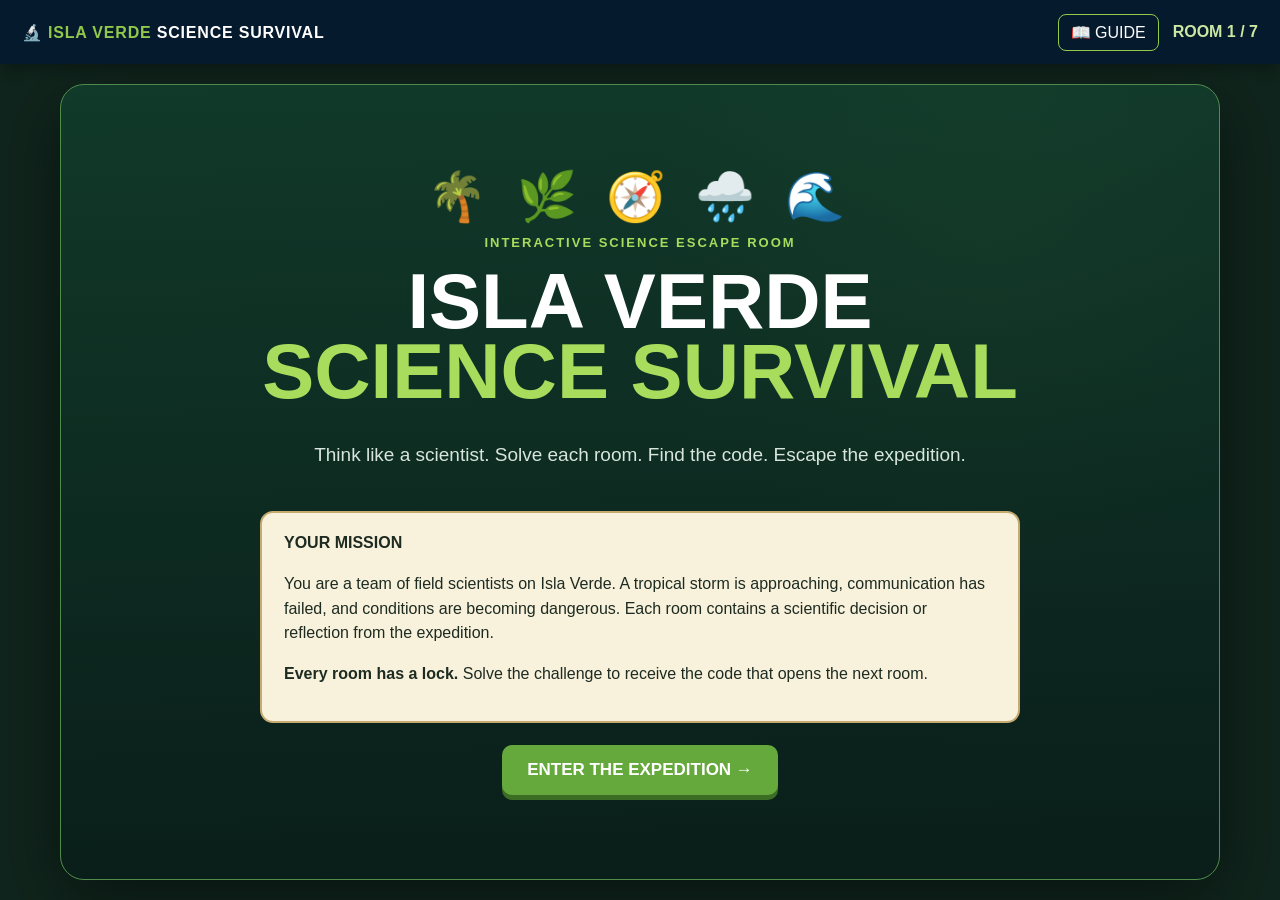
<file: index.html>
<!DOCTYPE html>
<html lang="en">
<head>
<meta charset="UTF-8">
<meta name="viewport" content="width=device-width,initial-scale=1.0">
<title>Science Survival Escape Room</title>
<link rel="stylesheet" href="styles.css">
</head>
<body>
<header class="topbar">
  <div class="brand">🔬 <span>ISLA VERDE</span> SCIENCE SURVIVAL</div>
  <div class="top-actions">
    <button id="guideBtn">📖 GUIDE</button>
    <span id="roomCounter">ROOM 1 / 7</span>
  </div>
</header>

<main>
<section id="startScreen" class="screen active">
  <div class="start-scene">
    <div class="scene-decor">🌴 🌿 🧭 🌧️ 🌊</div>
    <div class="eyebrow">INTERACTIVE SCIENCE ESCAPE ROOM</div>
    <h1>ISLA VERDE<br><span>SCIENCE SURVIVAL</span></h1>
    <p class="lead">Think like a scientist. Solve each room. Find the code. Escape the expedition.</p>
    <div class="mission-box">
      <b>YOUR MISSION</b>
      <p>You are a team of field scientists on Isla Verde. A tropical storm is approaching, communication has failed,
      and conditions are becoming dangerous. Each room contains a scientific decision or reflection from the expedition.</p>
      <p><b>Every room has a lock.</b> Solve the challenge to receive the code that opens the next room.</p>
    </div>
    <button id="startBtn" class="start">ENTER THE EXPEDITION →</button>
  </div>
</section>

<section id="gameScreen" class="screen">
  <div class="progress">
    <div class="progress-text"><b id="roomName">Room 1</b><span id="roomCounter2">1 / 7</span></div>
    <div class="progress-bar"><i id="progressBar"></i></div>
  </div>
  <div id="room" class="room"></div>
</section>

<section id="finishScreen" class="screen">
  <div class="finish-scene">
    <div class="scene-decor">🎉 🔬 🌎 🎉</div>
    <div class="eyebrow">FINAL ROOM</div>
    <h1>RESEARCH STATION<br><span>REACHED!</span></h1>
    <p class="lead">Your team survived the expedition by observing, reasoning, adapting, and using evidence.</p>
    <div class="final-code"><small>FINAL EXPEDITION CODE</small><strong id="finalCode">—</strong></div>
    <p id="timeResult"></p>
    <button id="againBtn" class="start">START ANOTHER EXPEDITION</button>
  </div>
</section>
</main>

<div id="guideModal" class="modal hidden">
  <div class="modal-card">
    <button id="closeGuide" class="close">×</button>
    <h2>📖 Mission Guide</h2>
    <p><b>How to play:</b> Each room has one challenge. Solve it, submit your answer, and receive the code for the next room.</p>
    <p><b>Decision process:</b> Read → Choose → Defend → Adapt → Analyze → Compare → Reflect.</p>
    <p><b>Team language:</b> “We chose this because…” • “Our evidence suggests…” • “This decision matters because…”</p>
    <p><b>Teacher tip:</b> Students can work in teams and enter the code together. The codes can also be printed and placed around the classroom as physical locks.</p>
  </div>
</div>

<script src="app.js"></script>
</body>
</html>
</file>
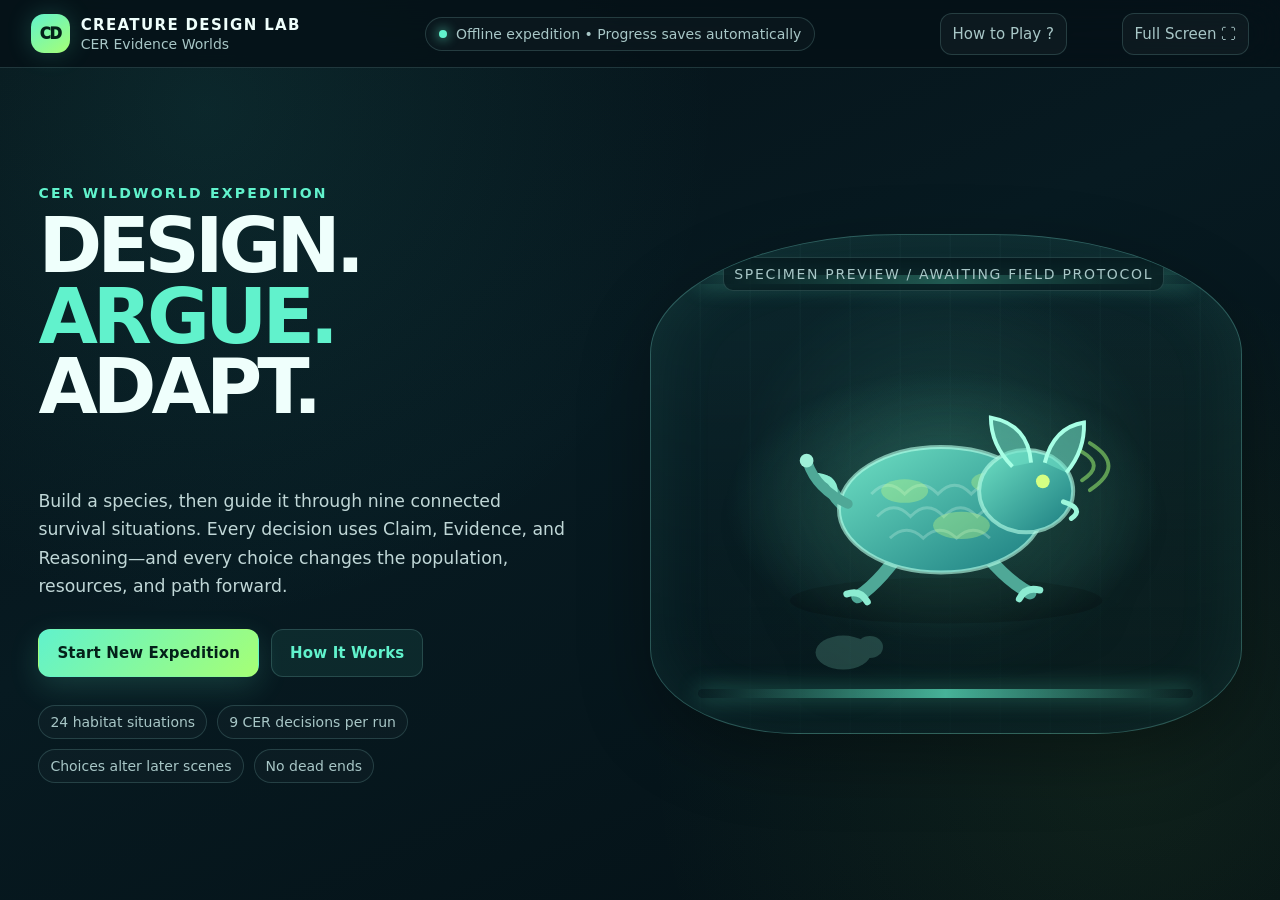
<file: creature-design-lab/index.html>
<!DOCTYPE html>
<html lang="en">
<head>
  <meta charset="UTF-8" />
  <meta name="viewport" content="width=device-width, initial-scale=1.0, viewport-fit=cover" />
  <meta name="theme-color" content="#07151b" />
  <title>Creature Design Lab — CER Evidence Worlds</title>
  <style>
    :root {
      --bg: #061117;
      --bg-2: #0a1c24;
      --panel: rgba(13, 35, 44, 0.88);
      --panel-2: rgba(20, 48, 58, 0.9);
      --line: rgba(157, 226, 222, 0.18);
      --line-strong: rgba(157, 226, 222, 0.38);
      --text: #effffc;
      --muted: #a8c7c7;
      --accent: #61f2cc;
      --accent-2: #a6ff75;
      --warning: #ffd166;
      --danger: #ff7676;
      --good: #76f39b;
      --shadow: 0 24px 70px rgba(0, 0, 0, 0.32);
      --radius: 22px;
      --radius-sm: 14px;
      --topbar: 68px;
    }

    * { box-sizing: border-box; }

    html, body {
      margin: 0;
      min-height: 100%;
      background:
        radial-gradient(circle at 16% 12%, rgba(50, 183, 171, 0.12), transparent 32rem),
        radial-gradient(circle at 88% 84%, rgba(142, 218, 74, 0.08), transparent 30rem),
        linear-gradient(155deg, #061117 0%, #071a21 46%, #041015 100%);
      color: var(--text);
      font-family: Inter, ui-sans-serif, system-ui, -apple-system, BlinkMacSystemFont, "Segoe UI", sans-serif;
      overflow-x: hidden;
    }

    body::before {
      content: "";
      position: fixed;
      inset: 0;
      pointer-events: none;
      opacity: 0.22;
      background-image:
        linear-gradient(rgba(255,255,255,0.025) 1px, transparent 1px),
        linear-gradient(90deg, rgba(255,255,255,0.02) 1px, transparent 1px);
      background-size: 42px 42px;
      mask-image: linear-gradient(to bottom, black, transparent 85%);
    }

    button, input { font: inherit; }
    button { color: inherit; }

    button:focus-visible,
    input:focus-visible {
      outline: 3px solid rgba(97, 242, 204, 0.55);
      outline-offset: 3px;
    }

    .app { min-height: 100vh; position: relative; }

    .topbar {
      position: sticky;
      top: 0;
      z-index: 50;
      min-height: var(--topbar);
      padding: 10px clamp(14px, 2.4vw, 34px);
      display: flex;
      align-items: center;
      gap: 18px;
      background: rgba(5, 17, 23, 0.84);
      border-bottom: 1px solid var(--line);
      backdrop-filter: blur(18px);
    }

    .brand {
      border: 0;
      background: transparent;
      padding: 0;
      display: flex;
      align-items: center;
      gap: 11px;
      cursor: pointer;
      text-align: left;
      min-width: max-content;
    }

    .brand-mark {
      width: 39px;
      height: 39px;
      display: grid;
      place-items: center;
      border-radius: 13px;
      color: #042119;
      font-weight: 950;
      letter-spacing: -0.08em;
      background: linear-gradient(145deg, var(--accent), var(--accent-2));
      box-shadow: 0 0 26px rgba(97, 242, 204, 0.2);
    }

    .brand-copy strong {
      display: block;
      font-size: 0.92rem;
      letter-spacing: 0.09em;
      text-transform: uppercase;
    }

    .brand-copy span {
      display: block;
      color: var(--muted);
      font-size: 0.72rem;
      margin-top: 2px;
    }

    .top-status {
      flex: 1;
      display: flex;
      justify-content: center;
      min-width: 0;
    }

    .status-pill {
      max-width: 500px;
      padding: 8px 13px;
      display: flex;
      align-items: center;
      gap: 9px;
      border: 1px solid var(--line);
      border-radius: 999px;
      color: var(--muted);
      background: rgba(255,255,255,0.025);
      font-size: 0.8rem;
      white-space: nowrap;
      overflow: hidden;
      text-overflow: ellipsis;
    }

    .status-dot {
      width: 8px;
      height: 8px;
      flex: 0 0 auto;
      border-radius: 50%;
      background: var(--accent);
      box-shadow: 0 0 12px var(--accent);
    }

    .top-actions { display: flex; gap: 8px; }

    .icon-btn,
    .small-btn,
    .ghost-btn,
    .primary-btn,
    .secondary-btn,
    .danger-btn {
      border: 1px solid var(--line);
      border-radius: 12px;
      cursor: pointer;
      transition: transform 150ms ease, border-color 150ms ease, background 150ms ease, opacity 150ms ease;
    }

    .icon-btn,
    .small-btn {
      min-height: 42px;
      padding: 9px 12px;
      background: rgba(255,255,255,0.035);
      color: var(--muted);
    }

    .icon-btn:hover,
    .small-btn:hover,
    .ghost-btn:hover,
    .secondary-btn:hover {
      transform: translateY(-1px);
      border-color: var(--line-strong);
      background: rgba(255,255,255,0.065);
      color: var(--text);
    }

    .primary-btn,
    .secondary-btn,
    .ghost-btn,
    .danger-btn {
      min-height: 48px;
      padding: 12px 18px;
      font-weight: 800;
      letter-spacing: 0.01em;
    }

    .primary-btn {
      border-color: transparent;
      color: #042019;
      background: linear-gradient(135deg, var(--accent), var(--accent-2));
      box-shadow: 0 10px 30px rgba(97, 242, 204, 0.16);
    }

    .primary-btn:hover { transform: translateY(-2px); filter: brightness(1.06); }

    .secondary-btn { background: rgba(97, 242, 204, 0.08); color: var(--accent); }
    .ghost-btn { background: transparent; color: var(--muted); }
    .danger-btn { background: rgba(255, 118, 118, 0.09); color: #ffadad; border-color: rgba(255, 118, 118, 0.25); }

    button:disabled {
      cursor: not-allowed;
      opacity: 0.42;
      transform: none !important;
      filter: none !important;
    }

    .screen {
      width: min(1500px, 100%);
      min-height: calc(100vh - var(--topbar));
      margin: 0 auto;
      padding: clamp(20px, 3vw, 44px);
      position: relative;
      z-index: 1;
    }

    .eyebrow {
      margin: 0 0 10px;
      color: var(--accent);
      font-size: 0.76rem;
      font-weight: 900;
      letter-spacing: 0.16em;
      text-transform: uppercase;
    }

    h1, h2, h3, p { margin-top: 0; }
    h1 { font-size: clamp(2.55rem, 6vw, 5.8rem); line-height: 0.92; letter-spacing: -0.065em; }
    h2 { font-size: clamp(1.7rem, 3vw, 3rem); line-height: 1; letter-spacing: -0.04em; }
    h3 { font-size: 1.08rem; }
    .muted { color: var(--muted); }

    .home-grid {
      min-height: calc(100vh - var(--topbar) - 2 * clamp(20px, 3vw, 44px));
      display: grid;
      grid-template-columns: minmax(0, 0.95fr) minmax(430px, 1.05fr);
      align-items: center;
      gap: clamp(30px, 6vw, 90px);
    }

    .home-copy { max-width: 690px; }
    .home-title span { color: var(--accent); }
    .home-lede { max-width: 630px; font-size: clamp(1rem, 1.35vw, 1.22rem); line-height: 1.65; color: #c0d7d7; }

    .home-actions { display: flex; flex-wrap: wrap; gap: 12px; margin-top: 28px; }
    .home-actions .primary-btn { min-width: 210px; }

    .feature-row { display: flex; flex-wrap: wrap; gap: 10px; margin-top: 28px; }
    .feature-chip {
      padding: 8px 11px;
      border: 1px solid var(--line);
      border-radius: 999px;
      color: var(--muted);
      background: rgba(255,255,255,0.025);
      font-size: 0.82rem;
    }

    .resume-card {
      margin-top: 23px;
      padding: 15px 16px;
      display: flex;
      align-items: center;
      justify-content: space-between;
      gap: 16px;
      border: 1px solid rgba(97, 242, 204, 0.23);
      border-radius: 16px;
      background: rgba(97, 242, 204, 0.06);
      max-width: 620px;
    }

    .resume-card strong { display: block; font-size: 0.95rem; }
    .resume-card span { color: var(--muted); font-size: 0.8rem; }

    .tank-wrap {
      position: relative;
      min-height: 520px;
      display: grid;
      place-items: center;
    }

    .tank-glow {
      position: absolute;
      width: 76%;
      aspect-ratio: 1;
      border-radius: 50%;
      background: radial-gradient(circle, rgba(97,242,204,0.18), transparent 68%);
      filter: blur(10px);
    }

    .tank {
      width: min(100%, 680px);
      min-height: 500px;
      position: relative;
      display: grid;
      place-items: center;
      border: 1px solid rgba(134, 242, 224, 0.28);
      border-radius: 42% 42% 25% 25% / 24% 24% 17% 17%;
      background:
        linear-gradient(180deg, rgba(83, 205, 193, 0.07), rgba(6, 24, 30, 0.65)),
        repeating-linear-gradient(90deg, transparent 0 48px, rgba(117, 226, 215, 0.025) 49px 50px);
      box-shadow: inset 0 0 70px rgba(97,242,204,0.08), var(--shadow);
      overflow: hidden;
    }

    .tank::before,
    .tank::after {
      content: "";
      position: absolute;
      left: 8%;
      right: 8%;
      height: 9px;
      border-radius: 999px;
      background: linear-gradient(90deg, transparent, rgba(97,242,204,0.7), transparent);
      box-shadow: 0 0 22px rgba(97,242,204,0.4);
    }

    .tank::before { top: 8%; }
    .tank::after { bottom: 7%; }

    .tank-label {
      position: absolute;
      left: 72px;
      top: 22px;
      padding: 8px 10px;
      border: 1px solid var(--line);
      border-radius: 10px;
      color: var(--muted);
      background: rgba(3, 15, 20, 0.55);
      font-size: 0.72rem;
      letter-spacing: 0.12em;
      text-transform: uppercase;
    }

    .creature-svg { width: 100%; height: auto; overflow: visible; filter: drop-shadow(0 18px 20px rgba(0,0,0,0.25)); }
    .tank .creature-svg { width: 92%; max-width: 620px; animation: float 4s ease-in-out infinite; }

    @keyframes float { 50% { transform: translateY(-9px); } }

    .builder-shell {
      display: grid;
      grid-template-columns: minmax(0, 1.25fr) minmax(360px, 0.75fr);
      gap: 24px;
      align-items: start;
    }

    .panel {
      border: 1px solid var(--line);
      border-radius: var(--radius);
      background: linear-gradient(145deg, rgba(15, 38, 47, 0.92), rgba(8, 26, 33, 0.88));
      box-shadow: var(--shadow);
    }

    .builder-main { padding: clamp(20px, 2.4vw, 34px); }
    .preview-panel { padding: 18px; position: sticky; top: calc(var(--topbar) + 18px); }

    .builder-topline {
      display: flex;
      align-items: flex-start;
      justify-content: space-between;
      gap: 18px;
      margin-bottom: 22px;
    }

    .step-kicker { color: var(--accent); font-weight: 800; font-size: 0.78rem; letter-spacing: 0.12em; text-transform: uppercase; }
    .builder-topline h2 { margin: 5px 0 7px; }
    .builder-topline p { color: var(--muted); margin-bottom: 0; max-width: 680px; }

    .budget-box {
      min-width: 168px;
      padding: 11px 13px;
      border: 1px solid var(--line);
      border-radius: 14px;
      background: rgba(0,0,0,0.15);
    }

    .budget-line { display: flex; justify-content: space-between; gap: 10px; font-size: 0.78rem; color: var(--muted); }
    .budget-line strong { color: var(--text); }
    .budget-bar { height: 8px; margin-top: 9px; border-radius: 999px; background: rgba(255,255,255,0.07); overflow: hidden; }
    .budget-fill { height: 100%; border-radius: inherit; background: linear-gradient(90deg, var(--accent), var(--accent-2)); transition: width 250ms ease; }
    .budget-fill.over { background: linear-gradient(90deg, var(--warning), var(--danger)); }

    .category-nav {
      display: grid;
      grid-template-columns: repeat(7, 1fr);
      gap: 7px;
      margin-bottom: 22px;
    }

    .category-step {
      min-width: 0;
      padding: 9px 6px;
      border: 1px solid var(--line);
      border-radius: 11px;
      background: rgba(255,255,255,0.025);
      color: var(--muted);
      cursor: pointer;
      text-align: center;
      font-size: 0.72rem;
      transition: 150ms ease;
    }

    .category-step .step-number {
      width: 21px;
      height: 21px;
      margin: 0 auto 5px;
      display: grid;
      place-items: center;
      border-radius: 50%;
      background: rgba(255,255,255,0.07);
      font-weight: 900;
      font-size: 0.67rem;
    }

    .category-step.active { color: var(--text); border-color: rgba(97,242,204,0.5); background: rgba(97,242,204,0.08); }
    .category-step.done .step-number { color: #042019; background: var(--accent); }

    .trait-grid {
      display: grid;
      grid-template-columns: repeat(2, minmax(0, 1fr));
      gap: 12px;
    }

    .trait-card {
      position: relative;
      min-height: 145px;
      padding: 17px;
      border: 1px solid var(--line);
      border-radius: 17px;
      background: rgba(255,255,255,0.025);
      text-align: left;
      cursor: pointer;
      transition: transform 150ms ease, border-color 150ms ease, background 150ms ease, box-shadow 150ms ease;
    }

    .trait-card:hover { transform: translateY(-2px); border-color: var(--line-strong); background: rgba(255,255,255,0.045); }
    .trait-card.selected { border-color: rgba(97,242,204,0.66); background: linear-gradient(145deg, rgba(97,242,204,0.12), rgba(166,255,117,0.045)); box-shadow: inset 0 0 0 1px rgba(97,242,204,0.12); }

    .trait-head { display: flex; align-items: flex-start; justify-content: space-between; gap: 12px; }
    .trait-card h3 { margin: 0; }
    .cost-chip { flex: 0 0 auto; padding: 4px 8px; border-radius: 999px; background: rgba(255,209,102,0.11); color: var(--warning); font-size: 0.72rem; font-weight: 900; }
    .trait-card p { margin: 9px 0 11px; color: var(--muted); font-size: 0.85rem; line-height: 1.45; }
    .trait-effects { display: flex; flex-wrap: wrap; gap: 6px; }
    .effect-good, .effect-bad { padding: 4px 7px; border-radius: 8px; font-size: 0.69rem; font-weight: 750; }
    .effect-good { color: #a9f7bb; background: rgba(118,243,155,0.08); }
    .effect-bad { color: #ffb2b2; background: rgba(255,118,118,0.08); }

    .builder-footer {
      display: flex;
      justify-content: space-between;
      align-items: center;
      flex-wrap: wrap;
      gap: 12px;
      margin-top: 22px;
      padding-top: 18px;
      border-top: 1px solid var(--line);
    }

    .builder-footer-group { display: flex; gap: 9px; flex-wrap: wrap; }

    .preview-stage {
      min-height: 360px;
      position: relative;
      display: grid;
      place-items: center;
      overflow: hidden;
      border-radius: 18px;
      border: 1px solid var(--line);
      background:
        radial-gradient(circle at 50% 45%, rgba(97,242,204,0.14), transparent 45%),
        linear-gradient(180deg, rgba(21, 54, 64, 0.8), rgba(7, 25, 31, 0.9));
    }

    .preview-stage::before {
      content: "GENOME PREVIEW";
      position: absolute;
      left: 14px;
      top: 13px;
      color: rgba(192, 222, 221, 0.56);
      font-size: 0.68rem;
      font-weight: 900;
      letter-spacing: 0.14em;
    }

    .preview-stage .creature-svg { width: 95%; max-width: 540px; }

    .genome-summary { margin-top: 14px; display: grid; gap: 8px; }
    .summary-row { display: flex; justify-content: space-between; gap: 14px; padding: 8px 10px; border-radius: 10px; background: rgba(255,255,255,0.025); font-size: 0.78rem; }
    .summary-row span { color: var(--muted); }
    .summary-row strong { text-align: right; }

    .review-grid {
      display: grid;
      grid-template-columns: repeat(2, minmax(0,1fr));
      gap: 10px;
      margin-top: 16px;
    }

    .review-trait {
      padding: 12px;
      border: 1px solid var(--line);
      border-radius: 13px;
      background: rgba(255,255,255,0.025);
      cursor: pointer;
    }

    .review-trait span { display: block; color: var(--muted); font-size: 0.69rem; text-transform: uppercase; letter-spacing: 0.09em; }
    .review-trait strong { display: block; margin-top: 4px; }

    .name-field { margin-top: 16px; }
    .name-field label { display: block; color: var(--muted); font-size: 0.78rem; margin-bottom: 7px; }
    .name-row { display: flex; gap: 8px; }
    .name-field input {
      width: 100%;
      min-height: 48px;
      padding: 11px 13px;
      border: 1px solid var(--line);
      border-radius: 12px;
      color: var(--text);
      background: rgba(0,0,0,0.22);
    }

    .warning-box, .info-box {
      margin-top: 14px;
      padding: 12px 14px;
      border-radius: 12px;
      font-size: 0.82rem;
      line-height: 1.5;
    }
    .warning-box { color: #ffe8ad; background: rgba(255,209,102,0.09); border: 1px solid rgba(255,209,102,0.2); }
    .info-box { color: #bcefe5; background: rgba(97,242,204,0.07); border: 1px solid rgba(97,242,204,0.16); }

    .trial-shell { display: grid; gap: 18px; }

    .trial-progress {
      display: grid;
      grid-template-columns: repeat(3, 1fr);
      gap: 10px;
    }

    .trial-node {
      position: relative;
      padding: 11px 13px;
      border: 1px solid var(--line);
      border-radius: 13px;
      color: var(--muted);
      background: rgba(255,255,255,0.025);
      font-size: 0.78rem;
    }

    .trial-node strong { display: block; color: inherit; }
    .trial-node.active { color: var(--text); border-color: rgba(97,242,204,0.5); background: rgba(97,242,204,0.08); }
    .trial-node.done { color: #bcefc8; border-color: rgba(118,243,155,0.25); }

    .trial-layout {
      display: grid;
      grid-template-columns: minmax(0, 1.35fr) minmax(360px, 0.65fr);
      gap: 18px;
      align-items: start;
    }

    .result-trial-layout {
      grid-template-columns: minmax(0, 0.92fr) minmax(560px, 1.08fr);
    }

    .habitat-scene {
      min-height: 535px;
      height: clamp(535px, calc(100vh - var(--topbar) - 150px), 650px);
      position: sticky;
      top: calc(var(--topbar) + 18px);
      overflow: hidden;
      border-radius: var(--radius);
      border: 1px solid var(--line);
      box-shadow: var(--shadow);
      isolation: isolate;
    }

    .habitat-scene::after {
      content: "";
      position: absolute;
      inset: 0;
      pointer-events: none;
      background: linear-gradient(180deg, transparent 55%, rgba(0,0,0,0.35));
      z-index: 7;
    }

    .scene-sky, .scene-ground, .scene-decor, .weather-layer, .field-creature { position: absolute; }
    .scene-sky { inset: 0; z-index: 0; }
    .scene-ground { left: -5%; right: -5%; bottom: -8%; height: 37%; z-index: 2; }
    .scene-decor { inset: 0; z-index: 3; pointer-events: none; }
    .weather-layer { inset: 0; z-index: 5; pointer-events: none; overflow: hidden; }

    .field-creature {
      width: min(48%, 500px);
      left: 25%;
      bottom: 11%;
      z-index: 6;
      transform-origin: 50% 100%;
      filter: drop-shadow(0 20px 14px rgba(0,0,0,0.42));
    }

    .habitat-scene.sim-running .field-creature { animation: trialMove 2.45s ease-in-out both; }
    @keyframes trialMove {
      0% { transform: translateX(-14%) scale(0.96); }
      35% { transform: translateX(8%) scale(1.02) rotate(-1deg); }
      70% { transform: translateX(-3%) scale(0.98) rotate(1deg); }
      100% { transform: translateX(10%) scale(1); }
    }

    .scene-desert .scene-sky { background: linear-gradient(#ffb05d, #d96245 55%, #8f3d3a); }
    .scene-desert .scene-sky::before { content:""; position:absolute; width:110px; height:110px; border-radius:50%; right:10%; top:10%; background:#ffe69b; box-shadow:0 0 45px #ffd17b; }
    .scene-desert .scene-ground { background: radial-gradient(ellipse at 30% 20%, #efad5c 0 32%, transparent 33%), radial-gradient(ellipse at 70% 18%, #d98647 0 38%, transparent 39%), linear-gradient(#cf7044,#8d3f37); border-radius: 50% 50% 0 0; }

    .scene-polar .scene-sky { background: linear-gradient(#8ec9e5, #bfdce7 58%, #89a9ba); }
    .scene-polar .scene-ground { background: linear-gradient(170deg, #e8fbff 0 42%, #9fc7da 43% 60%, #f1feff 61%); clip-path: polygon(0 38%, 17% 21%, 35% 43%, 56% 12%, 75% 40%, 100% 21%, 100% 100%, 0 100%); }

    .scene-mangrove .scene-sky { background: linear-gradient(#3d8f91, #235f67 54%, #163d4c); }
    .scene-mangrove .scene-ground { background: linear-gradient(rgba(64,175,169,0.75), #164956); height: 30%; box-shadow: inset 0 15px 22px rgba(168,255,227,0.12); }

    .scene-cavern .scene-sky { background: radial-gradient(circle at 50% 55%, #1e4450, #09141c 68%); }
    .scene-cavern .scene-ground { background: linear-gradient(#23343b,#0a1116); clip-path: polygon(0 25%, 18% 5%, 35% 24%, 52% 2%, 73% 22%, 100% 7%, 100% 100%, 0 100%); }

    .scene-canopy .scene-sky { background: linear-gradient(#58a96e, #1c684f 52%, #11443c); }
    .scene-canopy .scene-ground { background: linear-gradient(#315a38,#0e2d29); clip-path: polygon(0 35%, 18% 24%, 35% 42%, 57% 18%, 74% 39%, 100% 22%, 100% 100%, 0 100%); }

    .scene-caldera .scene-sky { background: linear-gradient(#692e2e, #241c23 55%, #100f15); }
    .scene-caldera .scene-ground { background: linear-gradient(170deg, #282329 0 44%, #fb6b35 45% 49%, #19161b 50% 70%, #ff8c42 71% 74%, #151319 75%); clip-path: polygon(0 25%, 17% 12%, 31% 31%, 48% 7%, 66% 26%, 82% 10%, 100% 27%, 100% 100%, 0 100%); }

    .scene-metro .scene-sky { background: linear-gradient(#584578, #25284f 55%, #10182c); }
    .scene-metro .scene-ground { background: linear-gradient(#343541,#11151f); height: 28%; }

    .scene-highlands .scene-sky { background: linear-gradient(#70a4b8, #637b8f 55%, #394a5a); }
    .scene-highlands .scene-ground { background: linear-gradient(165deg,#a6bbc0,#4b6671 48%,#263f4d 49%); clip-path: polygon(0 42%, 16% 13%, 31% 38%, 52% 4%, 70% 40%, 87% 16%, 100% 36%, 100% 100%, 0 100%); }

    .tree-trunk { position:absolute; bottom:22%; width:35px; height:62%; background:linear-gradient(90deg,#173c30,#385b3a,#123126); border-radius:45% 35% 10% 10%; }
    .tree-trunk::before { content:""; position:absolute; width:170px; height:100px; border-radius:50%; background:rgba(39,113,61,0.86); left:-68px; top:-30px; box-shadow:60px 25px 0 rgba(27,91,57,0.75), -45px 25px 0 rgba(38,124,68,0.7); }
    .mangrove-root { position:absolute; bottom:18%; width:18px; height:250px; background:#302e27; transform:rotate(22deg); border-radius:50%; transform-origin:bottom; }
    .building { position:absolute; bottom:27%; width:100px; background:linear-gradient(#343a5a,#1b2239); border:1px solid rgba(255,255,255,0.08); box-shadow:inset 0 0 0 6px rgba(0,0,0,0.12); }
    .building::after { content:""; position:absolute; inset:15px; background:repeating-linear-gradient(90deg, rgba(255,220,130,0.5) 0 7px, transparent 8px 19px), repeating-linear-gradient(0deg, rgba(255,220,130,0.45) 0 6px, transparent 7px 20px); opacity:.5; }
    .stalactite { position:absolute; top:-1px; width:52px; height:150px; background:linear-gradient(#17262c,#293c42); clip-path:polygon(0 0,100% 0,56% 100%); }
    .ash-spire { position:absolute; bottom:23%; width:80px; height:190px; background:#211c22; clip-path:polygon(50% 0,100% 100%,0 100%); }

    .particle { position:absolute; top:-12%; width:5px; height:5px; border-radius:50%; opacity:.75; animation:fall linear infinite; }
    @keyframes fall { to { transform:translateY(720px) translateX(35px) rotate(180deg); } }
    .rain { width:2px; height:24px; border-radius:2px; background:rgba(190,255,249,0.55); }
    .snow { background:#fff; box-shadow:0 0 8px rgba(255,255,255,.7); }
    .ash { background:#42343a; }
    .dust { background:#ffc181; }

    .scene-info {
      position: absolute;
      left: 18px;
      right: 18px;
      top: 18px;
      z-index: 10;
      display: flex;
      justify-content: space-between;
      align-items: flex-start;
      gap: 16px;
      pointer-events: none;
    }

    .scene-label {
      padding: 10px 12px;
      border-radius: 12px;
      color: white;
      background: rgba(4, 16, 20, 0.56);
      border: 1px solid rgba(255,255,255,0.14);
      backdrop-filter: blur(10px);
      text-shadow: 0 2px 10px rgba(0,0,0,0.35);
    }

    .scene-label span { display:block; font-size:.68rem; text-transform:uppercase; letter-spacing:.12em; opacity:.75; }
    .scene-label strong { display:block; margin-top:3px; font-size:1rem; }

    .simulation-overlay {
      position: absolute;
      inset: 0;
      z-index: 20;
      display: grid;
      place-items: center;
      padding: 20px;
      background: rgba(3, 13, 17, 0.54);
      backdrop-filter: blur(5px);
    }

    .simulation-card {
      width: min(430px, 92%);
      padding: 24px;
      text-align: center;
      border: 1px solid rgba(97,242,204,0.34);
      border-radius: 20px;
      background: rgba(7, 25, 31, 0.9);
      box-shadow: 0 25px 70px rgba(0,0,0,0.35);
    }

    .scan-ring {
      width: 74px;
      height: 74px;
      margin: 0 auto 16px;
      border: 4px solid rgba(97,242,204,0.14);
      border-top-color: var(--accent);
      border-radius: 50%;
      animation: spin 0.9s linear infinite;
    }
    @keyframes spin { to { transform: rotate(360deg); } }

    .trial-panel { padding: 23px; display: flex; flex-direction: column; min-height: 535px; }
    .trial-panel h2 { margin-bottom: 9px; }
    .event-card { margin: 6px 0 14px; padding: 12px 13px; border-left: 3px solid var(--warning); border-radius: 0 12px 12px 0; background: rgba(255,209,102,0.07); }
    .event-card strong { display:block; margin-bottom:4px; }
    .event-card span { color: var(--muted); font-size: .82rem; line-height:1.45; }

    .challenge-row { display:flex; flex-wrap:wrap; gap:7px; margin: 5px 0 16px; }
    .challenge-chip { padding: 6px 9px; border-radius:999px; background:rgba(255,255,255,.045); border:1px solid var(--line); color:#c9dddd; font-size:.72rem; }
    .challenge-chip b { color:var(--warning); letter-spacing:.08em; }

    .population-box { margin-bottom: 16px; padding: 11px 12px; border:1px solid var(--line); border-radius:13px; background:rgba(0,0,0,.13); }
    .population-head { display:flex; justify-content:space-between; gap:12px; color:var(--muted); font-size:.76rem; }
    .population-head strong { color:var(--text); }
    .population-bar { height:9px; margin-top:9px; border-radius:999px; overflow:hidden; background:rgba(255,255,255,.07); }
    .population-fill { height:100%; border-radius:inherit; background:linear-gradient(90deg,#57cfce,#9efa78); transition:width .35s ease; }

    .action-label { margin-bottom:9px; color:var(--muted); font-size:.75rem; font-weight:850; text-transform:uppercase; letter-spacing:.1em; }
    .action-list { display:grid; gap:9px; }
    .action-card { padding:13px; border:1px solid var(--line); border-radius:13px; background:rgba(255,255,255,.025); cursor:pointer; text-align:left; transition:150ms ease; }
    .action-card:hover { border-color:var(--line-strong); background:rgba(255,255,255,.05); }
    .action-card.selected { border-color:rgba(97,242,204,.6); background:rgba(97,242,204,.09); }
    .action-card strong { display:flex; justify-content:space-between; gap:12px; }
    .action-card strong span { color:var(--accent); font-size:.68rem; text-transform:uppercase; letter-spacing:.08em; }
    .action-card p { margin:6px 0 0; color:var(--muted); font-size:.79rem; line-height:1.4; }
    .trial-cta { margin-top:auto; padding-top:16px; }
    .trial-cta .primary-btn { width:100%; }

    .result-card { padding: 22px; }
    .result-layout { display:grid; grid-template-columns:minmax(230px,.65fr) minmax(0,1.35fr); gap:24px; align-items:center; }
    .score-gauge { width:210px; aspect-ratio:1; margin:0 auto; display:grid; place-items:center; border-radius:50%; position:relative; background:conic-gradient(var(--accent) calc(var(--score) * 1%), rgba(255,255,255,.065) 0); }
    .score-gauge::before { content:""; position:absolute; inset:14px; border-radius:50%; background:#0a2028; box-shadow:inset 0 0 28px rgba(0,0,0,.28); }
    .score-gauge-inner { position:relative; z-index:1; text-align:center; }
    .score-gauge strong { display:block; font-size:3.3rem; line-height:1; letter-spacing:-.06em; }
    .score-gauge span { color:var(--muted); font-size:.74rem; text-transform:uppercase; letter-spacing:.12em; }
    .result-title { margin-bottom:8px; }
    .result-sub { color:var(--muted); line-height:1.55; }

    .factor-columns { display:grid; grid-template-columns:repeat(2,minmax(0,1fr)); gap:10px; margin-top:17px; }
    .factor-box { padding:13px; border-radius:13px; border:1px solid var(--line); background:rgba(255,255,255,.025); }
    .factor-box h3 { margin-bottom:9px; font-size:.82rem; text-transform:uppercase; letter-spacing:.09em; }
    .factor-list { display:grid; gap:7px; }
    .factor-item { display:flex; justify-content:space-between; gap:12px; font-size:.78rem; }
    .factor-item span:first-child { color:var(--muted); }
    .positive { color:var(--good); }
    .negative { color:var(--danger); }
    .neutral { color:var(--warning); }
    .result-actions { display:flex; justify-content:flex-end; gap:10px; margin-top:18px; flex-wrap:wrap; }

    .final-shell { display:grid; gap:18px; }
    .final-hero { padding: clamp(24px,3vw,42px); display:grid; grid-template-columns:minmax(0,1fr) minmax(340px,.58fr); gap:30px; align-items:center; }
    .final-scoreline { display:flex; align-items:flex-end; gap:14px; margin:15px 0; }
    .final-scoreline strong { font-size:clamp(4rem,9vw,7rem); line-height:.78; letter-spacing:-.08em; color:var(--accent); }
    .final-scoreline span { color:var(--muted); padding-bottom:5px; }
    .final-hero p { color:var(--muted); line-height:1.6; max-width:720px; }
    .classification { display:inline-flex; align-items:center; gap:8px; padding:8px 11px; border:1px solid rgba(166,255,117,.25); border-radius:999px; color:#c8ffa9; background:rgba(166,255,117,.07); font-weight:850; font-size:.78rem; }
    .final-creature { min-height:340px; display:grid; place-items:center; border:1px solid var(--line); border-radius:20px; background:radial-gradient(circle,rgba(97,242,204,.12),transparent 60%); }
    .final-creature .creature-svg { width:95%; }

    .world-results { display:grid; grid-template-columns:repeat(3,minmax(0,1fr)); gap:12px; }
    .world-card { padding:17px; border:1px solid var(--line); border-radius:17px; background:rgba(255,255,255,.025); }
    .world-card-head { display:flex; justify-content:space-between; gap:12px; align-items:flex-start; }
    .world-card h3 { margin:0; }
    .world-score { font-size:1.75rem; font-weight:950; color:var(--accent); }
    .world-card p { margin:8px 0 0; color:var(--muted); font-size:.82rem; line-height:1.45; }
    .mini-bar { height:7px; margin-top:13px; overflow:hidden; border-radius:999px; background:rgba(255,255,255,.07); }
    .mini-bar span { display:block; height:100%; border-radius:inherit; background:linear-gradient(90deg,var(--accent),var(--accent-2)); }
    .final-actions { display:flex; flex-wrap:wrap; justify-content:center; gap:10px; padding:5px 0 8px; }

    .modal-backdrop {
      position: fixed;
      inset: 0;
      z-index: 100;
      padding: 20px;
      display: grid;
      place-items: center;
      background: rgba(1, 8, 11, 0.72);
      backdrop-filter: blur(8px);
    }

    .modal {
      width: min(620px, 100%);
      max-height: min(760px, 92vh);
      overflow:auto;
      padding: 24px;
      border: 1px solid var(--line-strong);
      border-radius: 22px;
      background: #0b222b;
      box-shadow: 0 30px 90px rgba(0,0,0,.48);
    }

    .modal-head { display:flex; justify-content:space-between; align-items:flex-start; gap:16px; }
    .modal-head h2 { font-size:1.7rem; }
    .close-btn { width:38px; height:38px; border:1px solid var(--line); border-radius:11px; background:rgba(255,255,255,.035); cursor:pointer; }
    .how-grid { display:grid; gap:10px; margin-top:16px; }
    .how-step { display:grid; grid-template-columns:36px 1fr; gap:12px; padding:12px; border-radius:13px; background:rgba(255,255,255,.025); border:1px solid var(--line); }
    .how-step b { width:31px; height:31px; display:grid; place-items:center; border-radius:10px; color:#042019; background:var(--accent); }
    .how-step strong { display:block; margin-bottom:4px; }
    .how-step span { color:var(--muted); font-size:.84rem; line-height:1.45; }
    .modal-actions { display:flex; justify-content:flex-end; gap:10px; margin-top:18px; }

    .toast {
      position: fixed;
      left: 50%;
      bottom: 22px;
      z-index: 120;
      transform: translate(-50%, 18px);
      padding: 10px 14px;
      border: 1px solid var(--line-strong);
      border-radius: 999px;
      color: var(--text);
      background: rgba(8, 29, 36, 0.95);
      box-shadow: var(--shadow);
      opacity: 0;
      pointer-events: none;
      transition: 220ms ease;
      font-size: .82rem;
    }
    .toast.show { opacity:1; transform:translate(-50%,0); }

    .sr-only { position:absolute !important; width:1px !important; height:1px !important; padding:0 !important; margin:-1px !important; overflow:hidden !important; clip:rect(0,0,0,0) !important; white-space:nowrap !important; border:0 !important; }

    @media (max-width: 1050px) {
      .home-grid, .builder-shell, .trial-layout, .final-hero { grid-template-columns: 1fr; }
      .home-grid { padding-top: 25px; }
      .tank-wrap { min-height: 430px; }
      .tank { min-height: 420px; }
      .preview-panel { position: static; }
      .preview-stage { min-height: 330px; }
      .trial-panel { min-height: auto; }
      .result-trial-layout { grid-template-columns: 1fr; }
      .habitat-scene { min-height: 480px; height: 480px; max-height: none; position: relative; top: auto; }
      .final-creature { min-height:300px; }
    }

    @media (max-width: 760px) {
      .screen { padding: 16px; }
      .brand-copy span, .top-status, .help-label { display:none; }
      .topbar { gap:9px; padding:9px 12px; }
      .top-actions { margin-left:auto; }
      .icon-btn { padding:8px 10px; }
      .home-grid { min-height:auto; }
      .tank-wrap { min-height:340px; }
      .tank { min-height:330px; }
      .category-nav { grid-template-columns: repeat(4,1fr); }
      .trait-grid, .review-grid, .factor-columns, .world-results, .result-layout { grid-template-columns:1fr; }
      .builder-topline { flex-direction:column; }
      .budget-box { width:100%; }
      .habitat-scene { min-height:390px; height:390px; }
      .field-creature { width:65%; left:17%; }
      .trial-progress { gap:6px; }
      .trial-node { padding:8px; font-size:.69rem; }
      .scene-info { left:10px; right:10px; top:10px; }
      .result-actions, .modal-actions { justify-content:stretch; }
      .result-actions button, .modal-actions button { flex:1; }
      .final-scoreline strong { font-size:4.8rem; }
    }


    /* CER expedition expansion */
    .cer-layout { grid-template-columns: minmax(0, 1.08fr) minmax(430px, .92fr); }
    .cer-panel {
      min-height: 535px;
      max-height: clamp(535px, calc(100vh - var(--topbar) - 150px), 650px);
      overflow-y: auto;
      scrollbar-width: thin;
      scrollbar-color: rgba(97,242,204,.35) transparent;
      padding: 21px;
    }
    .cer-panel::-webkit-scrollbar { width: 8px; }
    .cer-panel::-webkit-scrollbar-thumb { background: rgba(97,242,204,.28); border-radius: 999px; }
    .expedition-kicker { display:flex; justify-content:space-between; gap:12px; align-items:center; }
    .situation-count { color:var(--muted); font-size:.72rem; font-weight:800; letter-spacing:.09em; text-transform:uppercase; }
    .situation-card {
      margin: 8px 0 14px;
      padding: 13px 14px;
      border: 1px solid rgba(255,209,102,.2);
      border-left: 3px solid var(--warning);
      border-radius: 0 13px 13px 0;
      background: linear-gradient(135deg, rgba(255,209,102,.075), rgba(255,255,255,.02));
    }
    .situation-card strong { display:block; margin-bottom:5px; font-size:.9rem; }
    .situation-card p { margin:0; color:var(--muted); font-size:.79rem; line-height:1.48; }
    .continuity-card {
      margin: 0 0 12px;
      padding: 10px 12px;
      display:flex;
      gap:10px;
      align-items:flex-start;
      border-radius:12px;
      border:1px solid rgba(97,242,204,.17);
      background:rgba(97,242,204,.055);
      color:#c7eee7;
      font-size:.76rem;
      line-height:1.45;
    }
    .continuity-card b { color:var(--accent); flex:0 0 auto; }
    .metric-grid { display:grid; grid-template-columns:repeat(3,minmax(0,1fr)); gap:8px; margin:0 0 14px; }
    .metric-card { padding:9px 10px; border:1px solid var(--line); border-radius:12px; background:rgba(0,0,0,.13); }
    .metric-head { display:flex; justify-content:space-between; gap:8px; color:var(--muted); font-size:.68rem; text-transform:uppercase; letter-spacing:.07em; }
    .metric-head strong { color:var(--text); font-size:.76rem; }
    .metric-bar { height:6px; margin-top:7px; overflow:hidden; border-radius:999px; background:rgba(255,255,255,.07); }
    .metric-bar span { display:block; height:100%; border-radius:inherit; transition:width .45s ease; }
    .metric-pop .metric-bar span { background:linear-gradient(90deg,#62d7d3,#9efa78); }
    .metric-energy .metric-bar span { background:linear-gradient(90deg,#60a9ff,#8be6ff); }
    .metric-resource .metric-bar span { background:linear-gradient(90deg,#ffd166,#f3a45a); }
    .cer-steps { display:grid; grid-template-columns:repeat(3,minmax(0,1fr)); gap:7px; margin:2px 0 13px; }
    .cer-step {
      padding:8px 9px;
      display:flex;
      gap:8px;
      align-items:center;
      border:1px solid var(--line);
      border-radius:11px;
      color:var(--muted);
      background:rgba(255,255,255,.02);
      font-size:.68rem;
      font-weight:850;
      text-transform:uppercase;
      letter-spacing:.08em;
    }
    .cer-step b { width:22px; height:22px; display:grid; place-items:center; border-radius:50%; background:rgba(255,255,255,.06); color:inherit; }
    .cer-step.active { color:var(--text); border-color:rgba(97,242,204,.45); background:rgba(97,242,204,.08); }
    .cer-step.done { color:#c6f7ce; border-color:rgba(118,243,155,.22); }
    .cer-section { padding:13px; border:1px solid var(--line); border-radius:14px; background:rgba(255,255,255,.018); }
    .cer-section + .cer-section { margin-top:10px; }
    .cer-section.locked { opacity:.55; }
    .cer-section-head { display:flex; justify-content:space-between; align-items:flex-start; gap:12px; margin-bottom:9px; }
    .cer-letter {
      width:29px; height:29px; flex:0 0 auto; display:grid; place-items:center;
      border-radius:9px; color:#042019; background:linear-gradient(135deg,var(--accent),var(--accent-2));
      font-weight:950;
    }
    .cer-section-copy { flex:1; min-width:0; }
    .cer-section-copy strong { display:block; font-size:.82rem; }
    .cer-section-copy span { display:block; margin-top:2px; color:var(--muted); font-size:.71rem; line-height:1.35; }
    .selection-counter { flex:0 0 auto; color:var(--accent); font-size:.7rem; font-weight:900; }
    .claim-list, .reasoning-list { display:grid; gap:8px; }
    .claim-card, .reasoning-card, .evidence-card {
      width:100%; text-align:left; cursor:pointer; border:1px solid var(--line); color:var(--text);
      background:rgba(255,255,255,.025); transition:transform 150ms ease,border-color 150ms ease,background 150ms ease;
    }
    .claim-card:hover, .reasoning-card:hover, .evidence-card:hover { transform:translateY(-1px); border-color:var(--line-strong); background:rgba(255,255,255,.05); }
    .claim-card { padding:11px 12px; border-radius:12px; }
    .claim-card.selected, .reasoning-card.selected, .evidence-card.selected { border-color:rgba(97,242,204,.62); background:rgba(97,242,204,.09); box-shadow:inset 0 0 0 1px rgba(97,242,204,.08); }
    .claim-title { display:flex; justify-content:space-between; align-items:flex-start; gap:10px; }
    .claim-title strong { font-size:.82rem; line-height:1.3; }
    .risk-chip { flex:0 0 auto; color:var(--accent); font-size:.61rem; font-weight:900; letter-spacing:.09em; text-transform:uppercase; }
    .claim-card p { margin:5px 0 0; color:var(--muted); font-size:.72rem; line-height:1.4; }
    .evidence-grid { display:grid; grid-template-columns:repeat(2,minmax(0,1fr)); gap:8px; }
    .evidence-card { min-height:86px; position:relative; padding:10px 11px 10px 34px; border-radius:12px; }
    .evidence-index { position:absolute; left:9px; top:9px; width:19px; height:19px; display:grid; place-items:center; border-radius:6px; background:rgba(255,255,255,.07); color:var(--muted); font-size:.66rem; font-weight:950; }
    .evidence-card.selected .evidence-index { color:#042019; background:var(--accent); }
    .evidence-source { display:block; margin-bottom:4px; color:var(--warning); font-size:.58rem; font-weight:900; letter-spacing:.1em; text-transform:uppercase; }
    .evidence-card p { margin:0; color:#d9eeee; font-size:.7rem; line-height:1.38; }
    .reasoning-card { position:relative; padding:10px 11px 10px 34px; border-radius:12px; color:#d9eeee; font-size:.72rem; line-height:1.42; }
    .reasoning-card::before { content:'R'; position:absolute; left:9px; top:10px; width:18px; height:18px; display:grid; place-items:center; border-radius:6px; color:var(--muted); background:rgba(255,255,255,.07); font-size:.62rem; font-weight:950; }
    .reasoning-card.selected::before { color:#042019; background:var(--accent); }
    .cer-submit { margin-top:11px; }
    .cer-submit .primary-btn { width:100%; }
    .locked-message { padding:9px 10px; border-radius:10px; color:var(--muted); background:rgba(0,0,0,.13); font-size:.7rem; }

    .scene-tone-hot::before, .scene-tone-cold::before, .scene-tone-wet::before, .scene-tone-night::before,
    .scene-tone-hazard::before, .scene-tone-green::before, .scene-tone-urban::before {
      content:''; position:absolute; inset:0; z-index:4; pointer-events:none; mix-blend-mode:soft-light; opacity:.45;
    }
    .scene-tone-hot::before { background:radial-gradient(circle at 74% 17%,rgba(255,220,117,.72),transparent 28%),linear-gradient(rgba(255,98,50,.2),transparent); }
    .scene-tone-cold::before { background:linear-gradient(rgba(103,190,255,.22),rgba(224,250,255,.05)); }
    .scene-tone-wet::before { background:linear-gradient(rgba(44,205,192,.12),rgba(6,75,85,.24)); }
    .scene-tone-night::before { background:linear-gradient(rgba(12,18,55,.1),rgba(2,7,20,.62)); }
    .scene-tone-hazard::before { background:radial-gradient(circle at 50% 60%,rgba(255,110,65,.18),transparent 45%),linear-gradient(rgba(102,30,54,.32),rgba(15,7,18,.32)); }
    .scene-tone-green::before { background:radial-gradient(circle at 40% 20%,rgba(179,255,108,.24),transparent 38%); }
    .scene-tone-urban::before { background:linear-gradient(135deg,rgba(140,92,255,.22),rgba(20,224,228,.08)); }
    .scene-stage-dawn .scene-sky { filter:brightness(1.12) saturate(1.08); }
    .scene-stage-dusk .scene-sky { filter:brightness(.72) saturate(1.2) hue-rotate(10deg); }
    .scene-stage-storm .scene-sky, .scene-stage-hazard .scene-sky { filter:brightness(.62) saturate(.85); }
    .scene-stage-dark .scene-sky { filter:brightness(.48); }
    .scene-stage-glow .scene-sky { filter:brightness(.78) saturate(1.35); }
    .scene-stage-high .field-creature, .branch-high .field-creature { bottom:27%; left:43%; width:min(39%,420px); transform:scale(.9); }
    .scene-stage-low .field-creature, .branch-low .field-creature { bottom:6%; left:13%; width:min(46%,480px); transform:scale(.92); }
    .branch-water .scene-ground::after { content:''; position:absolute; left:0; right:0; top:-15%; height:50%; background:linear-gradient(rgba(98,228,229,.24),rgba(18,85,105,.5)); box-shadow:inset 0 10px 25px rgba(195,255,246,.1); }
    .branch-water .field-creature { bottom:4%; animation:floatCreature 2.4s ease-in-out infinite alternate; }
    .branch-shelter::after { background:radial-gradient(circle at 50% 65%,transparent 10%,rgba(0,0,0,.7) 76%); }
    .branch-feed .field-creature { transform:translateY(8px) scale(.97) rotate(1deg); }
    .branch-hunt .field-creature { left:42%; transform:rotate(-3deg) scale(.94); }
    .branch-defend .field-creature { width:min(54%,530px); left:21%; transform:scale(1.06); }
    .branch-move .field-creature { animation:fieldTravel 1.9s ease-in-out infinite alternate; }
    .branch-hazard .field-creature { filter:drop-shadow(0 20px 14px rgba(0,0,0,.42)) saturate(.78); }
    .scene-outcome-good { box-shadow:var(--shadow), inset 0 0 0 2px rgba(118,243,155,.2); }
    .scene-outcome-bad { box-shadow:var(--shadow), inset 0 0 0 2px rgba(255,118,118,.18); }
    .habitat-scene.scene-enter { animation:sceneEnter .72s cubic-bezier(.2,.75,.2,1) both; }
    @keyframes sceneEnter { from { opacity:.15; transform:scale(1.025); filter:blur(8px); } to { opacity:1; transform:scale(1); filter:blur(0); } }
    @keyframes fieldTravel { from { transform:translateX(-5%) rotate(-1deg); } to { transform:translateX(7%) rotate(1deg); } }
    @keyframes floatCreature { from { transform:translateY(0) rotate(-1deg); } to { transform:translateY(-12px) rotate(1deg); } }
    .spores { width:9px; height:9px; background:rgba(180,255,175,.5); box-shadow:0 0 12px rgba(164,255,153,.35); animation-name:driftFall; }
    .sparks { width:3px; height:14px; border-radius:2px; background:#ffe56f; box-shadow:0 0 8px rgba(255,212,70,.75); animation-name:sparkFall; }
    .smog { width:70px; height:28px; border-radius:50%; background:rgba(157,255,200,.12); filter:blur(9px); animation-name:smogDrift; }
    @keyframes driftFall { to { transform:translateY(650px) translateX(70px) rotate(240deg); opacity:.1; } }
    @keyframes sparkFall { to { transform:translateY(640px) translateX(-40px) rotate(440deg); opacity:0; } }
    @keyframes smogDrift { to { transform:translateY(540px) translateX(150px) scale(1.5); opacity:.03; } }
    .transition-overlay {
      position:absolute; inset:0; z-index:30; display:grid; place-items:center; padding:24px;
      background:linear-gradient(110deg,rgba(3,13,17,.9),rgba(7,38,45,.62),rgba(3,13,17,.9));
      backdrop-filter:blur(7px); overflow:hidden;
    }
    .transition-overlay::before { content:''; position:absolute; inset:-20%; background:linear-gradient(90deg,transparent,rgba(97,242,204,.12),transparent); animation:transitionSweep 1.15s ease-in-out infinite; }
    @keyframes transitionSweep { from { transform:translateX(-55%); } to { transform:translateX(55%); } }
    .transition-card { width:min(440px,92%); position:relative; z-index:1; padding:24px; text-align:center; border:1px solid rgba(97,242,204,.34); border-radius:20px; background:rgba(7,25,31,.91); box-shadow:0 25px 70px rgba(0,0,0,.35); }
    .transition-card h3 { margin-bottom:8px; }
    .transition-card p:last-child { margin-bottom:0; }

    .result-cer-card { padding:20px; min-height:535px; max-height:clamp(535px,calc(100vh - var(--topbar) - 150px),650px); overflow-y:auto; }
    .result-score-row { display:grid; grid-template-columns:150px minmax(0,1fr); gap:18px; align-items:center; }
    .result-score-row .score-gauge { width:142px; }
    .result-score-row .score-gauge strong { font-size:2.75rem; }
    .stat-change-grid { display:grid; grid-template-columns:repeat(3,minmax(0,1fr)); gap:8px; margin:13px 0; }
    .stat-change { padding:9px 10px; border:1px solid var(--line); border-radius:11px; background:rgba(255,255,255,.025); }
    .stat-change span { display:block; color:var(--muted); font-size:.62rem; text-transform:uppercase; letter-spacing:.08em; }
    .stat-change strong { display:block; margin-top:3px; font-size:.9rem; }
    .cer-assembly { margin-top:12px; padding:13px; border:1px solid var(--line); border-radius:14px; background:rgba(0,0,0,.14); }
    .cer-assembly h3 { margin-bottom:9px; font-size:.75rem; text-transform:uppercase; letter-spacing:.1em; color:var(--accent); }
    .cer-line { display:grid; grid-template-columns:24px 1fr; gap:8px; align-items:start; font-size:.74rem; line-height:1.45; }
    .cer-line + .cer-line { margin-top:8px; }
    .cer-line b { width:22px; height:22px; display:grid; place-items:center; border-radius:7px; color:#042019; background:var(--accent); }
    .cer-line span { color:#d8ebea; }
    .cer-quality { display:grid; grid-template-columns:repeat(3,minmax(0,1fr)); gap:8px; margin-top:11px; }
    .quality-card { padding:9px; border:1px solid var(--line); border-radius:11px; background:rgba(255,255,255,.025); }
    .quality-card span { display:block; color:var(--muted); font-size:.61rem; text-transform:uppercase; letter-spacing:.08em; }
    .quality-card strong { display:block; margin-top:3px; color:var(--accent); }
    .factor-strip { display:flex; flex-wrap:wrap; gap:6px; margin-top:10px; }
    .factor-pill { padding:6px 8px; border-radius:999px; border:1px solid var(--line); background:rgba(255,255,255,.03); color:var(--muted); font-size:.65rem; }
    .factor-pill.good { color:#bdf7c9; border-color:rgba(118,243,155,.22); }
    .factor-pill.bad { color:#ffc1c1; border-color:rgba(255,118,118,.22); }

    .world-report-shell { display:grid; gap:18px; }
    .world-report-grid { display:grid; grid-template-columns:minmax(0,.9fr) minmax(430px,1.1fr); gap:18px; align-items:start; }
    .world-report-card { padding:24px; }
    .report-scoreline { display:flex; align-items:flex-end; gap:12px; margin:12px 0; }
    .report-scoreline strong { font-size:4.5rem; line-height:.8; color:var(--accent); letter-spacing:-.07em; }
    .report-scoreline span { color:var(--muted); padding-bottom:4px; }
    .decision-log { display:grid; gap:8px; margin-top:14px; }
    .decision-log-item { padding:11px 12px; border:1px solid var(--line); border-radius:12px; background:rgba(255,255,255,.025); }
    .decision-log-item div { display:flex; justify-content:space-between; gap:12px; }
    .decision-log-item strong { font-size:.78rem; }
    .decision-log-item b { color:var(--accent); }
    .decision-log-item p { margin:5px 0 0; color:var(--muted); font-size:.7rem; line-height:1.4; }
    .world-report-actions { display:flex; justify-content:flex-end; margin-top:16px; }
    .final-summary-grid { display:grid; grid-template-columns:repeat(3,minmax(0,1fr)); gap:10px; margin:14px 0; }
    .final-summary-card { padding:11px; border:1px solid var(--line); border-radius:12px; background:rgba(255,255,255,.025); }
    .final-summary-card span { display:block; color:var(--muted); font-size:.65rem; text-transform:uppercase; letter-spacing:.08em; }
    .final-summary-card strong { display:block; margin-top:4px; font-size:1rem; }
    .cer-badge { display:inline-flex; align-items:center; gap:7px; padding:7px 10px; border-radius:999px; border:1px solid rgba(97,242,204,.25); background:rgba(97,242,204,.07); color:#c9fff2; font-size:.72rem; font-weight:850; }

    @media (max-width: 1180px) {
      .cer-layout, .world-report-grid { grid-template-columns:1fr; }
      .cer-panel, .result-cer-card { min-height:auto; max-height:none; overflow:visible; }
    }
    @media (max-width: 760px) {
      .metric-grid, .stat-change-grid, .cer-quality, .final-summary-grid { grid-template-columns:1fr; }
      .evidence-grid { grid-template-columns:1fr; }
      .cer-steps { grid-template-columns:1fr; }
      .result-score-row { grid-template-columns:1fr; text-align:center; }
      .world-report-actions { justify-content:stretch; }
      .world-report-actions button { width:100%; }
    }

    @media (prefers-reduced-motion: reduce) {
      *, *::before, *::after { animation-duration: 0.001ms !important; animation-iteration-count: 1 !important; scroll-behavior:auto !important; transition-duration:0.001ms !important; }
    }


    /* =========================================================
       READABILITY + SCENARIO-SPECIFIC 2.5D EXPEDITION UPGRADE
       ========================================================= */
    body { font-size: 16px; }
    button, input { font-size: 15px; }
    .brand-copy strong, .resume-card strong, .summary-row,
    .review-trait strong, .scene-label strong, .metric-head strong,
    .stat-change strong, .quality-card strong, .final-summary-card strong {
      font-size: 15px;
    }
    .brand-copy span, .status-pill, .feature-chip, .resume-card span,
    .eyebrow, .step-kicker, .budget-line, .category-step,
    .category-step .step-number, .cost-chip, .effect-good, .effect-bad,
    .preview-stage::before, .review-trait span, .name-field label,
    .tank-label, .trial-node, .scene-label span, .challenge-chip,
    .population-head, .action-label, .action-card strong span,
    .score-gauge span, .factor-box h3, .factor-item, .classification,
    .world-card p, .how-step span, .toast, .situation-count,
    .continuity-card, .metric-head, .cer-step, .selection-counter,
    .evidence-index, .evidence-source, .risk-chip, .locked-message,
    .stat-change span, .cer-assembly h3, .quality-card span,
    .factor-pill, .decision-log-item strong, .decision-log-item p,
    .final-summary-card span, .cer-badge {
      font-size: 14px;
    }
    .trait-card p, .builder-topline p, .warning-box, .info-box,
    .event-card span, .action-card p, .result-sub, .final-hero p,
    .transition-card p, .situation-card p, .cer-line,
    .world-report-card > .muted, .claim-card p,
    .evidence-card p, .reasoning-card, .cer-section-copy strong {
      font-size: 15px;
      line-height: 1.52;
    }
    .situation-card strong { font-size: 16px; line-height: 1.38; }
    .cer-section-copy span { font-size: 14px; line-height: 1.48; }
    .claim-title strong { font-size: 15px; line-height: 1.42; }
    .claim-card, .reasoning-card { padding-top: 13px; padding-bottom: 13px; }
    .evidence-card { min-height: 112px; padding-top: 13px; padding-bottom: 13px; }
    .continuity-card { padding: 12px 14px; }
    .challenge-chip { line-height: 1.25; }
    .cer-panel { scrollbar-gutter: stable; }

    .habitat-scene.scene-25d-ready {
      --focus-far: 0px;
      --focus-mid: 0px;
      --focus-near: 0px;
      --parallax-far-x: 0px;
      --parallax-far-y: 0px;
      --parallax-mid-x: 0px;
      --parallax-mid-y: 0px;
      --parallax-near-x: 0px;
      --parallax-near-y: 0px;
      --creature-left: 32.5%;
      --creature-start-left: 32.5%;
      --creature-bottom: 7%;
      --creature-scale: .94;
      perspective: 1100px;
      transform-style: preserve-3d;
      background: #07151b;
    }
    .habitat-scene.scene-choice-0 {
      --focus-far: 7px; --focus-mid: 14px; --focus-near: 24px;
      --creature-left: 4%;
    }
    .habitat-scene.scene-choice-1 {
      --focus-far: 0px; --focus-mid: 0px; --focus-near: 0px;
      --creature-left: 32.5%;
    }
    .habitat-scene.scene-choice-2 {
      --focus-far: -7px; --focus-mid: -14px; --focus-near: -24px;
      --creature-left: 61%;
    }
    .habitat-scene.branch-high { --creature-bottom: 20%; --creature-scale: .84; }
    .habitat-scene.branch-low { --creature-bottom: 3%; --creature-scale: .91; }
    .habitat-scene.branch-water { --creature-bottom: 1%; --creature-scale: .88; }
    .habitat-scene.branch-shelter { --creature-bottom: 6%; --creature-scale: .9; }
    .habitat-scene.branch-feed { --creature-bottom: 6%; --creature-scale: .95; }
    .habitat-scene.branch-hunt { --creature-bottom: 8%; --creature-scale: .9; }
    .habitat-scene.branch-defend { --creature-bottom: 7%; --creature-scale: 1.01; }
    .habitat-scene.branch-hazard { --creature-bottom: 6%; --creature-scale: .9; }
    .habitat-scene.branch-open { --creature-bottom: 6%; --creature-scale: .9; }
    .habitat-scene.branch-move { --creature-bottom: 7%; --creature-scale: .9; }

    .scene-25d, .scene-near-25d {
      position: absolute;
      inset: 0;
      pointer-events: none;
      transform-style: preserve-3d;
      overflow: hidden;
    }
    .scene-25d { z-index: 4; }
    .scene-near-25d { z-index: 9; }
    .depth-layer {
      position: absolute;
      inset: -6%;
      transform-style: preserve-3d;
      will-change: transform;
      transition: transform .78s cubic-bezier(.2,.72,.2,1), filter .6s ease;
    }
    .depth-layer svg { width: 100%; height: 100%; display: block; overflow: visible; }
    .depth-far {
      transform: translate3d(calc(var(--focus-far) + var(--parallax-far-x)), var(--parallax-far-y), -135px) scale(1.17);
      opacity: .94;
    }
    .depth-mid {
      transform: translate3d(calc(var(--focus-mid) + var(--parallax-mid-x)), var(--parallax-mid-y), -28px) scale(1.07);
    }
    .depth-near {
      transform: translate3d(calc(var(--focus-near) + var(--parallax-near-x)), var(--parallax-near-y), 85px) scale(1.045);
      filter: drop-shadow(0 22px 20px rgba(0,0,0,.3));
    }
    .world-far-art { opacity: .92; }
    .scenario-feature-wrap { position: absolute; inset: 0; z-index: 1; color: var(--scene-accent); }
    .scenario-feature { width: 100%; height: 100%; filter: drop-shadow(0 14px 20px rgba(0,0,0,.24)); }
    .scene-depth-haze {
      position: absolute; left: -5%; right: -5%; bottom: 14%; height: 34%; z-index: 2;
      background: linear-gradient(180deg, transparent, var(--scene-haze));
      filter: blur(11px); opacity: .58;
    }
    .scene-lighting {
      position: absolute; inset: 0; z-index: 5;
      background:
        radial-gradient(circle at var(--light-x,72%) var(--light-y,18%), var(--scene-glow), transparent 32%),
        linear-gradient(180deg, rgba(255,255,255,.03), transparent 42%, rgba(0,0,0,.17));
      mix-blend-mode: screen; opacity: .8;
    }
    .scene-routes {
      position: absolute; inset: 0; z-index: 2; width: 100%; height: 100%; overflow: visible;
      filter: drop-shadow(0 0 7px rgba(0,0,0,.42));
    }
    .route-path {
      fill: none; stroke: rgba(221,255,246,.34); stroke-width: 5;
      stroke-linecap: round; stroke-dasharray: 11 13; opacity: .26;
      transition: opacity .35s ease, stroke .35s ease, stroke-width .35s ease;
    }
    .route-path.selected {
      stroke: var(--scene-accent); stroke-width: 8; opacity: .94;
      animation: routeFlow 1.25s linear infinite;
    }
    @keyframes routeFlow { to { stroke-dashoffset: -48; } }

    .decision-landmark {
      --landmark-scale: .92;
      position: absolute; left: var(--landmark-x); top: var(--landmark-y); z-index: 4;
      width: clamp(118px, 21%, 164px);
      transform: translate(-50%,-50%) translateZ(var(--landmark-z)) rotateX(-4deg) scale(var(--landmark-scale));
      transform-origin: 50% 100%; opacity: .76;
      transition: transform .5s cubic-bezier(.2,.8,.2,1), opacity .35s ease, filter .35s ease;
      filter: saturate(.78) brightness(.84);
    }
    .decision-landmark.selected {
      --landmark-scale: 1.08; opacity: 1;
      filter: saturate(1.15) brightness(1.08) drop-shadow(0 13px 20px rgba(0,0,0,.38));
      animation: landmarkArrival .65s cubic-bezier(.2,.8,.2,1) both;
    }
    .decision-landmark.dimmed { opacity: .46; }
    @keyframes landmarkArrival {
      from { transform: translate(-50%,-44%) translateZ(var(--landmark-z)) rotateX(-8deg) scale(.84); }
      to { transform: translate(-50%,-50%) translateZ(var(--landmark-z)) rotateX(-4deg) scale(1.08); }
    }
    .landmark-art {
      height: 92px; display: grid; place-items: center; overflow: hidden;
      border: 1px solid rgba(255,255,255,.18);
      border-radius: 50% 50% 18px 18px / 58% 58% 18px 18px;
      color: rgba(229,255,247,.8);
      background:
        radial-gradient(circle at 50% 15%, rgba(255,255,255,.15), transparent 36%),
        linear-gradient(155deg, rgba(11,31,37,.52), rgba(3,13,18,.84));
      backdrop-filter: blur(5px);
      box-shadow: inset 0 0 30px rgba(255,255,255,.04), 0 18px 35px rgba(0,0,0,.26);
    }
    .decision-landmark.selected .landmark-art {
      color: var(--scene-accent); border-color: var(--scene-accent);
      box-shadow: inset 0 0 34px var(--scene-glow), 0 0 0 3px rgba(255,255,255,.05), 0 18px 35px rgba(0,0,0,.38);
    }
    .landmark-art svg { width: 90%; height: 88%; }
    .landmark-copy {
      margin: -7px 7px 0; padding: 9px 9px 10px; position: relative; text-align: center;
      border: 1px solid rgba(255,255,255,.14); border-radius: 10px;
      background: rgba(4,15,20,.86); backdrop-filter: blur(8px);
      box-shadow: 0 10px 22px rgba(0,0,0,.3);
    }
    .landmark-copy strong { display: block; color: #f1fffc; font-size: 14px; line-height: 1.2; }
    .landmark-copy span { display: block; margin-top: 3px; color: var(--muted); font-size: 14px; line-height: 1.15; }
    .decision-landmark.selected .landmark-copy { border-color: rgba(97,242,204,.48); }
    .decision-landmark.selected .landmark-copy span { color: var(--scene-accent); }

    .habitat-scene.scene-25d-ready > .scene-decor { opacity: .16; filter: blur(.4px); }
    .habitat-scene.scene-25d-ready > .scene-ground { transform: scale(1.08); transform-origin: 50% 100%; }
    .habitat-scene.scene-25d-ready .weather-layer { z-index: 7; }
    .habitat-scene.scene-25d-ready .field-creature {
      left: var(--creature-left) !important;
      bottom: var(--creature-bottom) !important;
      width: min(35%, 365px) !important;
      z-index: 8;
      animation: none !important;
      transform: scale(var(--creature-scale)) !important;
      transition: left .72s cubic-bezier(.2,.8,.2,1), bottom .72s cubic-bezier(.2,.8,.2,1), transform .72s cubic-bezier(.2,.8,.2,1), filter .4s ease;
      filter: drop-shadow(0 22px 16px rgba(0,0,0,.52));
    }
    .scene-claim-shift .field-creature {
      animation: claimRouteShift .72s cubic-bezier(.2,.8,.2,1) both !important;
    }
    @keyframes claimRouteShift {
      from { left: var(--creature-start-left); transform: translateY(6px) scale(calc(var(--creature-scale) * .92)); filter: drop-shadow(0 10px 8px rgba(0,0,0,.32)) brightness(.84); }
      to { left: var(--creature-left); transform: translateY(0) scale(var(--creature-scale)); filter: drop-shadow(0 22px 16px rgba(0,0,0,.52)) brightness(1); }
    }
    .creature-depth-wrap { width: 100%; transform-origin: 50% 100%; animation: creatureBreathe 3.1s ease-in-out infinite alternate; }
    .branch-move .creature-depth-wrap { animation: creatureTravel 1.75s ease-in-out infinite alternate; }
    .branch-water .creature-depth-wrap { animation: creatureSwim 2.15s ease-in-out infinite alternate; }
    .branch-hunt .creature-depth-wrap { animation: creatureHunt 1.6s ease-in-out infinite alternate; }
    .branch-defend .creature-depth-wrap { animation: creatureDefend 1.9s ease-in-out infinite alternate; }
    @keyframes creatureBreathe { from { transform: translateY(0) rotate(-.3deg); } to { transform: translateY(-7px) rotate(.5deg); } }
    @keyframes creatureTravel { from { transform: translateX(-5%) translateY(0) rotate(-1deg); } to { transform: translateX(6%) translateY(-5px) rotate(1deg); } }
    @keyframes creatureSwim { from { transform: translateY(2px) rotate(-1.5deg); } to { transform: translateY(-11px) rotate(1.5deg); } }
    @keyframes creatureHunt { from { transform: translateX(-3%) scale(.98) rotate(-1.5deg); } to { transform: translateX(5%) scale(1.02) rotate(.8deg); } }
    @keyframes creatureDefend { from { transform: scale(1); } to { transform: scale(1.045) translateY(-3px); } }
    .scene-claim-selected .depth-mid { animation: cameraFocus .66s cubic-bezier(.2,.8,.2,1) both; }
    @keyframes cameraFocus { from { filter: blur(4px) brightness(.82); } to { filter: blur(0) brightness(1); } }
    .scene-near-25d::after {
      content: ''; position: absolute; inset: 0;
      background: radial-gradient(ellipse at 50% 55%, transparent 42%, rgba(0,0,0,.34) 100%);
      pointer-events: none;
    }
    .habitat-scene.scene-25d-ready::after { z-index: 11; }
    .habitat-scene.scene-25d-ready .scene-info { z-index: 12; }
    .habitat-scene.scene-25d-ready .transition-overlay { z-index: 30; }

    @media (max-width: 1180px) {
      .evidence-grid { grid-template-columns: 1fr; }
      .evidence-card { min-height: auto; }
      .decision-landmark { width: clamp(120px, 20%, 168px); }
    }
    @media (max-width: 760px) {
      .landmark-copy strong, .landmark-copy span { font-size: 14px; }
      .landmark-art { height: 76px; }
      .decision-landmark { width: 30%; }
      .habitat-scene.scene-25d-ready .field-creature { width: min(38%,270px) !important; }
    }

  

    /* =========================================================
       EVIDENCE-RICH FIELD DIORAMAS
       Every F1-F6 object is tied to a real field observation.
       ========================================================= */
    .habitat-scene.scene-25d-ready {
      background-image:
        radial-gradient(circle at 50% 35%, rgba(255,255,255,.035), transparent 42%),
        repeating-linear-gradient(112deg, rgba(255,255,255,.012) 0 1px, transparent 1px 9px);
    }
    .scenario-feature {
      filter: drop-shadow(0 16px 22px rgba(0,0,0,.28)) saturate(1.18) brightness(1.12);
    }
    .decision-landmark {
      width: clamp(96px, 16.5%, 134px);
    }
    .landmark-art { height: 74px; }

    .field-evidence-plane {
      position: absolute;
      inset: -2%;
      z-index: 6;
      pointer-events: none;
      transform-style: preserve-3d;
      transform: translate3d(calc(var(--focus-mid) + var(--parallax-mid-x)), var(--parallax-mid-y), 34px) scale(1.015);
      transition: transform .78s cubic-bezier(.2,.72,.2,1);
    }
    .field-clue {
      --clue-scale: 1;
      position: absolute;
      left: var(--clue-x);
      top: var(--clue-y);
      width: clamp(76px, 12.5%, 108px);
      aspect-ratio: 1.28;
      padding: 0;
      border: 0;
      background: transparent;
      color: var(--scene-accent);
      cursor: pointer;
      pointer-events: auto;
      transform: translate(-50%,-50%) translateZ(var(--clue-z)) rotateX(-7deg) rotateZ(var(--clue-tilt)) scale(var(--clue-scale));
      transform-origin: 50% 92%;
      filter: drop-shadow(0 15px 12px rgba(0,0,0,.42));
      transition: transform .28s ease, filter .28s ease, opacity .28s ease;
      animation: none;
    }
    @keyframes clueBreathe {
      from { transform: translate(-50%,-50%) translateZ(var(--clue-z)) rotateX(-7deg) rotateZ(var(--clue-tilt)) scale(var(--clue-scale)); }
      to { transform: translate(-50%,calc(-50% - 4px)) translateZ(var(--clue-z)) rotateX(-5deg) rotateZ(var(--clue-tilt)) scale(calc(var(--clue-scale) * 1.015)); }
    }
    .field-clue:hover,
    .field-clue:focus-visible,
    .field-clue.linked-hover,
    .field-clue.open {
      --clue-scale: 1.12;
      z-index: 14;
      outline: none;
      filter: drop-shadow(0 18px 18px rgba(0,0,0,.5)) drop-shadow(0 0 13px var(--scene-glow));
    }
    .field-clue.selected {
      --clue-scale: 1.08;
      z-index: 13;
      filter: drop-shadow(0 18px 18px rgba(0,0,0,.5)) drop-shadow(0 0 18px var(--scene-accent));
    }
    .field-clue.selected .field-clue-art {
      filter: saturate(1.35) brightness(1.13);
    }
    .field-clue-art {
      width: 100%;
      height: 100%;
      display: block;
      overflow: visible;
      transition: filter .28s ease, transform .28s ease;
      transform-origin: 50% 78%;
      animation: clueArtFloat 3.4s ease-in-out infinite alternate;
      animation-delay: var(--clue-delay);
    }
    @keyframes clueArtFloat { from { transform: translateY(0); } to { transform: translateY(-3px); } }
    .field-clue-marker {
      position: absolute;
      right: -7px;
      top: -7px;
      min-width: 34px;
      height: 34px;
      padding: 0 7px;
      display: grid;
      place-items: center;
      border: 2px solid rgba(239,255,251,.82);
      border-radius: 999px;
      color: #effffc;
      background: rgba(4,18,23,.92);
      box-shadow: 0 8px 18px rgba(0,0,0,.42), inset 0 0 0 2px rgba(255,255,255,.05);
      font-size: 14px;
      font-weight: 950;
      letter-spacing: .02em;
    }
    .field-clue.selected .field-clue-marker {
      color: #052019;
      background: var(--scene-accent);
      border-color: #effffc;
    }
    .field-clue.selected .field-clue-marker::after {
      content: '✓';
      position: absolute;
      right: -8px;
      bottom: -7px;
      width: 18px;
      height: 18px;
      display: grid;
      place-items: center;
      border-radius: 50%;
      color: #052019;
      background: #effffc;
      font-size: 12px;
      font-weight: 950;
      box-shadow: 0 4px 8px rgba(0,0,0,.35);
    }
    .field-clue::after {
      content: '';
      position: absolute;
      left: 16%;
      right: 16%;
      bottom: -5px;
      height: 9px;
      border-radius: 50%;
      background: rgba(0,0,0,.28);
      filter: blur(4px);
      z-index: -1;
    }

    .field-scan-readout {
      position: absolute;
      left: 29%;
      right: 29%;
      top: 13px;
      z-index: 13;
      min-height: 58px;
      padding: 9px 13px;
      display: grid;
      align-content: center;
      border: 1px solid rgba(234,255,250,.2);
      border-radius: 13px;
      color: #dff8f4;
      background: linear-gradient(145deg, rgba(4,18,23,.9), rgba(8,31,38,.78));
      box-shadow: 0 12px 28px rgba(0,0,0,.3), inset 0 0 24px rgba(97,242,204,.035);
      backdrop-filter: blur(10px);
      pointer-events: none;
      transition: border-color .25s ease, box-shadow .25s ease, transform .25s ease;
    }
    .field-scan-readout.active {
      border-color: rgba(97,242,204,.58);
      box-shadow: 0 14px 30px rgba(0,0,0,.38), inset 0 0 28px rgba(97,242,204,.08), 0 0 0 2px rgba(97,242,204,.08);
      transform: translateY(2px);
    }
    .field-scan-readout strong {
      display: block;
      color: var(--scene-accent);
      font-size: 14px;
      font-weight: 950;
      letter-spacing: .08em;
      text-transform: uppercase;
    }
    .field-scan-readout span {
      display: block;
      margin-top: 3px;
      color: #e8fbf7;
      font-size: 14px;
      line-height: 1.3;
    }
    .field-scan-readout .scan-help {
      color: #bad3d3;
    }
    .field-scan-legend {
      position: absolute;
      left: 12px;
      bottom: 12px;
      z-index: 13;
      padding: 7px 10px;
      border: 1px solid rgba(255,255,255,.14);
      border-radius: 999px;
      color: #d9efec;
      background: rgba(4,16,21,.76);
      backdrop-filter: blur(8px);
      font-size: 14px;
      font-weight: 750;
      pointer-events: none;
    }

    .scene-detail-texture {
      position: absolute;
      inset: 0;
      z-index: 10;
      pointer-events: none;
      opacity: .36;
      mix-blend-mode: overlay;
      background:
        radial-gradient(circle at 17% 26%, rgba(255,255,255,.12) 0 1px, transparent 2px),
        radial-gradient(circle at 72% 38%, rgba(255,255,255,.08) 0 1px, transparent 2px),
        repeating-linear-gradient(101deg, transparent 0 18px, rgba(255,255,255,.025) 19px 20px);
      background-size: 58px 58px, 76px 76px, auto;
    }

    .evidence-card {
      display: grid;
      grid-template-columns: 62px minmax(0,1fr);
      align-items: center;
      gap: 10px;
      padding: 12px 12px 12px 39px;
      min-height: 122px;
    }
    .evidence-thumb {
      width: 62px;
      height: 56px;
      display: grid;
      place-items: center;
      color: var(--accent);
      border: 1px solid rgba(255,255,255,.12);
      border-radius: 12px;
      overflow: hidden;
      background: radial-gradient(circle at 50% 22%, rgba(255,255,255,.09), rgba(3,16,21,.78));
      box-shadow: inset 0 0 18px rgba(97,242,204,.035);
    }
    .evidence-thumb .field-clue-art { width: 72px; height: 58px; }
    .evidence-thumb svg { width: 100%; height: 100%; display: block; }
    .evidence-content { min-width: 0; display: block; }
    .evidence-index {
      width: 25px;
      height: 25px;
      font-size: 12px;
    }
    .evidence-pick {
      position: absolute;
      right: 9px;
      top: 9px;
      padding: 4px 7px;
      border-radius: 999px;
      color: #052019;
      background: var(--accent);
      font-size: 12px;
      font-weight: 950;
      box-shadow: 0 6px 14px rgba(0,0,0,.25);
    }
    .evidence-card[data-clue-id]:hover .evidence-thumb,
    .evidence-card[data-clue-id]:focus-visible .evidence-thumb,
    .evidence-card.selected .evidence-thumb {
      border-color: rgba(97,242,204,.58);
      box-shadow: inset 0 0 18px rgba(97,242,204,.08), 0 0 14px rgba(97,242,204,.13);
    }
    .evidence-card .evidence-source { margin-right: 42px; }

    @media (max-width: 1180px) {
      .field-scan-readout { left: 24%; right: 24%; }
      .field-clue { width: clamp(72px, 11.5%, 98px); }
    }
    @media (max-width: 760px) {
      .field-scan-readout {
        left: 10px;
        right: 10px;
        top: 73px;
        min-height: 58px;
      }
      .field-scan-legend { left: 9px; bottom: 8px; font-size: 12px; }
      .field-clue { width: clamp(62px, 15%, 82px); }
      .decision-landmark { width: 28%; }
      .evidence-card { grid-template-columns: 54px minmax(0,1fr); }
      .evidence-thumb { width: 54px; height: 50px; }
    }

  </style>
</head>
<body>
  <div class="app" id="app">
    <header class="topbar">
      <button class="brand" id="homeButton" aria-label="Return to main menu">
        <span class="brand-mark">CD</span>
        <span class="brand-copy"><strong>Creature Design Lab</strong><span>CER Evidence Worlds</span></span>
      </button>
      <div class="top-status" id="topStatus"></div>
      <div class="top-actions">
        <button class="icon-btn" id="helpButton"><span class="help-label">How to Play</span><span aria-hidden="true"> ?</span></button>
        <button class="icon-btn" id="restartButton" title="Restart experiment" aria-label="Restart experiment">↻</button>
        <button class="icon-btn" id="fullscreenButton"><span class="help-label">Full Screen</span><span aria-hidden="true"> ⛶</span></button>
      </div>
    </header>
    <main class="screen" id="screen"></main>
    <div id="modalRoot"></div>
    <div class="toast" id="toast" role="status" aria-live="polite"></div>
  </div>

  <script>
    (() => {
      'use strict';

      const STORAGE_KEY = 'creature-design-lab-cer-wildworld-v3-evidence';
      const BIO_BUDGET = 20;

      const TAG_LABELS = {
        heat: 'Extreme heat', cold: 'Deep cold', arid: 'Water scarcity', wet: 'Saturated ground',
        flood: 'Flooding', dark: 'Low light', vertical: 'Vertical terrain', open: 'Open terrain',
        scarcity: 'Food scarcity', toxins: 'Toxins', predators: 'Predators', disease: 'Disease pressure',
        wind: 'High winds', storm: 'Severe weather', lowOxygen: 'Low oxygen', debris: 'Unstable debris',
        plants: 'Plant food', prey: 'Mobile prey', mixed: 'Mixed food', urban: 'Artificial terrain'
      };

      const CATEGORIES = [
        {
          id: 'body', label: 'Body Plan', prompt: 'Choose the frame that everything else must support.',
          options: [
            { id:'tiny', name:'Compact Frame', cost:1, desc:'Low food demand and quick movement, but loses heat fast.', good:['Low food demand','Agile'], bad:['Cold','Predators'], effects:{heat:1,scarcity:2,vertical:1,cold:-2,predators:-1,wind:-1} },
            { id:'balanced', name:'Balanced Frame', cost:2, desc:'No extreme advantage, but few severe weaknesses.', good:['Stable','Flexible'], bad:['No major specialty'], effects:{heat:.5,cold:.5,debris:.5,scarcity:.5,wet:.5} },
            { id:'massive', name:'Massive Frame', cost:4, desc:'Stores heat and resists attack, but needs constant fuel.', good:['Cold','Defense'], bad:['Heat','Food demand'], effects:{cold:2,predators:2,debris:1,heat:-2,scarcity:-2,vertical:-2,lowOxygen:-1} },
            { id:'longlimbed', name:'Long-Limbed Frame', cost:3, desc:'Reaches, climbs, and crosses rough ground efficiently.', good:['Vertical terrain','Reach'], bad:['Wind','Debris'], effects:{vertical:2,open:1,wet:1,cold:-1,wind:-1,debris:-1} }
          ]
        },
        {
          id: 'surface', label: 'Surface', prompt: 'Select the outer layer that handles climate and damage.',
          options: [
            { id:'fur', name:'Insulating Fur', cost:3, desc:'Excellent thermal protection with a serious heat cost.', good:['Cold','Wind'], bad:['Heat','Wet climate'], effects:{cold:3,wind:1,heat:-3,wet:-1,disease:-1} },
            { id:'scales', name:'Reflective Scales', cost:2, desc:'Reflects heat and slows water loss.', good:['Heat','Dry climate'], bad:['Cold'], effects:{heat:2,arid:2,wet:1,cold:-2} },
            { id:'shell', name:'Armored Shell', cost:4, desc:'Heavy protection against impact, attack, and contamination.', good:['Predators','Debris'], bad:['Climbing','Food demand'], effects:{predators:3,debris:3,toxins:1,scarcity:-1,vertical:-2,flood:-1} },
            { id:'membrane', name:'Moist Membrane', cost:1, desc:'Breathes through a thin surface that must stay damp.', good:['Wet climate','Floods'], bad:['Dry climate','Toxins'], effects:{wet:3,flood:1,heat:1,arid:-3,cold:-1,toxins:-2,disease:-1} }
          ]
        },
        {
          id: 'movement', label: 'Movement', prompt: 'Decide how the creature crosses its environment.',
          options: [
            { id:'runner', name:'Sprinting Legs', cost:3, desc:'Explosive speed on open ground; poor in rubble and water.', good:['Open terrain','Escape'], bad:['Floods','Debris'], effects:{open:3,predators:1,scarcity:1,debris:-2,vertical:-1,flood:-2} },
            { id:'climber', name:'Climbing Grips', cost:3, desc:'Hooks and gripping pads dominate walls, trees, and ruins.', good:['Vertical terrain','Debris'], bad:['Open terrain','Wind'], effects:{vertical:3,debris:2,wet:1,open:-1,wind:-1} },
            { id:'glider', name:'Gliding Wings', cost:4, desc:'Crosses gaps and floods, but violent wind becomes dangerous.', good:['Vertical terrain','Floods'], bad:['Storms','Wind'], effects:{vertical:2,flood:2,predators:1,wind:-2,storm:-3,dark:-1} },
            { id:'swimmer', name:'Webbed Fins', cost:2, desc:'Fast and stable in water; awkward on steep dry terrain.', good:['Floods','Wet climate'], bad:['Dry climate','Cliffs'], effects:{flood:3,wet:3,storm:1,arid:-3,vertical:-2,open:-1} },
            { id:'burrower', name:'Burrowing Claws', cost:3, desc:'Builds shelter from heat, cold, and impact; floods are lethal.', good:['Dry climate','Cold'], bad:['Floods','Low oxygen'], effects:{arid:2,cold:2,dark:1,debris:1,flood:-3,lowOxygen:-1} }
          ]
        },
        {
          id: 'feeding', label: 'Feeding', prompt: 'Choose what keeps the population supplied with energy.',
          options: [
            { id:'grazer', name:'Specialized Grazer', cost:1, desc:'Efficient when plant growth is reliable, vulnerable when it is not.', good:['Plant food','Efficiency'], bad:['Scarcity','Cities'], effects:{plants:3,mixed:1,scarcity:-2,urban:-1} },
            { id:'hunter', name:'Active Hunter', cost:3, desc:'High-energy feeding that depends on finding and catching prey.', good:['Mobile prey','Defense'], bad:['Scarcity','Disease'], effects:{prey:3,predators:1,scarcity:-1,disease:-1} },
            { id:'omnivore', name:'Flexible Omnivore', cost:3, desc:'Uses many food sources without mastering any single one.', good:['Mixed food','Scarcity'], bad:['High cost'], effects:{mixed:3,urban:2,scarcity:2,plants:1,prey:1} },
            { id:'scavenger', name:'Resource Scavenger', cost:2, desc:'Finds value in leftovers and artificial environments.', good:['Cities','Scarcity'], bad:['Disease','Toxins'], effects:{urban:3,scarcity:2,mixed:1,toxins:-1,disease:-2} }
          ]
        },
        {
          id: 'sense', label: 'Primary Sense', prompt: 'Select the signal the creature trusts most.',
          options: [
            { id:'night', name:'Night Vision', cost:2, desc:'Large light-sensitive eyes reveal threats in darkness.', good:['Darkness','Predators'], bad:['No sound mapping'], effects:{dark:3,predators:1} },
            { id:'thermal', name:'Heat Sensing', cost:2, desc:'Tracks warm bodies through darkness and cover.', good:['Predators','Darkness'], bad:['Extreme heat','Storms'], effects:{dark:2,cold:1,predators:2,heat:-1,storm:-1} },
            { id:'smell', name:'Chemical Tracking', cost:2, desc:'Locates food over distance, but airborne hazards disrupt it.', good:['Food scarcity','Darkness'], bad:['Toxins','Storms'], effects:{scarcity:2,mixed:1,prey:1,dark:1,toxins:-1,storm:-1} },
            { id:'echo', name:'Echolocation', cost:3, desc:'Maps complex spaces precisely; wind and storms scatter signals.', good:['Darkness','Debris'], bad:['Wind','Storms'], effects:{dark:3,debris:2,vertical:1,wind:-2,storm:-2,open:-1} }
          ]
        },
        {
          id: 'social', label: 'Social Pattern', prompt: 'Decide how individuals cooperate—or avoid one another.',
          options: [
            { id:'solitary', name:'Solitary', cost:1, desc:'Low competition and low disease spread, but limited defense.', good:['Scarcity','Disease'], bad:['Predators','Cold'], effects:{scarcity:2,disease:2,predators:-1,cold:-1} },
            { id:'pair', name:'Bonded Pair', cost:2, desc:'Two individuals share defense and care with moderate demands.', good:['Balanced support'], bad:['Few extreme bonuses'], effects:{predators:1,scarcity:1,cold:1,disease:.5} },
            { id:'pack', name:'Coordinated Pack', cost:3, desc:'Powerful hunting and defense with a large food requirement.', good:['Predators','Prey'], bad:['Scarcity','Disease'], effects:{predators:3,prey:2,cold:1,scarcity:-2,disease:-1} },
            { id:'colony', name:'Dense Colony', cost:3, desc:'Shares heat and labor, while illness spreads rapidly.', good:['Cold','Defense'], bad:['Disease','Scarcity'], effects:{cold:3,debris:1,predators:1,disease:-3,scarcity:-2,heat:-1} }
          ]
        },
        {
          id: 'special', label: 'Signature Trait', prompt: 'Add one costly adaptation that can change the entire trial.',
          options: [
            { id:'reservoir', name:'Water Reservoir', cost:2, desc:'Stores water and reduces heat stress between feeding periods.', good:['Dry climate','Heat'], bad:['Cold','Floods'], effects:{arid:4,heat:2,scarcity:1,cold:-1,flood:-1} },
            { id:'camouflage', name:'Adaptive Camouflage', cost:3, desc:'Shifts pattern to break the body outline in changing terrain.', good:['Predators','Open terrain'], bad:['Energy cost'], effects:{predators:4,open:1,vertical:1,urban:1,storm:-1} },
            { id:'filters', name:'Toxin Filters', cost:3, desc:'Neutralizes pollutants, spores, and contaminated food.', good:['Toxins','Disease'], bad:['Food demand'], effects:{toxins:5,disease:2,scarcity:-1} },
            { id:'repair', name:'Rapid Tissue Repair', cost:4, desc:'Recovers from injury quickly, but consumes enormous energy.', good:['Debris','Storms'], bad:['Food scarcity'], effects:{debris:3,predators:2,storm:2,disease:1,scarcity:-3} }
          ]
        }
      ];

      const ENVIRONMENTS = [
        {
          id:'desert', code:'V-03', name:'The Glass Dunes', intro:'A mineral desert where heat, wind, and water scarcity change by the hour.',
          challenges:{heat:3,arid:3,scarcity:2,open:2,predators:1}, weather:'dust',
          situations:[
            {
              id:'desert-water', title:'The Vanishing Basin', scene:'dawn', tone:'hot', weather:'none',
              question:'Which water source should the population use first?',
              situation:'At sunrise, the scouts locate three possible water sources. The heat will make only one early trip practical.',
              pressures:{heat:2,arid:3,scarcity:1},
              evidence:[
                {id:'d-w1', text:'Fresh tracks from several species converge on the exposed mineral spring.', supports:['spring','trail'], contradicts:[]},
                {id:'d-w2', text:'The spring is 1.4 kilometers away across open salt flats.', supports:['spring'], contradicts:['dew']},
                {id:'d-w3', text:'Broad desert leaves hold droplets before the sun reaches them.', supports:['dew'], contradicts:[]},
                {id:'d-w4', text:'The dew plants are scattered, so the population would need to feed in small groups.', supports:['dew'], contradicts:['spring']},
                {id:'d-w5', text:'A slow-moving herd repeatedly disappears behind a line of shaded rocks.', supports:['trail'], contradicts:[]},
                {id:'d-w6', text:'Following another species may reveal water, but it also increases predator exposure.', supports:['trail'], contradicts:['spring','dew']}
              ],
              claims:[
                {id:'spring', text:'The population should travel directly to the mineral spring.', short:'Mineral spring', risk:'Bold', desc:'Reach a large water source before surface temperatures peak.', boost:['runner','longlimbed','scales','reservoir','pack'], penalty:['massive','fur','membrane'], effect:{population:1,energy:-8,resources:14}, reasoning:'a concentrated water source can restore the whole population, but only if its movement and heat-control traits can handle the exposed crossing.', outcome:'The population commits to a fast crossing toward the spring.', continuation:'The spring restores water reserves, but the open route leaves the group visible on the flats.', scene:'water'},
                {id:'dew', text:'The population should harvest dew from the desert plants.', short:'Dew plants', risk:'Controlled', desc:'Collect smaller amounts nearby before they evaporate.', boost:['tiny','grazer','solitary','pair','membrane'], penalty:['massive','pack','colony'], effect:{population:2,energy:-2,resources:7}, reasoning:'nearby droplets reduce travel and heat exposure, while smaller social groups can gather from scattered plants without exhausting one patch.', outcome:'Individuals spread among the dew plants and gather water at first light.', continuation:'The group remains close to shelter, although its water supply is limited and dispersed.', scene:'feed'},
                {id:'trail', text:'The population should follow the herd toward hidden water.', short:'Follow the herd', risk:'Adaptive', desc:'Use the behavior of other animals as environmental evidence.', boost:['smell','night','camouflage','scavenger','pair'], penalty:['grazer','colony','shell'], effect:{population:0,energy:-4,resources:10}, reasoning:'repeated animal movement can reveal a protected water source, especially when tracking and concealment reduce the risk of following competitors.', outcome:'The population shadows the herd through the rock shadows.', continuation:'The herd leads toward a narrow basin, bringing both water access and nearby predators.', scene:'move'}
              ]
            },
            {
              id:'desert-storm', title:'Glasswind Warning', scene:'storm', tone:'hazard', weather:'dust',
              question:'Which route should the population take before the glasswind arrives?',
              situation:'A wall of abrasive dust is moving toward the basin. Three routes lead away, but each exposes a different weakness.',
              pressures:{storm:3,debris:2,arid:1,open:2},
              evidence:[
                {id:'d-s1', text:'The canyon blocks most crosswind, but loose stone covers its floor.', supports:['canyon'], contradicts:['flat']},
                {id:'d-s2', text:'The shortest route crosses smooth salt flats with no shelter.', supports:['flat'], contradicts:['canyon','burrow']},
                {id:'d-s3', text:'The storm front is moving faster than walking speed.', supports:['flat','burrow'], contradicts:[]},
                {id:'d-s4', text:'Compact dunes can be excavated quickly, but the air below them becomes stale.', supports:['burrow'], contradicts:['flat']},
                {id:'d-s5', text:'Abrasive particles damage exposed membranes and eyes.', supports:['canyon','burrow'], contradicts:['flat']},
                {id:'d-s6', text:'The canyon exit lies beyond a field of unstable rock shards.', supports:['canyon'], contradicts:['burrow']}
              ],
              claims:[
                {id:'canyon', text:'The population should move through the sheltered canyon.', short:'Sheltered canyon', risk:'Balanced', desc:'Trade unstable ground for protection from the strongest wind.', boost:['climber','shell','echo','repair','longlimbed'], penalty:['runner','glider','swimmer'], effect:{population:0,energy:-5,resources:-1}, reasoning:'the canyon reduces direct wind and abrasion, while climbing, mapping, or impact-resistant traits can manage the unstable debris.', outcome:'The population enters the canyon as the first dust reaches the rim.', continuation:'The storm passes overhead, but falling stone forces the group onto a higher ledge.', scene:'shelter'},
                {id:'flat', text:'The population should sprint across the salt flats.', short:'Salt-flat sprint', risk:'Bold', desc:'Attempt to outrun the front on the shortest path.', boost:['runner','tiny','scales','night','pack'], penalty:['massive','fur','shell','glider'], effect:{population:-2,energy:-12,resources:2}, reasoning:'a short exposed route can work only when speed, low mass, and heat tolerance allow the population to clear the flats before the storm overtakes it.', outcome:'The population accelerates across the open salt flats.', continuation:'The front catches the slowest individuals, separating the group near a field of black rocks.', scene:'open'},
                {id:'burrow', text:'The population should dig in and wait beneath the dunes.', short:'Dune shelter', risk:'Controlled', desc:'Avoid travel and build temporary cover before impact.', boost:['burrower','tiny','reservoir','solitary','filters'], penalty:['massive','colony','glider'], effect:{population:1,energy:-3,resources:-4}, reasoning:'buried shelter reduces abrasion and wind exposure, but the design must tolerate limited air and have enough stored energy to wait safely.', outcome:'The population excavates shallow chambers and seals the entrances.', continuation:'The storm covers the burrows, preserving the group but delaying its search for food.', scene:'low'}
              ]
            },
            {
              id:'desert-food', title:'The Last Feeding Window', scene:'dusk', tone:'night', weather:'none',
              question:'What should the population eat before the desert night begins?',
              situation:'Water has been found, but energy reserves are falling. Three food sources appear before darkness brings new predators.',
              pressures:{scarcity:3,predators:2,dark:2,heat:1},
              evidence:[
                {id:'d-f1', text:'Seed pods are abundant but protected by hard, fibrous shells.', supports:['seeds'], contradicts:['insects']},
                {id:'d-f2', text:'Small insects emerge from cool sand as surface temperature drops.', supports:['insects'], contradicts:[]},
                {id:'d-f3', text:'A fresh carcass lies downwind near several predator tracks.', supports:['carrion'], contradicts:['seeds']},
                {id:'d-f4', text:'The seed patch is exposed and will be visible after moonrise.', supports:['seeds'], contradicts:['carrion']},
                {id:'d-f5', text:'Capturing insects requires rapid movement over loose sand.', supports:['insects'], contradicts:['seeds']},
                {id:'d-f6', text:'The carcass offers the most energy but may carry disease or toxins.', supports:['carrion'], contradicts:['insects']}
              ],
              claims:[
                {id:'seeds', text:'The population should feed on the seed pods.', short:'Seed pods', risk:'Controlled', desc:'Use a predictable plant resource before leaving the exposed patch.', boost:['grazer','omnivore','shell','colony','massive'], penalty:['hunter','scavenger','tiny'], effect:{population:1,energy:8,resources:5}, reasoning:'a reliable plant source can supply many individuals when the feeding structures and social pattern can process tough pods efficiently.', outcome:'The population gathers around the seed patch and breaks open the pods.', continuation:'The group gains steady energy but remains visible as the temperature falls.', scene:'feed'},
                {id:'insects', text:'The population should hunt the emerging insects.', short:'Sand insects', risk:'Adaptive', desc:'Use a brief prey pulse that appears only at dusk.', boost:['hunter','runner','night','thermal','pack','tiny'], penalty:['massive','grazer','shell'], effect:{population:0,energy:10,resources:3}, reasoning:'a short-lived prey pulse rewards speed and detection, allowing an active feeder to gain energy without remaining at one exposed site.', outcome:'Hunters spread across the cooling sand and intercept the insect emergence.', continuation:'The chase replenishes energy while drawing the population farther from its shelter.', scene:'hunt'},
                {id:'carrion', text:'The population should scavenge the fresh carcass.', short:'Fresh carrion', risk:'Bold', desc:'Gain a large meal while managing contamination and competition.', boost:['scavenger','filters','smell','camouflage','solitary'], penalty:['grazer','colony','membrane'], effect:{population:-1,energy:14,resources:7}, reasoning:'carrion offers concentrated energy, but scavenging, toxin protection, and concealment are needed to reduce disease and predator competition.', outcome:'The population approaches downwind and feeds quickly from the carcass.', continuation:'Energy rises sharply, although scent and tracks now reveal the group’s location.', scene:'feed'}
              ]
            }
          ]
        },
        {
          id:'polar', code:'K-11', name:'The Polar Basin', intro:'A frozen plain with little cover, unstable ice, and rapidly shifting weather.',
          challenges:{cold:3,wind:2,scarcity:2,open:2,storm:1}, weather:'snow',
          situations:[
            {
              id:'polar-shelter', title:'Temperature Collapse', scene:'storm', tone:'cold', weather:'snow',
              question:'Where should the population shelter during the sudden temperature drop?',
              situation:'The wind changes direction and the temperature falls rapidly. The population must choose shelter before exposed tissue begins to freeze.',
              pressures:{cold:4,wind:3,storm:2},
              evidence:[
                {id:'p-sh1', text:'A deep snowbank contains trapped air that insulates better than exposed ice.', supports:['snowbank'], contradicts:['move']},
                {id:'p-sh2', text:'A rocky vent releases warm vapor but coats nearby ice with moisture.', supports:['vent'], contradicts:['snowbank']},
                {id:'p-sh3', text:'Continuous movement generates heat but consumes food reserves quickly.', supports:['move'], contradicts:['snowbank']},
                {id:'p-sh4', text:'The snowbank is dense enough to hold a temporary chamber.', supports:['snowbank'], contradicts:['vent']},
                {id:'p-sh5', text:'The vent area has bare rock that provides traction and wind cover.', supports:['vent'], contradicts:['move']},
                {id:'p-sh6', text:'A dark ridge that may provide better shelter is still visible before the whiteout closes.', supports:['move'], contradicts:['snowbank']}
              ],
              claims:[
                {id:'snowbank', text:'The population should build shelter inside the snowbank.', short:'Snow shelter', risk:'Controlled', desc:'Use trapped air and shared heat to survive the coldest period.', boost:['fur','burrower','colony','massive','pair'], penalty:['membrane','runner','glider'], effect:{population:2,energy:-3,resources:-4}, reasoning:'snow can trap insulating air, and digging or group warmth can preserve body temperature with less energy than remaining exposed.', outcome:'The population tunnels into the snowbank and closes the entrance.', continuation:'The shelter preserves warmth, but drifting snow hides the original route.', scene:'shelter'},
                {id:'vent', text:'The population should occupy the geothermal vent.', short:'Geothermal vent', risk:'Adaptive', desc:'Use natural heat while avoiding wet surfaces and gas pockets.', boost:['thermal','climber','scales','pair','filters'], penalty:['fur','membrane','colony'], effect:{population:1,energy:2,resources:-2}, reasoning:'geothermal heat can prevent freezing, while traction, heat detection, and filtration reduce the risks of wet ice and vent gases.', outcome:'The population gathers on the rock surrounding the warm vent.', continuation:'Warmth returns quickly, but melting ice opens narrow water channels around the shelter.', scene:'water'},
                {id:'move', text:'The population should keep moving across the basin.', short:'Keep moving', risk:'Bold', desc:'Generate body heat and search for a better refuge before stopping.', boost:['runner','pack','hunter','massive','night'], penalty:['tiny','solitary','grazer','membrane'], effect:{population:-1,energy:-12,resources:-5}, reasoning:'continuous movement can generate heat and reach new shelter, but only a well-fueled, coordinated, cold-tolerant population can sustain the energy cost.', outcome:'The population forms a moving column and pushes into the whiteout.', continuation:'Movement prevents immediate freezing but drains reserves and separates slower individuals.', scene:'move'}
              ]
            },
            {
              id:'polar-crossing', title:'The Fracturing Shelf', scene:'day', tone:'cold', weather:'snow',
              question:'How should the population cross the broken ice field?',
              situation:'A warming pulse splits the route into moving plates. Open water is expanding between the population and the feeding grounds.',
              pressures:{flood:3,debris:2,cold:2,open:1},
              evidence:[
                {id:'p-cr1', text:'Several ice plates remain close enough for a light body to cross quickly.', supports:['plates'], contradicts:['swim']},
                {id:'p-cr2', text:'The water channel is narrow but extremely cold and fast-moving.', supports:['swim'], contradicts:['detour']},
                {id:'p-cr3', text:'A ridge detour stays on solid ground but adds several hours of travel.', supports:['detour'], contradicts:['plates']},
                {id:'p-cr4', text:'The plates rotate when heavy animals land near their edges.', supports:['plates'], contradicts:['detour']},
                {id:'p-cr5', text:'The current carries floating ice toward the far shore.', supports:['swim'], contradicts:['plates']},
                {id:'p-cr6', text:'A continuous line of wind-packed snow marks the ridge detour.', supports:['detour'], contradicts:['plates']}
              ],
              claims:[
                {id:'plates', text:'The population should cross by moving from ice plate to ice plate.', short:'Moving plates', risk:'Bold', desc:'Use speed and low mass before the gaps widen.', boost:['tiny','runner','glider','longlimbed','pair'], penalty:['massive','shell','colony'], effect:{population:-1,energy:-7,resources:2}, reasoning:'closely spaced plates create a temporary route, and low mass, reach, or speed can reduce the time spent on unstable edges.', outcome:'The population begins a rapid crossing over the rotating plates.', continuation:'Most individuals reach the far side, but the group arrives scattered along the shore.', scene:'open'},
                {id:'swim', text:'The population should enter the channel and swim across.', short:'Cold-water swim', risk:'Adaptive', desc:'Use the current to reach the opposite shelf directly.', boost:['swimmer','membrane','scales','massive','repair'], penalty:['fur','burrower','tiny'], effect:{population:-2,energy:-10,resources:4}, reasoning:'the channel is direct and the current aids movement, but aquatic locomotion and protection from cold-water heat loss are essential.', outcome:'The population enters the freezing channel between the plates.', continuation:'The current carries the swimmers to shore, leaving them wet and energy-depleted.', scene:'water'},
                {id:'detour', text:'The population should take the ridge detour.', short:'Ridge detour', risk:'Controlled', desc:'Avoid unstable ice at the cost of time and energy.', boost:['fur','massive','burrower','grazer','colony'], penalty:['runner','glider','membrane'], effect:{population:1,energy:-9,resources:-7}, reasoning:'solid ground lowers the immediate drowning risk, while insulation and efficient energy use can make the longer cold route survivable.', outcome:'The population turns away from the shelf and follows the ridge.', continuation:'The group remains together, but it reaches the feeding grounds with reduced reserves.', scene:'high'}
              ]
            },
            {
              id:'polar-food', title:'Migration at Blue Dusk', scene:'dusk', tone:'night', weather:'none',
              question:'Which food source should the population pursue before nightfall?',
              situation:'A migrating herd, exposed lichen beds, and an abandoned carcass all become available at the same time.',
              pressures:{scarcity:3,predators:2,cold:2,disease:1},
              evidence:[
                {id:'p-f1', text:'The herd is healthy and moving quickly toward the eastern ridge.', supports:['herd'], contradicts:['lichen']},
                {id:'p-f2', text:'Lichen covers a large area but provides little energy per bite.', supports:['lichen'], contradicts:['herd']},
                {id:'p-f3', text:'The abandoned carcass is frozen, slowing decay and bacterial growth.', supports:['carcass'], contradicts:[]},
                {id:'p-f4', text:'Predator tracks follow the herd from the west.', supports:['herd'], contradicts:['carcass']},
                {id:'p-f5', text:'The lichen bed lies beside a protected snow hollow.', supports:['lichen'], contradicts:['herd']},
                {id:'p-f6', text:'The carcass contains concentrated fat but must be opened through thick hide.', supports:['carcass'], contradicts:['lichen']}
              ],
              claims:[
                {id:'herd', text:'The population should follow and hunt the migrating herd.', short:'Migrating herd', risk:'Bold', desc:'Use a high-energy prey opportunity before it leaves the basin.', boost:['hunter','pack','runner','smell','massive'], penalty:['grazer','solitary','shell'], effect:{population:-1,energy:15,resources:8}, reasoning:'a moving prey herd offers concentrated energy, and coordinated pursuit, tracking, and speed can offset the competition from other predators.', outcome:'The population joins the migration corridor and begins the hunt.', continuation:'A successful pursuit provides abundant food but pulls the group toward predator territory.', scene:'hunt'},
                {id:'lichen', text:'The population should graze on the sheltered lichen bed.', short:'Lichen bed', risk:'Controlled', desc:'Choose a low-risk but low-energy plant resource.', boost:['grazer','colony','fur','massive','pair'], penalty:['hunter','runner','scavenger'], effect:{population:2,energy:6,resources:6}, reasoning:'a broad, sheltered food patch can support steady feeding when the population is adapted to plants and can conserve heat while processing low-energy material.', outcome:'The population settles into the snow hollow and grazes across the lichen.', continuation:'The group stays protected and stable, although energy recovery is gradual.', scene:'feed'},
                {id:'carcass', text:'The population should feed from the frozen carcass.', short:'Frozen carcass', risk:'Adaptive', desc:'Use a stationary high-fat resource while monitoring competitors.', boost:['scavenger','shell','filters','smell','solitary'], penalty:['grazer','membrane','colony'], effect:{population:0,energy:12,resources:7}, reasoning:'freezing slows decay and preserves fat, while scavenging, protection, or contamination control can make the stationary resource safer than a chase.', outcome:'The population opens the frozen hide and feeds in short shifts.', continuation:'Energy reserves rise without a long chase, but scavenger scent attracts distant competitors.', scene:'feed'}
              ]
            }
          ]
        },
        {
          id:'mangrove', code:'M-08', name:'The Drowned Mangrove', intro:'A warm forest where roots, mud, and water constantly exchange places.',
          challenges:{wet:3,flood:2,disease:2,vertical:2,predators:1,mixed:1}, weather:'rain',
          situations:[
            {
              id:'mangrove-route', title:'The Rising Tide', scene:'day', tone:'wet', weather:'rain',
              question:'Which route should the population use as the tide rises?',
              situation:'The current path disappears beneath warm water. Food lies beyond the flooded roots, but the population must choose how to reach it.',
              pressures:{flood:3,wet:3,vertical:2,predators:1},
              evidence:[
                {id:'m-r1', text:'Interlocking branches form a dry route above the water.', supports:['canopy'], contradicts:['channel']},
                {id:'m-r2', text:'The main channel flows toward floating fruit and fish.', supports:['channel'], contradicts:['mud']},
                {id:'m-r3', text:'A mudflat remains exposed behind a wall of roots.', supports:['mud'], contradicts:['channel']},
                {id:'m-r4', text:'Several canopy gaps require climbing or controlled gliding.', supports:['canopy'], contradicts:['mud']},
                {id:'m-r5', text:'The current is strong but follows a predictable curve.', supports:['channel'], contradicts:['canopy']},
                {id:'m-r6', text:'The mudflat contains deep pockets that trap heavy bodies.', supports:['mud'], contradicts:['canopy']}
              ],
              claims:[
                {id:'canopy', text:'The population should travel through the mangrove canopy.', short:'Canopy route', risk:'Adaptive', desc:'Stay above the flood by using branches and aerial gaps.', boost:['climber','glider','longlimbed','night','tiny'], penalty:['massive','swimmer','shell'], effect:{population:1,energy:-7,resources:4}, reasoning:'an elevated route avoids the strongest current, while climbing, reach, gliding, or low mass can manage the gaps between branches.', outcome:'The population climbs into the canopy and moves above the flood.', continuation:'The route keeps bodies dry but leads into a dense feeding level shared with arboreal predators.', scene:'high'},
                {id:'channel', text:'The population should travel through the flood channel.', short:'Flood channel', risk:'Bold', desc:'Use the current to move quickly toward food-rich water.', boost:['swimmer','membrane','scales','omnivore','pair'], penalty:['burrower','fur','shell'], effect:{population:-1,energy:-4,resources:9}, reasoning:'the predictable current provides efficient transport and access to aquatic food, but swimming and wet-surface adaptations are needed to avoid exhaustion.', outcome:'The population enters the channel and lets the current carry it between the roots.', continuation:'The group reaches rich water quickly, though several individuals are pushed into separate pools.', scene:'water'},
                {id:'mud', text:'The population should cross the sheltered mudflat.', short:'Sheltered mudflat', risk:'Controlled', desc:'Stay near cover and move slowly over unstable ground.', boost:['tiny','longlimbed','camouflage','solitary','burrower'], penalty:['massive','runner','colony'], effect:{population:1,energy:-5,resources:5}, reasoning:'the root wall reduces current and predator visibility, while low mass, reach, or careful solitary movement lowers the risk of sinking in deep mud.', outcome:'The population spreads out and crosses behind the root wall.', continuation:'The mud route preserves cover but coats the population in parasite-rich sediment.', scene:'low'}
              ]
            },
            {
              id:'mangrove-food', title:'Three Feeding Zones', scene:'calm', tone:'wet', weather:'none',
              question:'Which food source should the population use in the flooded forest?',
              situation:'The tide exposes fruiting branches, crab-filled mud, and a school of small fish. Each source favors a different design.',
              pressures:{mixed:3,wet:2,vertical:1,disease:1},
              evidence:[
                {id:'m-f1', text:'Ripe fruit is concentrated on branches above the highest waterline.', supports:['fruit'], contradicts:['fish']},
                {id:'m-f2', text:'Crabs leave dense tracks across shallow mud near the roots.', supports:['crabs'], contradicts:[]},
                {id:'m-f3', text:'Small fish are trapped in narrowing pools as the tide falls.', supports:['fish'], contradicts:['fruit']},
                {id:'m-f4', text:'Many fallen fruits show fungal growth after touching floodwater.', supports:['fruit'], contradicts:['crabs']},
                {id:'m-f5', text:'Crab shells require force or specialized manipulation to open.', supports:['crabs'], contradicts:['fish']},
                {id:'m-f6', text:'The fish pools will disappear within an hour.', supports:['fish'], contradicts:['fruit']}
              ],
              claims:[
                {id:'fruit', text:'The population should feed on fruit in the upper branches.', short:'Canopy fruit', risk:'Controlled', desc:'Use a predictable plant source above contaminated water.', boost:['grazer','omnivore','climber','longlimbed','filters'], penalty:['swimmer','massive','hunter'], effect:{population:1,energy:9,resources:7}, reasoning:'elevated fruit avoids much of the contaminated floodwater, and plant feeding plus climbing or reach makes the concentrated resource efficient to collect.', outcome:'The population climbs to the fruiting branches and feeds above the water.', continuation:'The group gains reliable energy, but activity in the canopy attracts visual hunters.', scene:'feed'},
                {id:'crabs', text:'The population should hunt the crabs in the mud.', short:'Mud crabs', risk:'Adaptive', desc:'Use a widespread prey source among the exposed roots.', boost:['hunter','shell','longlimbed','smell','pack'], penalty:['grazer','membrane','tiny'], effect:{population:0,energy:11,resources:6}, reasoning:'dense tracks reveal abundant prey, while hunting, reach, force, or group behavior can capture and open the armored crabs.', outcome:'The population follows the tracks and extracts crabs from the mud.', continuation:'The hunt provides protein but increases contact with parasite-rich sediment.', scene:'hunt'},
                {id:'fish', text:'The population should capture fish in the shrinking pools.', short:'Trapped fish', risk:'Bold', desc:'Exploit a short feeding window before the pools drain.', boost:['swimmer','hunter','membrane','night','pair'], penalty:['burrower','fur','grazer'], effect:{population:-1,energy:13,resources:5}, reasoning:'falling water concentrates mobile prey, so aquatic movement and rapid detection can turn a temporary pool into a high-energy feeding opportunity.', outcome:'The population enters the pools and drives the fish into shallow water.', continuation:'The feeding pulse is productive, but the draining pools leave the group far from dry shelter.', scene:'water'}
              ]
            },
            {
              id:'mangrove-disease', title:'Parasite Bloom', scene:'hazard', tone:'hazard', weather:'rain',
              question:'How should the population respond to the parasite bloom?',
              situation:'Warm stagnant pools trigger a sudden increase in parasites. Infection signs are appearing, but abandoning the area would cost food and shelter.',
              pressures:{disease:4,toxins:2,wet:2,scarcity:1},
              evidence:[
                {id:'m-d1', text:'Infection rates are highest among individuals that remain in stagnant water.', supports:['leave'], contradicts:['stay']},
                {id:'m-d2', text:'Removing parasites from the body early prevents many infections.', supports:['groom'], contradicts:[]},
                {id:'m-d3', text:'Food remains abundant in the infected pools despite the health risk.', supports:['stay'], contradicts:['leave']},
                {id:'m-d4', text:'Moving water upstream contains far fewer visible parasites.', supports:['leave'], contradicts:['stay']},
                {id:'m-d5', text:'Close group contact speeds both cooperative grooming and disease transmission.', supports:['groom'], contradicts:['stay']},
                {id:'m-d6', text:'Some surface and filter traits can reduce exposure without leaving the feeding zone.', supports:['stay'], contradicts:['leave']}
              ],
              claims:[
                {id:'leave', text:'The population should move upstream to cleaner water.', short:'Move upstream', risk:'Controlled', desc:'Abandon the rich pools to reduce continued exposure.', boost:['swimmer','climber','runner','solitary','night'], penalty:['colony','massive','burrower'], effect:{population:2,energy:-8,resources:-9}, reasoning:'infection is linked to stagnant water, so moving to cleaner flow reduces new exposure even though the population sacrifices a productive feeding area.', outcome:'The population leaves the infected pools and follows the upstream current.', continuation:'New infections slow, but the group reaches a cleaner zone with fewer food resources.', scene:'move'},
                {id:'groom', text:'The population should isolate infected individuals and groom the rest.', short:'Isolate and groom', risk:'Adaptive', desc:'Reduce transmission while keeping access to nearby food.', boost:['pair','solitary','pack','repair','filters'], penalty:['colony','membrane','massive'], effect:{population:1,energy:-4,resources:-3}, reasoning:'early parasite removal and reduced contact can interrupt transmission while allowing healthy individuals to continue using local resources.', outcome:'The population separates into small groups and begins intensive grooming.', continuation:'Transmission declines, but the social structure changes and some individuals remain isolated.', scene:'shelter'},
                {id:'stay', text:'The population should remain and rely on its protective traits.', short:'Remain in place', risk:'Bold', desc:'Keep the abundant food while tolerating or filtering the exposure.', boost:['filters','repair','scales','shell','omnivore'], penalty:['membrane','colony','scavenger'], effect:{population:-3,energy:8,resources:10}, reasoning:'remaining can preserve food access only when filtration, repair, or protective surfaces reduce the biological cost of continued parasite exposure.', outcome:'The population continues feeding while relying on its defenses.', continuation:'Resources increase, but infection becomes a persistent pressure within the group.', scene:'hazard'}
              ]
            }
          ]
        },
        {
          id:'cavern', code:'N-19', name:'The Nocturne Caverns', intro:'A branching cave system with unstable stone, spores, and almost no natural light.',
          challenges:{dark:3,debris:2,scarcity:2,toxins:1,vertical:1}, weather:'none',
          situations:[
            {
              id:'cavern-route', title:'Three Unmapped Passages', scene:'dark', tone:'night', weather:'none',
              question:'Which passage should the population explore?',
              situation:'A collapse blocks the known route. Airflow, scent, and stone vibration suggest three possible passages.',
              pressures:{dark:4,debris:2,lowOxygen:1,vertical:1},
              evidence:[
                {id:'c-r1', text:'The upper tunnel carries fresh air but contains many vertical ledges.', supports:['upper'], contradicts:['lower']},
                {id:'c-r2', text:'The lower tunnel contains strong organic scents and warm air.', supports:['lower'], contradicts:['chamber']},
                {id:'c-r3', text:'A side chamber has stable walls and a single narrow entrance.', supports:['chamber'], contradicts:['lower']},
                {id:'c-r4', text:'Repeated echoes from the upper tunnel reveal several open chambers.', supports:['upper'], contradicts:['chamber']},
                {id:'c-r5', text:'Scratches and small bones appear near the lower tunnel.', supports:['lower'], contradicts:['upper']},
                {id:'c-r6', text:'Food traces inside the side chamber are old and limited.', supports:['chamber'], contradicts:['lower']}
              ],
              claims:[
                {id:'upper', text:'The population should explore the upper tunnel.', short:'Upper tunnel', risk:'Adaptive', desc:'Use fresh airflow and spatial information despite steep ledges.', boost:['echo','climber','night','longlimbed','pair'], penalty:['massive','swimmer','runner'], effect:{population:1,energy:-7,resources:4}, reasoning:'fresh air lowers oxygen risk, and spatial sensing or climbing traits can make the vertical ledges navigable in darkness.', outcome:'The population climbs into the upper tunnel and maps each echoing chamber.', continuation:'The route provides clean air and elevation, but a deep gap divides the next chamber.', scene:'high'},
                {id:'lower', text:'The population should follow the organic scent into the lower tunnel.', short:'Lower tunnel', risk:'Bold', desc:'Search for food where signs of animal activity are strongest.', boost:['smell','thermal','hunter','scavenger','pack'], penalty:['grazer','colony','membrane'], effect:{population:-1,energy:-6,resources:10}, reasoning:'warm air, scent, and remains indicate an active food web, while tracking and coordinated feeding can turn those signals into resources.', outcome:'The population descends toward the organic scent.', continuation:'The tunnel leads to fresh prey traces, but the air becomes humid and spore-rich.', scene:'low'},
                {id:'chamber', text:'The population should occupy the stable side chamber.', short:'Stable chamber', risk:'Controlled', desc:'Create a defensible base before exploring farther.', boost:['shell','burrower','colony','filters','solitary'], penalty:['runner','glider','hunter'], effect:{population:2,energy:-2,resources:-5}, reasoning:'stable walls and a narrow entrance reduce collapse and predator risk, allowing the population to conserve energy while conditions are assessed.', outcome:'The population secures the side chamber and reinforces its entrance.', continuation:'The group gains a safe base, but food inside the chamber is nearly exhausted.', scene:'shelter'}
              ]
            },
            {
              id:'cavern-spores', title:'The Spore Corridor', scene:'hazard', tone:'hazard', weather:'spores',
              question:'How should the population pass through the fungal spore release?',
              situation:'A fungal bloom fills the only broad corridor with dense airborne spores. Two narrow alternatives may avoid the worst cloud.',
              pressures:{toxins:4,disease:3,dark:2,debris:1},
              evidence:[
                {id:'c-s1', text:'The broad corridor is the shortest route but has the highest spore concentration.', supports:['rush'], contradicts:['seal']},
                {id:'c-s2', text:'A wet crawlspace traps many spores on its surfaces.', supports:['wetpass'], contradicts:['rush']},
                {id:'c-s3', text:'The population could seal a chamber until the cloud settles.', supports:['seal'], contradicts:['rush']},
                {id:'c-s4', text:'Airflow is slowly carrying the spore cloud deeper into the cave.', supports:['rush','wetpass'], contradicts:['seal']},
                {id:'c-s5', text:'The crawlspace is too narrow for large armored bodies to turn around.', supports:['wetpass'], contradicts:['seal']},
                {id:'c-s6', text:'Remaining sealed would consume stored food and oxygen.', supports:['seal'], contradicts:['wetpass']}
              ],
              claims:[
                {id:'rush', text:'The population should move quickly through the broad corridor.', short:'Rush through', risk:'Bold', desc:'Minimize exposure time on the shortest route.', boost:['runner','filters','repair','scales','pack'], penalty:['membrane','massive','colony'], effect:{population:-3,energy:-9,resources:3}, reasoning:'a short crossing limits exposure duration, but speed and biological protection are needed because the spore concentration is greatest in the broad corridor.', outcome:'The population accelerates through the dense cloud.', continuation:'The group clears the corridor quickly, but some individuals show respiratory stress.', scene:'move'},
                {id:'wetpass', text:'The population should use the wet crawlspace.', short:'Wet crawlspace', risk:'Adaptive', desc:'Use damp surfaces to remove spores from the air.', boost:['tiny','membrane','swimmer','climber','night'], penalty:['massive','shell','fur'], effect:{population:0,energy:-7,resources:-1}, reasoning:'wet surfaces can trap airborne spores, and a small or flexible body can use the narrow passage while avoiding the highest concentration.', outcome:'The population enters the damp crawlspace and moves beneath the spore cloud.', continuation:'Exposure is reduced, but the route leaves the group wet and compressed into a narrow exit.', scene:'water'},
                {id:'seal', text:'The population should seal itself in a chamber and wait.', short:'Seal and wait', risk:'Controlled', desc:'Avoid the release until spores settle out of the air.', boost:['burrower','shell','colony','reservoir','filters'], penalty:['runner','hunter','massive'], effect:{population:2,energy:-5,resources:-8}, reasoning:'a sealed shelter blocks new spores, and stored resources or group defense can make waiting safer than crossing during peak concentration.', outcome:'The population blocks the chamber entrance and waits in darkness.', continuation:'The spore cloud settles, but food and oxygen reserves fall during the delay.', scene:'shelter'}
              ]
            },
            {
              id:'cavern-food', title:'The Echoing Swarm', scene:'glow', tone:'night', weather:'none',
              question:'How should the population obtain food in the deep chamber?',
              situation:'A swarm of small cave animals crosses above a fungal shelf while old remains collect near a thermal crack.',
              pressures:{scarcity:3,dark:3,prey:2,toxins:1},
              evidence:[
                {id:'c-f1', text:'The swarm follows the same circular route every few minutes.', supports:['swarm'], contradicts:['fungus']},
                {id:'c-f2', text:'The fungal shelf grows slowly but covers a broad stable surface.', supports:['fungus'], contradicts:['swarm']},
                {id:'c-f3', text:'Old remains near the thermal crack contain edible tissue and mineral deposits.', supports:['remains'], contradicts:[]},
                {id:'c-f4', text:'Catching the swarm requires detecting movement above the population.', supports:['swarm'], contradicts:['remains']},
                {id:'c-f5', text:'Some fungi release irritating chemicals when damaged.', supports:['fungus'], contradicts:['remains']},
                {id:'c-f6', text:'The thermal crack also carries traces of toxic gas.', supports:['remains'], contradicts:['fungus']}
              ],
              claims:[
                {id:'swarm', text:'The population should intercept the cave swarm.', short:'Intercept swarm', risk:'Bold', desc:'Exploit a repeating mobile prey route.', boost:['hunter','echo','night','glider','pack'], penalty:['grazer','shell','burrower'], effect:{population:-1,energy:14,resources:5}, reasoning:'a predictable flight path allows detection and coordinated interception to convert mobile prey into a high-energy meal.', outcome:'The population positions itself beneath the route and strikes as the swarm returns.', continuation:'The hunt restores energy but disperses the group across several ledges.', scene:'hunt'},
                {id:'fungus', text:'The population should feed from the fungal shelf.', short:'Fungal shelf', risk:'Controlled', desc:'Use a stable low-energy resource while avoiding irritants.', boost:['grazer','omnivore','filters','colony','membrane'], penalty:['hunter','scavenger','runner'], effect:{population:2,energy:7,resources:8}, reasoning:'a broad stationary food source supports steady feeding, while flexible diets or toxin protection reduce the risk from defensive chemicals.', outcome:'The population establishes a feeding line along the fungal shelf.', continuation:'The food is dependable, but growth is too slow to support rapid expansion.', scene:'feed'},
                {id:'remains', text:'The population should scavenge near the thermal crack.', short:'Thermal remains', risk:'Adaptive', desc:'Collect concentrated leftovers while monitoring toxic gas.', boost:['scavenger','smell','thermal','filters','solitary'], penalty:['grazer','colony','membrane'], effect:{population:0,energy:11,resources:7}, reasoning:'remains provide concentrated energy and minerals, while chemical detection, heat sensing, and filtration can reduce exposure near the gas-emitting crack.', outcome:'The population approaches the crack in short shifts and removes edible remains.', continuation:'Resources improve, but repeated exposure forces the group to abandon part of the chamber.', scene:'hazard'}
              ]
            }
          ]
        },
        {
          id:'canopy', code:'C-27', name:'The Vertical Rainforest', intro:'A layered forest where most food and danger never touch the ground.',
          challenges:{vertical:3,wet:2,predators:2,plants:2,debris:1,disease:1}, weather:'rain',
          situations:[
            {
              id:'canopy-gap', title:'The Broken Canopy', scene:'day', tone:'green', weather:'rain',
              question:'How should the population cross the new gap in the canopy?',
              situation:'A fallen branch opens a wide break between feeding areas. The ground is reachable, but it contains different predators and obstacles.',
              pressures:{vertical:4,debris:2,predators:1,wet:1},
              evidence:[
                {id:'ca-g1', text:'Strong upper branches continue across most of the gap.', supports:['upper'], contradicts:['ground']},
                {id:'ca-g2', text:'Flexible vines hang between the middle layers.', supports:['vines'], contradicts:[]},
                {id:'ca-g3', text:'The forest floor provides continuous ground but has dense predator tracks.', supports:['ground'], contradicts:['upper']},
                {id:'ca-g4', text:'Wind moves through the open upper gap in regular bursts.', supports:['upper'], contradicts:['vines']},
                {id:'ca-g5', text:'The vines are wet and bend under heavy weight.', supports:['vines'], contradicts:['ground']},
                {id:'ca-g6', text:'Fallen branches create cover on part of the forest floor.', supports:['ground'], contradicts:['upper']}
              ],
              claims:[
                {id:'upper', text:'The population should cross through the upper canopy.', short:'Upper canopy', risk:'Bold', desc:'Use height, strong branches, and aerial movement.', boost:['glider','climber','tiny','longlimbed','night'], penalty:['massive','swimmer','shell'], effect:{population:-1,energy:-7,resources:6}, reasoning:'the remaining upper branches preserve access to the feeding level, while climbing, reach, gliding, or low mass can manage the exposed gap.', outcome:'The population moves into the upper canopy and crosses during a break in the wind.', continuation:'The crossing reaches rich branches, but the group is visible against the sky.', scene:'high'},
                {id:'vines', text:'The population should cross using the middle-layer vines.', short:'Vine route', risk:'Adaptive', desc:'Use flexible supports below the most exposed air.', boost:['climber','longlimbed','membrane','pair','camouflage'], penalty:['massive','shell','runner'], effect:{population:1,energy:-6,resources:4}, reasoning:'the middle layer reduces exposure, and gripping, reach, or coordinated movement can distribute weight across wet flexible vines.', outcome:'The population tests the vines and crosses in small groups.', continuation:'Most individuals cross safely, although the route ends in dense unfamiliar foliage.', scene:'move'},
                {id:'ground', text:'The population should descend and cross on the forest floor.', short:'Forest floor', risk:'Controlled', desc:'Avoid the aerial gap while using debris as cover.', boost:['runner','shell','camouflage','pack','smell'], penalty:['glider','grazer','tiny'], effect:{population:0,energy:-9,resources:5}, reasoning:'continuous ground avoids a fall, while speed, armor, camouflage, or group defense can reduce the greater predator risk below.', outcome:'The population descends through the fallen branches and crosses beneath the canopy.', continuation:'The group avoids the gap but enters a shadowed layer with new predator scents.', scene:'low'}
              ]
            },
            {
              id:'canopy-food', title:'Mass Fruiting', scene:'calm', tone:'green', weather:'none',
              question:'How should the population feed during the brief mass-fruiting event?',
              situation:'Fruit appears at every level, insects gather around damaged fruit, and small animals arrive to compete for the same resource.',
              pressures:{plants:3,mixed:2,prey:2,predators:1},
              evidence:[
                {id:'ca-f1', text:'Ripe fruit is most abundant in the highest sunlit branches.', supports:['fruit'], contradicts:['insects']},
                {id:'ca-f2', text:'Insects gather around split fruit in the shaded middle layer.', supports:['insects'], contradicts:[]},
                {id:'ca-f3', text:'Many small animals are already feeding and can be hunted or displaced.', supports:['animals'], contradicts:['fruit']},
                {id:'ca-f4', text:'The fruit pulse will end quickly as competitors consume it.', supports:['fruit','animals'], contradicts:[]},
                {id:'ca-f5', text:'The insect clusters are dense but provide less energy per capture.', supports:['insects'], contradicts:['animals']},
                {id:'ca-f6', text:'Predators are beginning to patrol the highest feeding branches.', supports:['animals'], contradicts:['fruit']}
              ],
              claims:[
                {id:'fruit', text:'The population should specialize on the highest fruit clusters.', short:'High fruit', risk:'Controlled', desc:'Collect abundant plant food before competitors reach it.', boost:['grazer','climber','glider','longlimbed','colony'], penalty:['hunter','swimmer','massive'], effect:{population:2,energy:11,resources:8}, reasoning:'concentrated fruit can feed many individuals, and plant specialization plus access to high branches can exploit the pulse efficiently.', outcome:'The population occupies the sunlit branches and harvests fruit rapidly.', continuation:'Food becomes abundant, but the group’s movement draws predators toward the canopy edge.', scene:'feed'},
                {id:'insects', text:'The population should feed on the insect clusters.', short:'Insect clusters', risk:'Adaptive', desc:'Use a mixed resource in the shaded middle layer.', boost:['omnivore','hunter','night','tiny','pair'], penalty:['massive','grazer','shell'], effect:{population:1,energy:9,resources:6}, reasoning:'dense clusters make small prey easier to capture, while flexible feeding and detection in shade can provide steady energy with less exposure.', outcome:'The population moves into the middle layer and feeds around split fruit.', continuation:'The resource is safer but scattered, keeping the population active across a wide area.', scene:'hunt'},
                {id:'animals', text:'The population should hunt or displace the competing animals.', short:'Competing animals', risk:'Bold', desc:'Convert competitors into prey or control the richest sites.', boost:['hunter','pack','camouflage','shell','smell'], penalty:['grazer','solitary','membrane'], effect:{population:-2,energy:14,resources:10}, reasoning:'competitors concentrate around the same food pulse, allowing coordinated hunting, defense, or concealment to secure both prey and feeding territory.', outcome:'The population targets the crowded feeding sites and confronts the competitors.', continuation:'The group gains territory and energy, but injuries and predator attention increase.', scene:'defend'}
              ]
            },
            {
              id:'canopy-predators', title:'Predator Convergence', scene:'dusk', tone:'night', weather:'rain',
              question:'How should the population respond when multiple predators enter the feeding level?',
              situation:'Hunters approach from above and below. The population can hide, defend a position, or disperse across the forest layers.',
              pressures:{predators:4,dark:2,vertical:2,storm:1},
              evidence:[
                {id:'ca-p1', text:'Moving leaf shadows make stationary bodies difficult to detect.', supports:['hide'], contradicts:['defend']},
                {id:'ca-p2', text:'A forked branch provides a narrow approach that can be defended.', supports:['defend'], contradicts:['scatter']},
                {id:'ca-p3', text:'Several vines connect to lower layers and separate escape routes.', supports:['scatter'], contradicts:['defend']},
                {id:'ca-p4', text:'Predators are responding strongly to sudden movement.', supports:['hide'], contradicts:['scatter']},
                {id:'ca-p5', text:'The hunters are not cooperating with one another.', supports:['defend'], contradicts:['hide']},
                {id:'ca-p6', text:'Dispersed individuals would face fewer predators but lose group support.', supports:['scatter'], contradicts:['hide']}
              ],
              claims:[
                {id:'hide', text:'The population should freeze and rely on concealment.', short:'Hide in place', risk:'Controlled', desc:'Reduce movement until predators pass through the level.', boost:['camouflage','tiny','night','solitary','scales'], penalty:['massive','pack','colony'], effect:{population:2,energy:-1,resources:-4}, reasoning:'predators are responding to movement, so camouflage, small size, and stillness can reduce detection without spending energy on escape.', outcome:'The population becomes motionless among the moving leaves.', continuation:'Most predators pass, but the group loses access to the feeding site while hidden.', scene:'shelter'},
                {id:'defend', text:'The population should defend the forked branch as a group.', short:'Defend branch', risk:'Bold', desc:'Use the narrow approach to confront predators one at a time.', boost:['pack','colony','shell','massive','repair'], penalty:['solitary','tiny','membrane'], effect:{population:-2,energy:-9,resources:3}, reasoning:'a narrow approach prevents predators from surrounding the group, while armor, size, repair, or coordinated defense can make confrontation survivable.', outcome:'The population forms a defensive line at the branch fork.', continuation:'The position holds, but injuries and energy costs reduce future movement.', scene:'defend'},
                {id:'scatter', text:'The population should disperse across different forest layers.', short:'Disperse', risk:'Adaptive', desc:'Use multiple escape routes so no predator can follow the whole group.', boost:['climber','glider','runner','pair','longlimbed'], penalty:['colony','massive','shell'], effect:{population:-1,energy:-6,resources:-2}, reasoning:'separate routes divide predator attention, and mobile traits can help individuals reach different layers before being intercepted.', outcome:'The population breaks into small groups and leaves through separate vines.', continuation:'Predator pressure drops, although the population becomes separated and must regroup later.', scene:'move'}
              ]
            }
          ]
        },
        {
          id:'caldera', code:'A-44', name:'The Ash Caldera', intro:'A volcanic basin layered with toxic ash, sharp rock, and unstable heat vents.',
          challenges:{heat:2,toxins:3,debris:2,scarcity:2,wind:1}, weather:'ash',
          situations:[
            {
              id:'caldera-shelter', title:'Heavy Ashfall', scene:'hazard', tone:'hazard', weather:'ash',
              question:'Where should the population take shelter during the ashfall?',
              situation:'Fresh ash darkens the basin and contaminates exposed surfaces. Three shelters offer different combinations of heat, air quality, and stability.',
              pressures:{toxins:4,storm:2,dark:2,debris:1},
              evidence:[
                {id:'cal-s1', text:'A cooled lava tube blocks wind and falling ash.', supports:['tube'], contradicts:['ridge']},
                {id:'cal-s2', text:'The downwind side of a vent ridge remains mostly clear of ash.', supports:['ridge'], contradicts:[]},
                {id:'cal-s3', text:'A shallow rock overhang has clean air but limited space.', supports:['overhang'], contradicts:['tube']},
                {id:'cal-s4', text:'The lava tube contains old gas deposits in several low pockets.', supports:['tube'], contradicts:['overhang']},
                {id:'cal-s5', text:'The vent ridge is warm and exposed to sudden gas release.', supports:['ridge'], contradicts:['tube']},
                {id:'cal-s6', text:'The overhang may not protect the whole population at once.', supports:['overhang'], contradicts:['ridge']}
              ],
              claims:[
                {id:'tube', text:'The population should shelter inside the cooled lava tube.', short:'Lava tube', risk:'Adaptive', desc:'Use a large enclosed space while monitoring trapped gas.', boost:['burrower','echo','filters','shell','colony'], penalty:['glider','runner','membrane'], effect:{population:1,energy:-3,resources:-2}, reasoning:'the tube blocks ash and wind, while spatial sensing, filtration, or shelter-building traits can reduce the danger from trapped gas pockets.', outcome:'The population enters the tube and occupies the higher sections.', continuation:'Ash exposure falls sharply, but gas forces the group deeper into branching tunnels.', scene:'shelter'},
                {id:'ridge', text:'The population should shelter behind the vent ridge.', short:'Vent ridge', risk:'Bold', desc:'Use clear airflow and geothermal warmth near an active vent.', boost:['thermal','scales','filters','pair','repair'], penalty:['fur','membrane','colony'], effect:{population:-2,energy:4,resources:-1}, reasoning:'the ridge diverts ash and provides heat, but sensing and toxin protection are needed because vent gases can change without warning.', outcome:'The population gathers along the warm downwind face of the ridge.', continuation:'Warmth preserves energy, but a new gas pulse forces a rapid relocation.', scene:'high'},
                {id:'overhang', text:'The population should divide into groups beneath the rock overhang.', short:'Rock overhang', risk:'Controlled', desc:'Use clean air and small sheltered spaces in shifts.', boost:['tiny','solitary','pair','camouflage','longlimbed'], penalty:['massive','colony','pack'], effect:{population:2,energy:-5,resources:-4}, reasoning:'clean air reduces ash exposure, and small groups or compact bodies can use limited shelter without overcrowding the overhang.', outcome:'The population rotates small groups through the protected space.', continuation:'The strategy keeps airways clear but separates the population across the basin edge.', scene:'low'}
              ]
            },
            {
              id:'caldera-food', title:'Life at the Vent Edge', scene:'glow', tone:'hot', weather:'ash',
              question:'Which food source should the population use near the volcanic vents?',
              situation:'Heat-loving mats grow beside a vent, small prey gather around warm cracks, and ash-covered remains lie farther downslope.',
              pressures:{heat:3,toxins:2,scarcity:3,prey:1},
              evidence:[
                {id:'cal-f1', text:'Heat-loving mats grow continuously where warm moisture reaches the surface.', supports:['mats'], contradicts:['prey']},
                {id:'cal-f2', text:'Small animals repeatedly enter cracks to warm themselves.', supports:['prey'], contradicts:[]},
                {id:'cal-f3', text:'Ash-covered remains are abundant after the recent eruption.', supports:['remains'], contradicts:['mats']},
                {id:'cal-f4', text:'The mats are close to corrosive gas vents.', supports:['mats'], contradicts:['remains']},
                {id:'cal-f5', text:'Prey movement becomes predictable when the ground cools.', supports:['prey'], contradicts:['mats']},
                {id:'cal-f6', text:'Some remains contain concentrated toxins from the ash.', supports:['remains'], contradicts:['prey']}
              ],
              claims:[
                {id:'mats', text:'The population should graze on the heat-loving mats.', short:'Vent mats', risk:'Adaptive', desc:'Use a renewable plantlike resource close to geothermal moisture.', boost:['grazer','scales','filters','reservoir','colony'], penalty:['fur','membrane','hunter'], effect:{population:1,energy:8,resources:9}, reasoning:'the mats provide a renewable source, while heat tolerance, filtration, and water control can reduce the risks of the vent edge.', outcome:'The population feeds along the cooler boundary of the living mats.', continuation:'Resources become dependable, but the group remains tied to a toxic heat zone.', scene:'feed'},
                {id:'prey', text:'The population should hunt animals near the warm cracks.', short:'Warm-crack prey', risk:'Bold', desc:'Exploit predictable movement around geothermal shelter.', boost:['hunter','thermal','smell','pack','runner'], penalty:['grazer','shell','colony'], effect:{population:-1,energy:13,resources:6}, reasoning:'prey repeatedly returns to warm cracks, so sensing and coordinated speed can turn predictable movement into a high-energy meal.', outcome:'The population waits beside the cracks and intercepts animals as the ground cools.', continuation:'The hunt provides energy, but repeated chases expose the group to sharp rock and gas.', scene:'hunt'},
                {id:'remains', text:'The population should scavenge the ash-covered remains.', short:'Ash remains', risk:'Controlled', desc:'Collect stationary food while avoiding contaminated tissue.', boost:['scavenger','filters','shell','smell','solitary'], penalty:['grazer','membrane','colony'], effect:{population:0,energy:10,resources:8}, reasoning:'remains require little pursuit energy, while filtration, armor, and careful scavenging can reduce contamination from ash and toxins.', outcome:'The population uncovers remains in short feeding shifts.', continuation:'Food is gained efficiently, but toxin exposure accumulates in the most active scavengers.', scene:'hazard'}
              ]
            },
            {
              id:'caldera-quake', title:'The Basin Shifts', scene:'storm', tone:'hazard', weather:'ash',
              question:'How should the population respond to the continuing earthquakes?',
              situation:'The ground is moving in pulses. A ridge, a widening fissure, and a sheltered basin all offer possible routes away from the epicenter.',
              pressures:{debris:4,storm:2,heat:1,open:1},
              evidence:[
                {id:'cal-q1', text:'The ridge is exposed but made of solid older rock.', supports:['ridge'], contradicts:['fissure']},
                {id:'cal-q2', text:'Warm air rises from the fissure, revealing a route below the broken surface.', supports:['fissure'], contradicts:['wait']},
                {id:'cal-q3', text:'The sheltered basin has stopped receiving falling rock for several minutes.', supports:['wait'], contradicts:['ridge']},
                {id:'cal-q4', text:'Aftershocks are moving from the basin toward the fissure.', supports:['ridge','wait'], contradicts:['fissure']},
                {id:'cal-q5', text:'The ridge requires a steep climb over loose ash.', supports:['ridge'], contradicts:['wait']},
                {id:'cal-q6', text:'Remaining in the basin risks being trapped, while the fissure still shows a visible exit beyond the broken wall.', supports:['fissure','ridge'], contradicts:['wait']}
              ],
              claims:[
                {id:'ridge', text:'The population should climb onto the old-rock ridge.', short:'Old-rock ridge', risk:'Adaptive', desc:'Reach structurally stronger ground above the moving basin.', boost:['climber','longlimbed','shell','repair','pair'], penalty:['swimmer','runner','massive'], effect:{population:0,energy:-9,resources:-2}, reasoning:'older solid rock is less likely to fracture, while climbing, reach, armor, or repair can manage the steep debris-covered ascent.', outcome:'The population climbs toward the old-rock ridge between aftershocks.', continuation:'The group reaches stable ground but becomes exposed to ash-laden wind.', scene:'high'},
                {id:'fissure', text:'The population should enter the widening fissure.', short:'Widening fissure', risk:'Bold', desc:'Use the new underground route before the surface collapses again.', boost:['burrower','echo','thermal','tiny','filters'], penalty:['massive','glider','colony'], effect:{population:-3,energy:-6,resources:4}, reasoning:'the fissure offers cover and an alternate route, but small size, underground movement, sensing, and filtration are needed to survive heat and unstable walls.', outcome:'The population descends into the warm fissure as the surface shifts.', continuation:'The route escapes falling rock but exposes the group to heat and narrow passages.', scene:'low'},
                {id:'wait', text:'The population should remain in the sheltered basin until the pulses weaken.', short:'Wait in basin', risk:'Controlled', desc:'Avoid moving across unstable ground during peak shaking.', boost:['shell','burrower','colony','massive','reservoir'], penalty:['runner','hunter','glider'], effect:{population:2,energy:-4,resources:-7}, reasoning:'a temporarily stable shelter reduces movement during peak debris fall, while protection and stored resources make waiting safer than crossing active fractures.', outcome:'The population shelters against the basin wall and waits through the strongest pulses.', continuation:'The ground calms, but a collapsed exit forces a longer route out.', scene:'shelter'}
              ]
            }
          ]
        },
        {
          id:'metro', code:'U-61', name:'The Abandoned Metroplex', intro:'Collapsed towers create artificial cliffs, tunnels, machines, and polluted food webs.',
          challenges:{urban:3,debris:2,toxins:1,scarcity:1,dark:1,disease:1}, weather:'none',
          situations:[
            {
              id:'metro-route', title:'Grid Reactivation', scene:'glow', tone:'urban', weather:'sparks',
              question:'Which route should the population take after the power grid reactivates?',
              situation:'Lights, fans, and machinery switch on across the district. Three routes lead toward a stable nesting zone.',
              pressures:{urban:3,debris:2,heat:1,open:1},
              evidence:[
                {id:'u-r1', text:'Rooftops avoid moving machinery but include several open gaps.', supports:['roofs'], contradicts:['streets']},
                {id:'u-r2', text:'Service tunnels remain dark and have predictable walls.', supports:['tunnels'], contradicts:['roofs']},
                {id:'u-r3', text:'Street level offers the shortest route and many hiding places among vehicles.', supports:['streets'], contradicts:[]},
                {id:'u-r4', text:'New lights make movement on rooftops visible from a distance.', supports:['roofs'], contradicts:['tunnels']},
                {id:'u-r5', text:'Ventilation fans have begun pushing warm air through the tunnels.', supports:['tunnels'], contradicts:['streets']},
                {id:'u-r6', text:'Automated doors and machines are moving unpredictably at street level.', supports:['streets'], contradicts:['roofs']}
              ],
              claims:[
                {id:'roofs', text:'The population should cross the rooftops.', short:'Rooftops', risk:'Bold', desc:'Avoid machinery at street level by using artificial cliffs.', boost:['climber','glider','longlimbed','night','camouflage'], penalty:['swimmer','massive','shell'], effect:{population:-1,energy:-8,resources:5}, reasoning:'rooftops avoid active machinery, while climbing, reach, gliding, or concealment can manage gaps and new visibility.', outcome:'The population climbs the nearest tower and moves across the roofline.', continuation:'The route avoids machines but ends beside a brightly lit open plaza.', scene:'high'},
                {id:'tunnels', text:'The population should use the service tunnels.', short:'Service tunnels', risk:'Controlled', desc:'Follow enclosed routes beneath the reactivated district.', boost:['echo','burrower','filters','shell','scavenger'], penalty:['runner','glider','grazer'], effect:{population:1,energy:-5,resources:4}, reasoning:'predictable enclosed walls reduce exposure, while mapping, digging, protection, or urban scavenging traits make the tunnel network usable.', outcome:'The population enters a service shaft and follows the warm airflow.', continuation:'The tunnels provide cover, but a chemical odor becomes stronger ahead.', scene:'low'},
                {id:'streets', text:'The population should move quickly through the streets.', short:'Street route', risk:'Adaptive', desc:'Use the shortest path while hiding among abandoned vehicles.', boost:['runner','tiny','camouflage','pack','omnivore'], penalty:['massive','colony','glider'], effect:{population:0,energy:-7,resources:7}, reasoning:'the street route is short and offers intermittent cover, so speed, small size, concealment, or group coordination can reduce machinery exposure.', outcome:'The population moves from vehicle to vehicle across the street grid.', continuation:'The group reaches the district center quickly but triggers several motion sensors.', scene:'move'}
              ]
            },
            {
              id:'metro-food', title:'The Artificial Food Web', scene:'day', tone:'urban', weather:'none',
              question:'Which urban food source should the population use?',
              situation:'Sealed storage rooms, feral animals, and a refuse ecosystem offer different ways to rebuild resources.',
              pressures:{urban:4,scarcity:2,disease:2,toxins:1},
              evidence:[
                {id:'u-f1', text:'Several sealed packages remain dry inside a damaged storage room.', supports:['stores'], contradicts:['feral']},
                {id:'u-f2', text:'Feral animals follow regular routes between buildings at dusk.', supports:['feral'], contradicts:[]},
                {id:'u-f3', text:'Refuse piles support insects, fungi, and many edible leftovers.', supports:['refuse'], contradicts:['stores']},
                {id:'u-f4', text:'Opening the storage room requires moving sharp metal debris.', supports:['stores'], contradicts:['refuse']},
                {id:'u-f5', text:'The feral animals travel in defensive groups.', supports:['feral'], contradicts:['stores']},
                {id:'u-f6', text:'The refuse ecosystem contains both abundant food and contamination.', supports:['refuse'], contradicts:['feral']}
              ],
              claims:[
                {id:'stores', text:'The population should enter the sealed storage room.', short:'Sealed stores', risk:'Controlled', desc:'Use preserved human food behind unstable debris.', boost:['shell','longlimbed','omnivore','scavenger','repair'], penalty:['grazer','tiny','membrane'], effect:{population:1,energy:10,resources:13}, reasoning:'sealed packages provide concentrated uncontaminated food, while strength, reach, repair, or flexible feeding can overcome the debris blocking access.', outcome:'The population clears a narrow opening and enters the storage room.', continuation:'Resources rise rapidly, but the supply is finite and the opening reveals the nest location.', scene:'feed'},
                {id:'feral', text:'The population should hunt the feral animals.', short:'Feral prey', risk:'Bold', desc:'Use predictable routes to capture a high-energy resource.', boost:['hunter','pack','smell','night','runner'], penalty:['grazer','solitary','shell'], effect:{population:-2,energy:15,resources:7}, reasoning:'regular routes create an ambush opportunity, while tracking, darkness sensing, speed, or coordinated hunting can overcome grouped prey.', outcome:'The population prepares an ambush along the dusk travel route.', continuation:'The hunt succeeds unevenly and begins a territorial conflict with the remaining feral group.', scene:'hunt'},
                {id:'refuse', text:'The population should build a food web around the refuse piles.', short:'Refuse ecosystem', risk:'Adaptive', desc:'Use many small food sources while managing contamination.', boost:['scavenger','omnivore','filters','smell','colony'], penalty:['grazer','membrane','solitary'], effect:{population:1,energy:9,resources:10}, reasoning:'refuse supports diverse resources, and flexible feeding, chemical tracking, filtration, or shared labor can extract value while reducing contamination.', outcome:'The population spreads through the refuse ecosystem and sorts usable material.', continuation:'Food becomes dependable, but disease and toxin exposure remain part of daily life.', scene:'hazard'}
              ]
            },
            {
              id:'metro-leak', title:'Chemical Release', scene:'hazard', tone:'hazard', weather:'smog',
              question:'How should the population respond to the chemical leak?',
              situation:'A ruptured tank releases vapor into the lower streets. The plume is moving toward the nesting zone.',
              pressures:{toxins:4,wet:1,wind:2,disease:1},
              evidence:[
                {id:'u-l1', text:'Wind carries the visible vapor toward the eastern rooftops.', supports:['upwind'], contradicts:['seal']},
                {id:'u-l2', text:'A flooded underpass lies below most of the vapor cloud.', supports:['underpass'], contradicts:['upwind']},
                {id:'u-l3', text:'The current nest can be sealed with nearby panels and debris.', supports:['seal'], contradicts:['underpass']},
                {id:'u-l4', text:'The upwind route crosses an exposed elevated bridge.', supports:['upwind'], contradicts:['underpass']},
                {id:'u-l5', text:'Chemicals are dissolving into the water entering the underpass.', supports:['underpass'], contradicts:['seal']},
                {id:'u-l6', text:'The leak may continue longer than the nest’s stored air will last.', supports:['seal'], contradicts:['upwind']}
              ],
              claims:[
                {id:'upwind', text:'The population should evacuate along the upwind rooftops.', short:'Upwind evacuation', risk:'Adaptive', desc:'Leave the district before the plume surrounds the nest.', boost:['climber','glider','runner','night','filters'], penalty:['massive','swimmer','shell'], effect:{population:1,energy:-10,resources:-8}, reasoning:'moving upwind reduces inhaled toxin concentration, while mobility and protection can make the exposed elevated route survivable.', outcome:'The population abandons the nest and climbs toward clean airflow.', continuation:'Exposure drops, but the group leaves stored resources behind and reaches an unfamiliar district.', scene:'high'},
                {id:'underpass', text:'The population should escape through the flooded underpass.', short:'Flooded underpass', risk:'Bold', desc:'Travel beneath the vapor while managing contaminated water.', boost:['swimmer','membrane','scales','filters','pair'], penalty:['burrower','fur','shell'], effect:{population:-2,energy:-8,resources:-2}, reasoning:'the underpass avoids the densest airborne plume, but aquatic movement and toxin protection are needed because chemicals are entering the water.', outcome:'The population enters the flooded tunnel beneath the cloud.', continuation:'The route bypasses the vapor but leaves chemical residue on exposed surfaces.', scene:'water'},
                {id:'seal', text:'The population should seal the nest and wait for the plume to pass.', short:'Seal the nest', risk:'Controlled', desc:'Use the existing shelter rather than crossing contaminated routes.', boost:['shell','burrower','colony','filters','reservoir'], penalty:['runner','massive','hunter'], effect:{population:2,energy:-4,resources:-9}, reasoning:'a sealed structure blocks immediate exposure, while stored resources and filtration can make waiting possible if the population manages limited air.', outcome:'The population reinforces the nest and seals every opening.', continuation:'The first plume passes outside, but air quality and stored food continue to decline.', scene:'shelter'}
              ]
            }
          ]
        },
        {
          id:'highlands', code:'H-72', name:'The Skybreak Highlands', intro:'Thin air, violent crosswinds, steep cliffs, and short feeding seasons dominate every route.',
          challenges:{cold:2,wind:3,lowOxygen:3,vertical:2,scarcity:1}, weather:'snow',
          situations:[
            {
              id:'highlands-route', title:'The First Ascent', scene:'day', tone:'cold', weather:'snow',
              question:'Which route should the population use to cross the highlands?',
              situation:'A sheltered valley, a wind-carved ridge, and a series of short ledges all reach the far side at different costs.',
              pressures:{wind:3,lowOxygen:3,vertical:3,cold:1},
              evidence:[
                {id:'h-r1', text:'The valley has weaker wind and denser air but is much longer.', supports:['valley'], contradicts:['ridge']},
                {id:'h-r2', text:'The ridge has strong upward currents and the shortest distance.', supports:['ridge'], contradicts:['valley']},
                {id:'h-r3', text:'A chain of ledges allows the climb to be divided into short stages.', supports:['stages'], contradicts:[]},
                {id:'h-r4', text:'Food plants grow in sheltered pockets along the valley floor.', supports:['valley'], contradicts:['ridge']},
                {id:'h-r5', text:'Crosswinds on the ridge change direction every few minutes.', supports:['ridge'], contradicts:['stages']},
                {id:'h-r6', text:'The ledges require repeated climbing and resting at higher altitude.', supports:['stages'], contradicts:['valley']}
              ],
              claims:[
                {id:'valley', text:'The population should travel through the sheltered valley.', short:'Sheltered valley', risk:'Controlled', desc:'Accept a longer path with less wind and more food.', boost:['fur','burrower','grazer','colony','massive'], penalty:['glider','runner','membrane'], effect:{population:2,energy:-9,resources:5}, reasoning:'the valley reduces wind and oxygen stress while adding food opportunities, so insulation and efficient feeding can make the longer route sustainable.', outcome:'The population descends into the sheltered valley and follows its gradual slope.', continuation:'The group remains stable and finds food, but the long route delays arrival before the next storm.', scene:'low'},
                {id:'ridge', text:'The population should use the ridge currents to cross quickly.', short:'Ridge currents', risk:'Bold', desc:'Exploit lift and the shortest route through violent wind.', boost:['glider','tiny','night','camouflage','longlimbed'], penalty:['massive','shell','fur'], effect:{population:-2,energy:-6,resources:3}, reasoning:'upward currents can shorten the crossing, but low mass, aerial control, reach, and wind awareness are needed to survive sudden direction changes.', outcome:'The population moves onto the ridge and uses each rising current.', continuation:'The crossing is fast, but several individuals land on separate slopes after a downdraft.', scene:'high'},
                {id:'stages', text:'The population should climb in short stages along the ledges.', short:'Staged climb', risk:'Adaptive', desc:'Balance altitude gain with repeated rest periods.', boost:['climber','longlimbed','pair','reservoir','shell'], penalty:['pack','runner','swimmer'], effect:{population:1,energy:-7,resources:-3}, reasoning:'short stages limit continuous oxygen demand, while climbing, reach, support, and stored resources help the population recover between ledges.', outcome:'The population divides the ascent into a sequence of short climbs.', continuation:'The group preserves control, but repeated stops expose it to falling rock and cold.', scene:'move'}
              ]
            },
            {
              id:'highlands-oxygen', title:'Thin-Air Crisis', scene:'high', tone:'cold', weather:'none',
              question:'How should the population respond when oxygen stress begins?',
              situation:'Several individuals slow down and coordination breaks apart. The group must decide whether to rest, descend, or continue rapidly.',
              pressures:{lowOxygen:4,cold:2,wind:1,scarcity:1},
              evidence:[
                {id:'h-o1', text:'A rock wall creates a calm pocket where breathing rates begin to recover.', supports:['rest'], contradicts:['rush']},
                {id:'h-o2', text:'A lower meadow is visible below and contains flowering plants.', supports:['descend'], contradicts:['rush']},
                {id:'h-o3', text:'The destination pass is close, but it lies at even higher altitude.', supports:['rush'], contradicts:['descend']},
                {id:'h-o4', text:'Long resting periods will consume food while the weather changes.', supports:['rest'], contradicts:['descend']},
                {id:'h-o5', text:'Descending would require climbing the same elevation again later.', supports:['descend'], contradicts:['rest']},
                {id:'h-o6', text:'The fastest individuals are still moving normally.', supports:['rush'], contradicts:['rest']}
              ],
              claims:[
                {id:'rest', text:'The population should rest behind the rock wall.', short:'Sheltered rest', risk:'Controlled', desc:'Recover breathing and coordination before continuing.', boost:['massive','fur','colony','pair','reservoir'], penalty:['runner','hunter','tiny'], effect:{population:2,energy:2,resources:-7}, reasoning:'the calm pocket lowers wind and activity demand, allowing oxygen recovery when insulation, shared support, or stored resources can sustain the pause.', outcome:'The population shelters behind the wall and reduces all movement.', continuation:'Breathing stabilizes, but the group uses food and loses part of the weather window.', scene:'shelter'},
                {id:'descend', text:'The population should descend to the flowering meadow.', short:'Descend to meadow', risk:'Adaptive', desc:'Trade progress for denser air and a food source.', boost:['climber','longlimbed','grazer','omnivore','pair'], penalty:['glider','runner','pack'], effect:{population:1,energy:-5,resources:9}, reasoning:'lower elevation provides denser air and food, while controlled movement and flexible feeding can restore the population before another ascent.', outcome:'The population turns downslope toward the flowering meadow.', continuation:'Oxygen stress falls and resources rise, but the route to the pass becomes longer.', scene:'low'},
                {id:'rush', text:'The population should push rapidly toward the nearby pass.', short:'Push to pass', risk:'Bold', desc:'Finish the high-altitude section before more individuals weaken.', boost:['runner','tiny','pack','night','repair'], penalty:['massive','colony','shell'], effect:{population:-3,energy:-12,resources:-2}, reasoning:'a nearby destination can end exposure quickly, but speed, low oxygen demand, coordination, or rapid recovery are needed to prevent collapse during the final push.', outcome:'The population accelerates toward the pass despite the thin air.', continuation:'The front reaches shelter quickly, while weakened individuals arrive later and require recovery.', scene:'move'}
              ]
            },
            {
              id:'highlands-storm', title:'Downdraft Front', scene:'storm', tone:'hazard', weather:'snow',
              question:'Where should the population shelter from the downdraft storm?',
              situation:'A wall of descending air sweeps across the ridge. A rock crevice, a snowfield, and anchored shrubs offer three forms of protection.',
              pressures:{storm:4,wind:4,cold:2,debris:1},
              evidence:[
                {id:'h-s1', text:'A narrow crevice blocks most wind but has little space.', supports:['crevice'], contradicts:['shrubs']},
                {id:'h-s2', text:'Deep snow can be excavated into insulated chambers.', supports:['snow'], contradicts:['crevice']},
                {id:'h-s3', text:'Dense shrubs are strongly rooted and bend without breaking.', supports:['shrubs'], contradicts:[]},
                {id:'h-s4', text:'Loose stones are falling into the crevice entrance.', supports:['crevice'], contradicts:['snow']},
                {id:'h-s5', text:'The snowfield lies directly below the strongest downdraft.', supports:['snow'], contradicts:['shrubs']},
                {id:'h-s6', text:'The shrubs provide anchors but little insulation from cold.', supports:['shrubs'], contradicts:['crevice']}
              ],
              claims:[
                {id:'crevice', text:'The population should shelter inside the rock crevice.', short:'Rock crevice', risk:'Adaptive', desc:'Use a rigid windbreak while managing crowding and falling stone.', boost:['tiny','shell','burrower','pair','repair'], penalty:['massive','colony','glider'], effect:{population:1,energy:-3,resources:-3}, reasoning:'the crevice blocks direct wind, while small size, armor, digging, or repair can reduce crowding and rockfall risk.', outcome:'The population enters the crevice in compact groups.', continuation:'The wind is blocked, but falling stone narrows the exit during the storm.', scene:'shelter'},
                {id:'snow', text:'The population should dig shelters into the snowfield.', short:'Snow chambers', risk:'Controlled', desc:'Create insulated spaces before the downdraft peaks.', boost:['burrower','fur','colony','massive','reservoir'], penalty:['membrane','runner','glider'], effect:{population:2,energy:-5,resources:-5}, reasoning:'snow chambers trap insulating air and reduce wind exposure, while digging, insulation, group warmth, or reserves support the building effort.', outcome:'The population excavates connected chambers beneath the snow surface.', continuation:'The shelter preserves heat, but drifting snow buries landmarks and slows departure.', scene:'low'},
                {id:'shrubs', text:'The population should anchor itself among the rooted shrubs.', short:'Rooted shrubs', risk:'Bold', desc:'Hold position in flexible cover rather than entering confined shelter.', boost:['climber','longlimbed','pack','shell','camouflage'], penalty:['tiny','glider','membrane'], effect:{population:-2,energy:-8,resources:1}, reasoning:'strong roots provide physical anchors, while gripping, reach, coordination, or armor can prevent individuals from being blown from the ridge.', outcome:'The population locks onto the shrub network as the downdraft strikes.', continuation:'The group remains near its route, but cold wind causes injuries and high energy loss.', scene:'defend'}
              ]
            }
          ]
        }
      ];

      const SYNERGIES = [
        {ids:['fur','colony'], tags:['cold'], value:5, label:'Shared insulation'},
        {ids:['hunter','pack'], tags:['prey','predators'], value:5, label:'Coordinated hunting'},
        {ids:['scavenger','smell'], tags:['scarcity','urban'], value:4, label:'Resource tracking'},
        {ids:['membrane','swimmer'], tags:['wet','flood'], value:5, label:'Aquatic respiration'},
        {ids:['shell','burrower'], tags:['debris'], value:4, label:'Reinforced shelter'},
        {ids:['tiny','glider'], tags:['vertical','flood'], value:4, label:'Low-mass gliding'},
        {ids:['scales','reservoir'], tags:['heat','arid'], value:5, label:'Desert water control'},
        {ids:['echo','climber'], tags:['dark','vertical','debris'], value:4, label:'Three-dimensional mapping'},
        {ids:['filters','scavenger'], tags:['toxins','urban','disease'], value:4, label:'Safe salvage'},
        {ids:['repair','massive'], tags:['predators','debris','storm'], value:4, label:'Damage tolerance'}
      ];

      const NAME_PARTS = {
        first:['Astra','Velo','Mira','Kryo','Nexo','Terra','Zyra','Orin','Cinder','Luma','Rift','Echo','Nova','Vanta','Brine','Talon'],
        second:['morph','drake','fin','claw','wing','stride','shell','lynx','mite','runner','grazer','shade','crest','stalker','weaver','back']
      };

      let savedRun = loadRun();
      let currentView = 'home';
      let simulationBusy = false;
      let simulationText = '';
      let toastTimer = null;

      const screen = document.getElementById('screen');
      const topStatus = document.getElementById('topStatus');
      const modalRoot = document.getElementById('modalRoot');
      const toast = document.getElementById('toast');

      function freshRun() {
        return {
          version: 2,
          phase: 'build',
          buildStep: 0,
          selections: {},
          speciesName: generateName(),
          worlds: [],
          worldIndex: 0,
          situationIndex: 0,
          currentClaim: null,
          selectedEvidence: [],
          selectedReasoning: null,
          scenarioResults: [],
          worldReports: [],
          stats: {population:72, energy:72, resources:55},
          createdAt: Date.now(),
          completed: false,
          sceneTransition: false
        };
      }

      function loadRun() {
        try {
          const raw = localStorage.getItem(STORAGE_KEY);
          if (!raw) return null;
          const parsed = JSON.parse(raw);
          if (!parsed || parsed.version !== 2 || !parsed.phase) return null;
          parsed.selectedEvidence = Array.isArray(parsed.selectedEvidence) ? parsed.selectedEvidence : [];
          parsed.scenarioResults = Array.isArray(parsed.scenarioResults) ? parsed.scenarioResults : [];
          parsed.worldReports = Array.isArray(parsed.worldReports) ? parsed.worldReports : [];
          parsed.stats = parsed.stats || {population:72,energy:72,resources:55};
          return parsed;
        } catch (error) {
          return null;
        }
      }

      function saveRun() {
        if (!savedRun) return;
        try { localStorage.setItem(STORAGE_KEY, JSON.stringify(savedRun)); }
        catch (error) { showToast('Progress could not be saved in this browser.'); }
      }

      function clearRun() {
        savedRun = null;
        try { localStorage.removeItem(STORAGE_KEY); } catch (error) {}
      }

      function generateName() {
        const a = NAME_PARTS.first[Math.floor(Math.random() * NAME_PARTS.first.length)];
        const b = NAME_PARTS.second[Math.floor(Math.random() * NAME_PARTS.second.length)];
        return a + b;
      }

      function getOption(id) {
        for (const category of CATEGORIES) {
          const option = category.options.find(item => item.id === id);
          if (option) return option;
        }
        return null;
      }

      function selectedOptions(run = savedRun) {
        if (!run) return [];
        return CATEGORIES.map(category => getOption(run.selections[category.id])).filter(Boolean);
      }

      function spentBudget(run = savedRun) {
        return selectedOptions(run).reduce((sum, option) => sum + option.cost, 0);
      }

      function completedCategories(run = savedRun) {
        if (!run) return 0;
        return CATEGORIES.filter(category => run.selections[category.id]).length;
      }

      function clamp(value, min, max) { return Math.max(min, Math.min(max, value)); }
      function shuffle(array) {
        const copy = [...array];
        for (let i = copy.length - 1; i > 0; i--) {
          const j = Math.floor(Math.random() * (i + 1));
          [copy[i], copy[j]] = [copy[j], copy[i]];
        }
        return copy;
      }

      function escapeHTML(value) {
        return String(value ?? '').replace(/[&<>'"]/g, char => ({'&':'&amp;','<':'&lt;','>':'&gt;',"'":'&#39;','"':'&quot;'}[char]));
      }

      function showToast(message) {
        toast.textContent = message;
        toast.classList.add('show');
        clearTimeout(toastTimer);
        toastTimer = setTimeout(() => toast.classList.remove('show'), 2100);
      }

      function setView(view) {
        currentView = view;
        window.scrollTo({top:0, behavior:'smooth'});
        render();
      }

      function render() {
        updateHeader();
        if (currentView === 'home') renderHome();
        else if (!savedRun) { currentView = 'home'; renderHome(); }
        else if (currentView === 'build') renderBuilder();
        else if (currentView === 'trial') renderTrial();
        else if (currentView === 'trialResult') renderTrialResult();
        else if (currentView === 'worldResult') renderWorldResult();
        else if (currentView === 'final') renderFinal();
        else renderHome();
      }

      function updateHeader() {
        let text = 'Offline expedition • Progress saves automatically';
        if (savedRun && currentView !== 'home') {
          if (currentView === 'build') text = `Genome sequence • ${completedCategories()}/7 traits • ${spentBudget()}/${BIO_BUDGET} bio-points`;
          if (currentView === 'trial') text = `${savedRun.speciesName} • World ${Math.min(savedRun.worldIndex + 1, 3)}/3 • Situation ${Math.min(savedRun.situationIndex + 1, 3)}/3`;
          if (currentView === 'trialResult') text = `${savedRun.speciesName} • CER consequence • Population ${Math.round(savedRun.stats.population)}%`;
          if (currentView === 'worldResult') text = `${savedRun.speciesName} • World ${Math.min(savedRun.worldIndex + 1, 3)} field report`;
          if (currentView === 'final') text = `${savedRun.speciesName} • CER expedition complete`;
        }
        topStatus.innerHTML = `<div class="status-pill"><span class="status-dot"></span><span>${escapeHTML(text)}</span></div>`;
        document.getElementById('restartButton').style.visibility = savedRun ? 'visible' : 'hidden';
      }

      function renderHome() {
        const demoSelections = {
          body:'balanced', surface:'scales', movement:'climber', feeding:'omnivore',
          sense:'echo', social:'pair', special:'camouflage'
        };
        const hasRun = Boolean(savedRun);
        const resumeLabel = savedRun?.completed ? 'View final report' : 'Continue expedition';
        const resumeMeta = savedRun ? `${escapeHTML(savedRun.speciesName)} • ${describeProgress(savedRun)}` : '';
        screen.innerHTML = `
          <section class="home-grid">
            <div class="home-copy">
              <p class="eyebrow">CER Wildworld Expedition</p>
              <h1 class="home-title">DESIGN.<br><span>ARGUE.</span><br>ADAPT.</h1>
              <p class="home-lede">Build a species, then guide it through nine connected survival situations. Every decision uses Claim, Evidence, and Reasoning—and every choice changes the population, resources, and path forward.</p>
              <div class="home-actions">
                <button class="primary-btn" data-action="new-run">Start New Expedition</button>
                <button class="secondary-btn" data-action="how">How It Works</button>
              </div>
              ${hasRun ? `<div class="resume-card"><div><strong>${resumeMeta}</strong><span>Saved on this device</span></div><button class="small-btn" data-action="continue">${resumeLabel}</button></div>` : ''}
              <div class="feature-row">
                <span class="feature-chip">24 habitat situations</span>
                <span class="feature-chip">9 CER decisions per run</span>
                <span class="feature-chip">Choices alter later scenes</span>
                <span class="feature-chip">No dead ends</span>
              </div>
            </div>
            <div class="tank-wrap" aria-hidden="true">
              <div class="tank-glow"></div>
              <div class="tank">
                <span class="tank-label">Specimen preview / awaiting field protocol</span>
                ${renderCreatureSVG(demoSelections, 'home')}
              </div>
            </div>
          </section>`;
      }

      function describeProgress(run) {
        if (run.completed || run.phase === 'final') return 'completed expedition';
        if (run.phase === 'build') return `${completedCategories(run)}/7 traits selected`;
        if (run.phase === 'worldResult') return `world ${Math.min(run.worldIndex + 1,3)} report`;
        return `world ${Math.min(run.worldIndex + 1,3)} • situation ${Math.min(run.situationIndex + 1,3)}`;
      }

      function renderBuilder() {
        const step = clamp(savedRun.buildStep, 0, CATEGORIES.length);
        const reviewMode = step >= CATEGORIES.length;
        const used = spentBudget();
        const remaining = BIO_BUDGET - used;
        const over = remaining < 0;
        const completion = completedCategories();
        const category = CATEGORIES[Math.min(step, CATEGORIES.length - 1)];

        screen.innerHTML = `
          <section class="builder-shell">
            <div class="panel builder-main">
              <div class="builder-topline">
                <div>
                  <div class="step-kicker">${reviewMode ? 'Genome review' : `Sequence ${step + 1} of ${CATEGORIES.length}`}</div>
                  <h2>${reviewMode ? 'Finalize the species' : escapeHTML(category.label)}</h2>
                  <p>${reviewMode ? 'Every trait is locked to the same biological budget. Change any category before release.' : escapeHTML(category.prompt)}</p>
                </div>
                <div class="budget-box" aria-label="Biological budget">
                  <div class="budget-line"><span>Bio-points used</span><strong>${used} / ${BIO_BUDGET}</strong></div>
                  <div class="budget-bar"><div class="budget-fill ${over ? 'over' : ''}" style="width:${clamp((used / BIO_BUDGET) * 100, 0, 100)}%"></div></div>
                  <div class="budget-line" style="margin-top:7px"><span>${over ? 'Over budget' : 'Energy reserve'}</span><strong class="${over ? 'negative' : 'positive'}">${over ? Math.abs(remaining) : remaining}</strong></div>
                </div>
              </div>
              ${renderCategoryNav(step)}
              ${reviewMode ? renderGenomeReview(used, remaining) : renderTraitSelection(category)}
              <div class="builder-footer">
                <div class="builder-footer-group">
                  <button class="ghost-btn" data-action="builder-back" ${step === 0 ? 'disabled' : ''}>Back</button>
                  <button class="secondary-btn" data-action="randomize">Randomize Genome</button>
                </div>
                <div class="builder-footer-group">
                  ${reviewMode
                    ? `<button class="primary-btn" data-action="launch" ${completion < CATEGORIES.length || over ? 'disabled' : ''}>Begin Wildworld Trials</button>`
                    : `<button class="primary-btn" data-action="builder-next" ${!savedRun.selections[category.id] ? 'disabled' : ''}>${step === CATEGORIES.length - 1 ? 'Review Genome' : 'Next Trait'}</button>`}
                </div>
              </div>
            </div>
            <aside class="panel preview-panel">
              <div class="preview-stage">${renderCreatureSVG(savedRun.selections, 'builder')}</div>
              <div class="genome-summary">
                <div class="summary-row"><span>Species</span><strong>${escapeHTML(savedRun.speciesName)}</strong></div>
                <div class="summary-row"><span>Genome completion</span><strong>${completion} / 7</strong></div>
                <div class="summary-row"><span>Energy reserve</span><strong class="${over ? 'negative' : ''}">${remaining}</strong></div>
              </div>
            </aside>
          </section>`;
      }

      function renderCategoryNav(activeStep) {
        return `<nav class="category-nav" aria-label="Genome categories">${CATEGORIES.map((category, index) => {
          const done = Boolean(savedRun.selections[category.id]);
          return `<button class="category-step ${index === activeStep ? 'active' : ''} ${done ? 'done' : ''}" data-action="jump-step" data-step="${index}">
            <span class="step-number">${done ? '✓' : index + 1}</span>
            <span>${escapeHTML(category.label)}</span>
          </button>`;
        }).join('')}</nav>`;
      }

      function renderTraitSelection(category) {
        return `<div class="trait-grid">${category.options.map(option => {
          const selected = savedRun.selections[category.id] === option.id;
          return `<button class="trait-card ${selected ? 'selected' : ''}" data-action="select-trait" data-category="${category.id}" data-option="${option.id}" aria-pressed="${selected}">
            <div class="trait-head"><h3>${escapeHTML(option.name)}</h3><span class="cost-chip">${option.cost} BP</span></div>
            <p>${escapeHTML(option.desc)}</p>
            <div class="trait-effects">
              ${option.good.map(text => `<span class="effect-good">+ ${escapeHTML(text)}</span>`).join('')}
              ${option.bad.map(text => `<span class="effect-bad">− ${escapeHTML(text)}</span>`).join('')}
            </div>
          </button>`;
        }).join('')}</div>`;
      }

      function renderGenomeReview(used, remaining) {
        return `
          <div class="review-grid">
            ${CATEGORIES.map((category, index) => {
              const option = getOption(savedRun.selections[category.id]);
              return `<button class="review-trait" data-action="jump-step" data-step="${index}"><span>${escapeHTML(category.label)}</span><strong>${option ? escapeHTML(option.name) : 'Not selected'}</strong></button>`;
            }).join('')}
          </div>
          <div class="name-field">
            <label for="speciesName">Species name</label>
            <div class="name-row">
              <input id="speciesName" maxlength="24" value="${escapeHTML(savedRun.speciesName)}" autocomplete="off" />
              <button class="small-btn" data-action="new-name">Generate</button>
            </div>
          </div>
          ${remaining < 0
            ? `<div class="warning-box"><strong>Genome exceeds the biological budget by ${Math.abs(remaining)} point${Math.abs(remaining) === 1 ? '' : 's'}.</strong> Replace one or more expensive traits before release.</div>`
            : `<div class="info-box"><strong>${remaining} reserve point${remaining === 1 ? '' : 's'} available.</strong> Unused bio-points become stored energy and provide a small survival bonus in every habitat.</div>`}
        `;
      }

      function randomizeGenome() {
        let attempts = 0;
        let selections;
        do {
          selections = {};
          CATEGORIES.forEach(category => {
            selections[category.id] = category.options[Math.floor(Math.random() * category.options.length)].id;
          });
          attempts++;
        } while (spentBudget({selections}) > BIO_BUDGET && attempts < 200);
        savedRun.selections = selections;
        savedRun.speciesName = generateName();
        savedRun.buildStep = CATEGORIES.length;
        saveRun();
        render();
        showToast('A viable genome was generated.');
      }

      function beginTrials() {
        if (completedCategories() < CATEGORIES.length || spentBudget() > BIO_BUDGET) return;
        if (!savedRun.speciesName.trim()) savedRun.speciesName = generateName();
        savedRun.worlds = shuffle(ENVIRONMENTS).slice(0, 3).map(env => ({
          envId: env.id,
          situationIds: env.situations.map(situation => situation.id)
        }));
        savedRun.phase = 'cer';
        savedRun.worldIndex = 0;
        savedRun.situationIndex = 0;
        savedRun.currentClaim = null;
        savedRun.selectedEvidence = [];
        savedRun.selectedReasoning = null;
        savedRun.scenarioResults = [];
        savedRun.worldReports = [];
        savedRun.stats = {population:72, energy:72, resources:55};
        savedRun.completed = false;
        savedRun.sceneTransition = true;
        saveRun();
        setView('trial');
      }

      function getCurrentExpedition() {
        const worldRef = savedRun?.worlds?.[savedRun.worldIndex];
        const env = ENVIRONMENTS.find(item => item.id === worldRef?.envId);
        const situationId = worldRef?.situationIds?.[savedRun.situationIndex];
        const situation = env?.situations.find(item => item.id === situationId) || env?.situations?.[savedRun.situationIndex];
        return {worldRef, env, situation};
      }

      function getSituationByResult(result) {
        const env = ENVIRONMENTS.find(item => item.id === result?.envId);
        const situation = env?.situations.find(item => item.id === result?.situationId);
        const claim = situation?.claims.find(item => item.id === result?.claimId);
        return {env, situation, claim};
      }

      function mergedScenarioPressures(env, situation) {
        const merged = {...(situation?.pressures || {})};
        Object.entries(env?.challenges || {}).forEach(([tag, severity]) => {
          merged[tag] = (merged[tag] || 0) + severity * .35;
        });
        return merged;
      }

      function renderWorldProgress() {
        return `<div class="trial-progress">${[0,1,2].map(index => {
          const ref = savedRun.worlds[index];
          const env = ENVIRONMENTS.find(item => item.id === ref?.envId);
          const report = savedRun.worldReports.find(item => item.worldIndex === index);
          const completedInWorld = savedRun.scenarioResults.filter(item => item.worldIndex === index).length;
          const done = Boolean(report) || index < savedRun.worldIndex;
          const active = index === savedRun.worldIndex && currentView !== 'final';
          const visibleProgress = completedInWorld + (active && currentView === 'trial' ? 1 : 0);
          return `<div class="trial-node ${done ? 'done' : ''} ${active ? 'active' : ''}">
            <strong>${done ? '✓ ' : ''}World ${index + 1}</strong>
            <span>${env ? `${escapeHTML(env.code)} • ${done ? '3/3' : `${Math.min(visibleProgress, 3)}/3`}` : 'Unknown'}</span>
          </div>`;
        }).join('')}</div>`;
      }

      function currentCERStage() {
        if (!savedRun.currentClaim) return 'claim';
        if ((savedRun.selectedEvidence || []).length < 2) return 'evidence';
        if (!savedRun.selectedReasoning) return 'reasoning';
        return 'ready';
      }

      function renderCERSteps() {
        const stage = currentCERStage();
        const order = ['claim','evidence','reasoning'];
        const activeIndex = stage === 'ready' ? 2 : order.indexOf(stage);
        return `<div class="cer-steps">${order.map((item,index) => {
          const done = item === 'claim' ? Boolean(savedRun.currentClaim) : item === 'evidence' ? (savedRun.selectedEvidence || []).length === 2 : Boolean(savedRun.selectedReasoning);
          const active = stage === 'ready' ? item === 'reasoning' : index === activeIndex;
          return `<div class="cer-step ${done ? 'done' : ''} ${active ? 'active' : ''}"><b>${done ? '✓' : index + 1}</b><span>${item}</span></div>`;
        }).join('')}</div>`;
      }

      function renderMetrics(stats = savedRun.stats) {
        const values = stats || {population:0,energy:0,resources:0};
        const rows = [
          ['Population', values.population, 'metric-pop'],
          ['Energy', values.energy, 'metric-energy'],
          ['Resources', values.resources, 'metric-resource']
        ];
        return `<div class="metric-grid">${rows.map(([label,value,klass]) => `<div class="metric-card ${klass}"><div class="metric-head"><span>${label}</span><strong>${Math.round(value)}%</strong></div><div class="metric-bar"><span style="width:${clamp(value,0,100)}%"></span></div></div>`).join('')}</div>`;
      }

      function renderPressureChips(env, situation) {
        return Object.entries(mergedScenarioPressures(env, situation))
          .sort((a,b) => b[1] - a[1])
          .slice(0, 6)
          .map(([tag,severity]) => `<span class="challenge-chip">${escapeHTML(TAG_LABELS[tag] || tag)} <b>${'•'.repeat(clamp(Math.round(severity),1,5))}</b></span>`)
          .join('');
      }

      function buildEvidencePool(situation, claim) {
        const fieldEvidence = (situation?.evidence || []).map(item => ({...item, source:'Field observation'}));
        if (!claim) return fieldEvidence;
        const options = selectedOptions();
        const positive = options.filter(option => (claim.boost || []).includes(option.id)).slice(0,2);
        const negative = options.filter(option => (claim.penalty || []).includes(option.id)).slice(0,1);
        const dynamic = [];
        positive.forEach(option => dynamic.push({
          id:`genome-plus-${option.id}`,
          text:`Genome scan: ${option.name}. ${option.desc}`,
          supports:[claim.id], contradicts:[], source:'Genome evidence'
        }));
        negative.forEach(option => dynamic.push({
          id:`genome-risk-${option.id}`,
          text:`Genome risk: ${option.name}. ${option.desc}`,
          supports:[], contradicts:[claim.id], source:'Genome evidence'
        }));
        if (!dynamic.length && options.length) {
          const option = options[0];
          dynamic.push({
            id:`genome-neutral-${option.id}`,
            text:`Genome scan: ${option.name}. ${option.desc}`,
            supports:[], contradicts:[], source:'Genome evidence'
          });
        }
        return [...fieldEvidence, ...dynamic].slice(0,8);
      }

      function hashString(value) {
        let hash = 2166136261;
        for (const char of String(value)) {
          hash ^= char.charCodeAt(0);
          hash = Math.imul(hash, 16777619);
        }
        return hash >>> 0;
      }

      function stableShuffle(array, seedText) {
        const copy = [...array];
        let seed = hashString(seedText) || 1;
        const random = () => {
          seed = (Math.imul(seed, 1664525) + 1013904223) >>> 0;
          return seed / 4294967296;
        };
        for (let i = copy.length - 1; i > 0; i--) {
          const j = Math.floor(random() * (i + 1));
          [copy[i], copy[j]] = [copy[j], copy[i]];
        }
        return copy;
      }

      function getReasoningOptions(situation, claim) {
        if (!claim) return [];
        const partials = [
          `The habitat contains several risks, so ${claim.short.toLowerCase()} may help the population survive.`,
          `One field observation is related to ${claim.short.toLowerCase()}, and living things often adjust when conditions change.`,
          `${claim.short} could reduce one immediate problem, although this explanation does not connect both pieces of evidence to the creature’s biology.`
        ];
        const weak = [
          `${claim.short} is the best claim because it is the option I selected.`,
          `This choice should work because it sounds safer than the other choices.`,
          `The population will survive if it tries hard enough, so this claim must be correct.`
        ];
        const seed = `${situation.id}-${claim.id}-${savedRun.speciesName}`;
        const partial = partials[hashString(seed) % partials.length];
        const circular = weak[hashString(`${seed}-weak`) % weak.length];
        return stableShuffle([
          {id:'causal', quality:100, text:`The evidence supports this claim because ${claim.reasoning}`},
          {id:'partial', quality:58, text:partial},
          {id:'circular', quality:22, text:circular}
        ], seed);
      }

      function getPreviousWorldResult() {
        return [...(savedRun.scenarioResults || [])].reverse().find(item => item.worldIndex === savedRun.worldIndex) || null;
      }



      /* Scenario-specific layered 2.5D expedition scenes */
      const WORLD_SCENE_PALETTES = {
        desert:    {accent:'#ffd166', glow:'rgba(255,209,102,.34)', haze:'rgba(174,95,58,.38)', mid:'#9d5b42', shadow:'#4b2b31'},
        polar:     {accent:'#bff6ff', glow:'rgba(191,246,255,.32)', haze:'rgba(85,139,164,.34)', mid:'#719db0', shadow:'#274655'},
        mangrove:  {accent:'#7ff5c3', glow:'rgba(127,245,195,.3)', haze:'rgba(40,127,116,.35)', mid:'#2e7567', shadow:'#153f3e'},
        cavern:    {accent:'#8ee9ff', glow:'rgba(142,233,255,.28)', haze:'rgba(37,82,96,.38)', mid:'#284b58', shadow:'#0c1820'},
        canopy:    {accent:'#b8ff7d', glow:'rgba(184,255,125,.28)', haze:'rgba(42,112,69,.36)', mid:'#39754c', shadow:'#123b32'},
        caldera:   {accent:'#ff9a54', glow:'rgba(255,117,62,.34)', haze:'rgba(111,46,43,.4)', mid:'#613036', shadow:'#1b171d'},
        metro:     {accent:'#73f2f4', glow:'rgba(115,242,244,.3)', haze:'rgba(75,55,111,.4)', mid:'#4b456a', shadow:'#161b31'},
        highlands: {accent:'#d7f3ff', glow:'rgba(215,243,255,.28)', haze:'rgba(95,131,146,.34)', mid:'#607d89', shadow:'#273f4b'}
      };

      const SCENE_BLUEPRINTS = {
        'desert-water':       {motifs:['water','plant','tracks'], layout:'fan', light:[80,16]},
        'desert-storm':       {motifs:['shelter','sprint','burrow'], layout:'horizon', light:[16,18]},
        'desert-food':        {motifs:['seed','insect','carcass'], layout:'terraces', light:[72,24]},
        'polar-shelter':      {motifs:['snow','vent','move'], layout:'fan', light:[28,18]},
        'polar-crossing':     {motifs:['ice','swim','ridge'], layout:'horizon', light:[58,12]},
        'polar-food':         {motifs:['herd','lichen','carcass'], layout:'terraces', light:[75,22]},
        'mangrove-route':     {motifs:['canopy','water','mud'], layout:'terraces', light:[42,15]},
        'mangrove-food':      {motifs:['fruit','crab','fish'], layout:'fan', light:[67,18]},
        'mangrove-disease':   {motifs:['upstream','groom','stay'], layout:'horizon', light:[32,14]},
        'cavern-route':       {motifs:['high','tunnel','chamber'], layout:'terraces', light:[50,25]},
        'cavern-spores':      {motifs:['sprint','crawl','seal'], layout:'fan', light:[68,28]},
        'cavern-food':        {motifs:['swarm','fungus','thermal'], layout:'horizon', light:[45,22]},
        'canopy-gap':         {motifs:['canopy','vine','floor'], layout:'terraces', light:[64,13]},
        'canopy-food':        {motifs:['fruit','insect','herd'], layout:'fan', light:[52,12]},
        'canopy-predators':   {motifs:['hide','defend','disperse'], layout:'horizon', light:[25,18]},
        'caldera-shelter':    {motifs:['lava','ridge','overhang'], layout:'terraces', light:[76,20]},
        'caldera-food':       {motifs:['mat','hunt','carcass'], layout:'fan', light:[53,28]},
        'caldera-quake':      {motifs:['ridge','fissure','basin'], layout:'horizon', light:[38,18]},
        'metro-route':        {motifs:['roof','tunnel','street'], layout:'terraces', light:[72,13]},
        'metro-food':         {motifs:['store','prey','refuse'], layout:'fan', light:[40,18]},
        'metro-leak':         {motifs:['wind','underpass','nest'], layout:'horizon', light:[18,18]},
        'highlands-route':    {motifs:['valley','current','climb'], layout:'terraces', light:[66,11]},
        'highlands-oxygen':   {motifs:['rest','meadow','pass'], layout:'fan', light:[48,10]},
        'highlands-storm':    {motifs:['crevice','snow','shrub'], layout:'horizon', light:[22,16]}
      };



      const FIELD_CLUE_LAYOUTS = {
        fan: [[11,52,44,.92,-4],[27,64,70,.86,3],[41,48,28,.8,-2],[59,48,34,.82,2],[73,64,76,.88,-3],[89,52,48,.92,4]],
        terraces: [[11,54,42,.92,-4],[27,67,78,.86,3],[42,47,26,.82,-2],[58,61,66,.84,2],[74,44,22,.8,-3],[89,63,72,.9,4]],
        horizon: [[11,54,44,.92,-4],[27,46,28,.82,3],[42,63,72,.88,-2],[58,46,30,.82,2],[73,63,74,.88,-3],[89,54,46,.92,4]]
      };

      function getFieldCluePositions(layout, situationId) {
        const base = FIELD_CLUE_LAYOUTS[layout] || FIELD_CLUE_LAYOUTS.fan;
        const seed = hashString(situationId || 'field');
        return base.map((entry,index) => {
          const nudge = (((seed >>> ((index % 4) * 5)) & 7) - 3) * .55;
          return [entry[0] + nudge, entry[1] + (index % 2 ? nudge * .35 : -nudge * .25), entry[2], entry[3], entry[4]];
        });
      }

      function getEvidenceCode(item, situation, pool) {
        const fieldIndex = (situation?.evidence || []).findIndex(entry => entry.id === item.id);
        if (fieldIndex >= 0) return `F${fieldIndex + 1}`;
        const genome = (pool || []).filter(entry => entry.source === 'Genome evidence');
        const genomeIndex = genome.findIndex(entry => entry.id === item.id);
        return `G${Math.max(0, genomeIndex) + 1}`;
      }

      function evidenceVisualFlags(text) {
        const t = String(text || '').toLowerCase();
        return {
          urban: /(rooftop|service tunnel|street level|storage room|vehicle|bridge|automated|machine|building|nest|refuse|package|panel|door)/.test(t),
          ice: /(ice|snow|whiteout|frozen|freezing|cold)/.test(t),
          volcano: /(lava|vent|fissure|thermal|ash|eruption|corrosive|geothermal)/.test(t),
          water: /(water|spring|channel|pool|flood|current|moisture|wet|underpass|vapor|tide)/.test(t),
          carcass: /(carcass|remains|bones|tissue|hide)/.test(t),
          plant: /(plant|leaf|leaves|lichen|fruit|seed|fung|mat|shrub|vine|branch|flower|meadow|reed)/.test(t),
          animal: /(herd|animal|fish|crab|insect|swarm|predator|prey|species)/.test(t),
          terrain: /(canyon|ridge|rock|ledge|overhang|tunnel|chamber|crevice|basin|valley|mudflat|dune|salt flat|floor|shelf|wall|pass|gap)/.test(t),
          weather: /(storm|wind|crosswind|downdraft|whiteout|ashfall|airflow)/.test(t),
          tracks: /(track|scratch|footprint)/.test(t),
          droplets: /(droplet|moisture|wet|vapor)/.test(t),
          hazard: /(disease|toxin|chemical|parasite|spore|fungal|corrosive|gas|contamination|infection|stale|abrasive|bacterial)/.test(t),
          predator: /(predator|hunter|defensive groups)/.test(t),
          debris: /(stone|shard|debris|metal|loose|falling rock|broken)/.test(t),
          dark: /(night|moon|dark|dusk|light)/.test(t),
          time: /(hour|minute|quick|before|shortest|longer|several hours|rapid|within)/.test(t),
          distance: /(kilometer|distance|far side|route|travel|cross|toward|beyond)/.test(t),
          air: /(air|oxygen|breathing|ventilation|fresh air)/.test(t),
          group: /(group|population|individual|contact|cooperative|together)/.test(t),
          heavy: /(heavy|large armored|weight|dense body)/.test(t),
          heat: /(heat|warm|sun|temperature|thermal)/.test(t),
          shelter: /(shelter|protected|cover|hollow|chamber|nest|overhang|blocks|calm pocket)/.test(t),
          exposed: /(exposed|visible|open gap|no shelter)/.test(t)
        };
      }

      function renderEvidenceDiorama(item, index, envId, compact = false) {
        const text = String(item?.text || '');
        const t = text.toLowerCase();
        const f = evidenceVisualFlags(text);
        const palette = WORLD_SCENE_PALETTES[envId] || WORLD_SCENE_PALETTES.canopy;
        const uid = `ev${hashString(`${envId}-${item?.id || index}`)}`;
        const primary = [];
        const overlays = [];

        if (f.urban) {
          primary.push(`<g><rect x="34" y="47" width="49" height="55" rx="5" fill="${palette.shadow}"/><rect x="88" y="34" width="57" height="68" rx="5" fill="${palette.mid}"/><g fill="rgba(255,226,137,.58)"><rect x="43" y="58" width="10" height="8"/><rect x="61" y="58" width="10" height="8"/><rect x="99" y="48" width="11" height="8"/><rect x="119" y="48" width="11" height="8"/></g><path d="M25 105H153" stroke="rgba(230,255,251,.42)" stroke-width="6" stroke-dasharray="18 10"/></g>`);
          if (/tunnel|underpass/.test(t)) primary.push(`<path d="M46 108Q90 55 134 108" fill="${palette.shadow}" stroke="${palette.accent}" stroke-opacity=".48" stroke-width="5"/><path d="M66 108Q90 79 114 108" fill="rgba(3,14,18,.92)"/>`);
          if (/storage|package/.test(t)) primary.push(`<g transform="translate(61 70)"><rect width="34" height="27" rx="3" fill="#d8aa63"/><path d="M0 10h34M17 0v27" stroke="rgba(70,44,25,.55)" stroke-width="3"/></g>`);
          if (/vehicle/.test(t)) primary.push(`<g transform="translate(103 87)"><rect x="0" y="0" width="42" height="17" rx="5" fill="#6d7b88"/><path d="M8 0l8-10h17l7 10" fill="#8799a7"/><circle cx="10" cy="18" r="5" fill="#152029"/><circle cx="33" cy="18" r="5" fill="#152029"/></g>`);
          if (/refuse/.test(t)) primary.push(`<g transform="translate(42 82)" fill="#7b7162"><path d="M0 26l17-31 21 31z"/><path d="M22 26L43 0l21 26z"/><rect x="8" y="7" width="13" height="9" fill="#a98d62"/></g>`);
        } else if (f.carcass) {
          primary.push(`<g transform="translate(42 56)"><path d="M15 50q28-33 65-8q15 10 33 1q-11 27-49 27q-38 0-49-20z" fill="#8f725e" stroke="#d4b58e" stroke-width="4"/><circle cx="99" cy="43" r="13" fill="#b49570"/><circle cx="103" cy="39" r="3" fill="#251d1b"/><path d="M22 65l-15 23m45-16l-6 25m42-28l12 24" stroke="#d7c1a3" stroke-width="6" stroke-linecap="round"/></g>`);
          if (/frozen|ice/.test(t)) overlays.push(`<path d="M30 97Q90 78 151 100" fill="none" stroke="rgba(210,250,255,.72)" stroke-width="8"/><g fill="rgba(225,252,255,.72)"><circle cx="54" cy="50" r="4"/><circle cx="130" cy="62" r="3"/></g>`);
        } else if (f.water) {
          primary.push(`<g><ellipse cx="90" cy="98" rx="62" ry="23" fill="url(#${uid}water)" stroke="rgba(205,255,251,.55)" stroke-width="3"/><path d="M38 96q17-9 34 0t35 0t35 0" fill="none" stroke="rgba(225,255,253,.68)" stroke-width="4" stroke-linecap="round"/><path d="M51 105q15-7 30 0t30 0" fill="none" stroke="rgba(225,255,253,.38)" stroke-width="3"/></g>`);
          if (/spring|vent/.test(t)) primary.push(`<g><path d="M88 76c-13-19-3-35 3-48c9 14 16 28 3 48" fill="rgba(223,255,250,.55)"/><path d="M75 84q15-19 30 0" fill="none" stroke="${palette.accent}" stroke-width="5"/></g>`);
          if (/current|flows|carries/.test(t)) overlays.push(`<g fill="none" stroke="${palette.accent}" stroke-width="4" stroke-linecap="round"><path d="M48 111h58"/><path d="M99 103l13 8-13 8"/></g>`);
          if (/fish/.test(t)) overlays.push(`<g fill="${palette.accent}" opacity=".82"><path d="M60 95q13-11 26 0q-13 11-26 0z"/><path d="M60 95l-10-8v16z"/><path d="M106 104q11-9 22 0q-11 9-22 0z"/><path d="M106 104l-9-7v14z"/></g>`);
        } else if (f.plant) {
          primary.push(`<g transform="translate(37 35)"><path d="M53 79V31" stroke="#5ea96f" stroke-width="8" stroke-linecap="round"/><path d="M53 55c-29 2-40-15-40-35c26-2 43 10 40 35z" fill="#79c982" stroke="#b6f0a3" stroke-width="3"/><path d="M53 44c27 2 40-13 42-34c-27-4-44 9-42 34z" fill="#5faa70" stroke="#b6f0a3" stroke-width="3"/><path d="M29 83q24-27 48 0" fill="#397a4d"/></g>`);
          if (/fruit/.test(t)) overlays.push(`<g fill="#ffb85c" stroke="#ffe3a0" stroke-width="2"><circle cx="70" cy="62" r="9"/><circle cx="111" cy="55" r="10"/><circle cx="95" cy="82" r="8"/></g>`);
          if (/seed/.test(t)) overlays.push(`<g fill="#d6b26b"><ellipse cx="70" cy="78" rx="8" ry="13"/><ellipse cx="111" cy="74" rx="8" ry="13"/></g>`);
          if (/lichen|mat|fung/.test(t)) overlays.push(`<g fill="#a9df79" opacity=".85"><circle cx="57" cy="104" r="12"/><circle cx="82" cy="101" r="15"/><circle cx="109" cy="106" r="13"/><circle cx="132" cy="101" r="10"/></g>`);
          if (/vine|branch/.test(t)) overlays.push(`<path d="M20 85Q80 25 157 66" fill="none" stroke="#5b8a50" stroke-width="9" stroke-linecap="round"/><path d="M58 57q8 13 18 0m25-13q8 13 18 0" fill="none" stroke="#9bd07c" stroke-width="4"/>`);
          if (/droplet|moisture|wet/.test(t)) overlays.push(`<g fill="rgba(161,240,255,.8)"><path d="M65 48c7 10 10 14 10 20a10 10 0 0 1-20 0c0-6 3-10 10-20z"/><path d="M121 36c6 9 9 13 9 18a9 9 0 0 1-18 0c0-5 3-9 9-18z"/></g>`);
        } else if (f.animal) {
          primary.push(`<g fill="${palette.mid}" stroke="${palette.accent}" stroke-opacity=".55" stroke-width="3"><g transform="translate(30 62)"><ellipse cx="31" cy="24" rx="27" ry="16"/><circle cx="58" cy="17" r="11"/><path d="M16 36l-5 25m24-24l-2 25m32-36l8-13" fill="none" stroke-width="6" stroke-linecap="round"/></g><g transform="translate(86 74) scale(.72)"><ellipse cx="31" cy="24" rx="27" ry="16"/><circle cx="58" cy="17" r="11"/><path d="M16 36l-5 25m24-24l-2 25" fill="none" stroke-width="6" stroke-linecap="round"/></g></g>`);
          if (/fish/.test(t)) primary.splice(0,1,`<g fill="${palette.accent}" opacity=".88"><path d="M36 82q28-24 56 0q-28 24-56 0z"/><path d="M36 82L16 65v34z"/><path d="M92 82q22-18 44 0q-22 18-44 0z"/><path d="M136 82l18-14v28z"/><circle cx="80" cy="77" r="3" fill="#07151b"/></g>`);
          if (/crab/.test(t)) primary.splice(0,1,`<g transform="translate(42 47)" fill="${palette.mid}" stroke="${palette.accent}" stroke-width="4" stroke-linecap="round"><ellipse cx="48" cy="45" rx="34" ry="23"/><path d="M18 38L0 22M18 50L0 66M78 38l18-16M78 50l18 16M34 25L27 5M62 25l7-20"/><circle cx="27" cy="5" r="5"/><circle cx="69" cy="5" r="5"/></g>`);
          if (/insect|swarm/.test(t)) primary.splice(0,1,`<g fill="${palette.accent}" opacity=".86">${[[48,55],[83,36],[112,64],[66,91],[132,97]].map(([x,y]) => `<g transform="translate(${x} ${y})"><ellipse rx="10" ry="7"/><path d="M-8-2l-14-10m14 17l-15 11m31-18l14-10m-14 17l15 11" stroke="${palette.accent}" stroke-width="3"/></g>`).join('')}</g>`);
        } else if (f.ice) {
          primary.push(`<g><path d="M22 108L48 62l30 28l26-54l52 72z" fill="rgba(214,247,255,.78)" stroke="rgba(248,255,255,.86)" stroke-width="4"/><path d="M26 111h128" stroke="#8fc8db" stroke-width="8"/><path d="M66 111l12-23l13 11l14-34" fill="none" stroke="#588fa6" stroke-width="4"/></g>`);
          if (/plate|fractur|rotate/.test(t)) overlays.push(`<g fill="rgba(213,247,255,.72)" stroke="#6ea8bd" stroke-width="3"><path d="M24 103l34-20l30 21l-34 16z"/><path d="M94 100l28-22l35 18l-26 20z"/></g>`);
          if (/snowbank|snowfield|hollow/.test(t)) overlays.push(`<path d="M28 112Q90 48 152 112" fill="rgba(235,253,255,.86)" stroke="#b6dfeb" stroke-width="4"/>`);
        } else if (f.volcano) {
          primary.push(`<g><path d="M26 112l36-68l24 35l22-48l45 81z" fill="${palette.shadow}" stroke="${palette.mid}" stroke-width="5"/><path d="M56 112q16-29 30 0m20 0q15-37 30 0" fill="none" stroke="#ff7b38" stroke-width="8" filter="url(#${uid}glow)"/></g>`);
          if (/vent|vapor|gas/.test(t)) overlays.push(`<g fill="none" stroke="rgba(230,244,235,.62)" stroke-width="6" stroke-linecap="round"><path d="M88 75q-18-20 0-36q18-17 0-31M112 73q-15-17 0-30q14-14 0-26"/></g>`);
          if (/fissure|crack/.test(t)) overlays.push(`<path d="M38 110l24-20l17 8l25-34l34 45" fill="none" stroke="#ff8b42" stroke-width="7" filter="url(#${uid}glow)"/>`);
        } else if (f.terrain) {
          primary.push(`<g><path d="M20 110L55 48l32 37l24-54l49 79z" fill="${palette.shadow}" stroke="${palette.mid}" stroke-width="5"/><path d="M38 109Q90 72 143 109" fill="rgba(5,18,22,.72)" stroke="${palette.accent}" stroke-opacity=".36" stroke-width="4"/></g>`);
          if (/tunnel|chamber|crevice|overhang/.test(t)) overlays.push(`<path d="M48 111Q90 52 132 111" fill="${palette.shadow}" stroke="${palette.accent}" stroke-opacity=".48" stroke-width="5"/><path d="M67 111Q90 78 113 111" fill="#061217"/>`);
          if (/ledge|ridge|pass|valley/.test(t)) overlays.push(`<path d="M24 100Q56 75 86 94T155 78" fill="none" stroke="rgba(238,255,252,.52)" stroke-width="7" stroke-linecap="round"/>`);
        } else if (f.weather) {
          primary.push(`<g><path d="M40 77q4-25 28-25q12-23 38-8q25-6 34 18q20 3 20 22H35q0-6 5-7z" fill="${palette.mid}" stroke="rgba(230,255,252,.45)" stroke-width="4"/><g fill="none" stroke="${palette.accent}" stroke-width="5" stroke-linecap="round"><path d="M34 97h72"/><path d="M94 88l14 9-14 9"/><path d="M64 113h79"/><path d="M131 104l14 9-14 9"/></g></g>`);
        } else {
          primary.push(`<g fill="${palette.mid}" stroke="${palette.accent}" stroke-opacity=".4" stroke-width="4"><path d="M27 111l31-57l28 35l25-48l42 70z"/><circle cx="92" cy="53" r="13" fill="${palette.accent}" opacity=".45"/></g>`);
        }

        if (f.tracks) overlays.push(`<g fill="rgba(239,255,251,.78)">${[[39,104,-12],[62,93,7],[87,105,-8],[113,91,10],[137,101,-6]].map(([x,y,r]) => `<g transform="translate(${x} ${y}) rotate(${r})"><ellipse cx="0" cy="5" rx="5" ry="8"/><circle cx="-6" cy="-3" r="2.5"/><circle cx="0" cy="-5" r="2.5"/><circle cx="6" cy="-3" r="2.5"/></g>`).join('')}</g>`);
        if (f.predator) overlays.push(`<g fill="#ff7777" filter="url(#${uid}glow)"><ellipse cx="32" cy="42" rx="7" ry="4"/><ellipse cx="50" cy="42" rx="7" ry="4"/></g>`);
        if (f.hazard) overlays.push(`<g fill="rgba(255,126,128,.58)" stroke="rgba(255,224,224,.35)" stroke-width="2">${[[43,37,6],[69,26,5],[119,35,7],[142,55,5],[104,18,4]].map(([x,y,r]) => `<circle cx="${x}" cy="${y}" r="${r}"/>`).join('')}</g>`);
        if (f.weather && !primary.join('').includes('M40 77')) overlays.push(`<g fill="none" stroke="rgba(235,255,252,.62)" stroke-width="4" stroke-linecap="round"><path d="M28 35h75"/><path d="M91 27l14 8-14 8"/><path d="M73 51h72"/><path d="M133 43l14 8-14 8"/></g>`);
        if (f.debris) overlays.push(`<g fill="#a8aeb2" stroke="#e1ecee" stroke-width="2"><path d="M29 111l13-27l18 27z"/><path d="M117 111l12-31l21 31z"/><path d="M79 115l9-22l14 22z"/></g>`);
        if (f.dark) overlays.push(`<path d="M145 18a17 17 0 1 0 13 26a20 20 0 0 1-13-26z" fill="#e7f4c7" opacity=".82"/>`);
        if (f.time) overlays.push(`<g transform="translate(22 18)"><circle cx="15" cy="15" r="13" fill="rgba(7,23,29,.82)" stroke="#f4dc8d" stroke-width="3"/><path d="M15 7v9l7 5" fill="none" stroke="#f4dc8d" stroke-width="3" stroke-linecap="round"/></g>`);
        if (f.distance) overlays.push(`<g transform="translate(139 61)"><path d="M0 47V0" stroke="#e9f7f3" stroke-width="4"/><path d="M0 4h25l-8 10l8 10H0" fill="${palette.accent}" opacity=".82"/></g>`);
        if (f.air) overlays.push(`<g fill="none" stroke="rgba(217,251,255,.72)" stroke-width="4" stroke-linecap="round"><path d="M45 29q15-12 30 0t30 0"/><path d="M64 42q13-9 26 0t26 0"/></g>`);
        if (f.heat) overlays.push(`<g fill="none" stroke="#ffbd68" stroke-width="4" stroke-linecap="round"><path d="M37 26q-8 10 0 20q8 10 0 20M55 20q-8 10 0 20q8 10 0 20"/></g>`);
        if (f.group) overlays.push(`<g fill="rgba(228,255,248,.7)"><circle cx="129" cy="82" r="5"/><circle cx="145" cy="87" r="5"/><circle cx="137" cy="69" r="5"/><path d="M120 105q9-20 18 0m-2 0q9-19 18 0m-25-11q8-20 16 0"/></g>`);
        if (f.exposed) overlays.push(`<g transform="translate(145 22)"><circle r="13" fill="#ffe49a"/><g stroke="#ffe49a" stroke-width="3">${[0,45,90,135].map(a => `<path d="M0-20V-28" transform="rotate(${a})"/>`).join('')}</g></g>`);

        const aria = compact ? '' : ` role="img" aria-label="${escapeHTML(text)}"`;
        return `<svg class="field-clue-art" viewBox="0 0 180 140" preserveAspectRatio="xMidYMid meet"${aria}>
          <defs>
            <linearGradient id="${uid}ground" x1="0" y1="0" x2="0" y2="1"><stop offset="0" stop-color="${palette.mid}"/><stop offset="1" stop-color="${palette.shadow}"/></linearGradient>
            <radialGradient id="${uid}water"><stop offset="0" stop-color="rgba(174,255,246,.82)"/><stop offset="1" stop-color="rgba(35,126,157,.66)"/></radialGradient>
            <filter id="${uid}glow" x="-80%" y="-80%" width="260%" height="260%"><feGaussianBlur stdDeviation="2.6" result="b"/><feMerge><feMergeNode in="b"/><feMergeNode in="SourceGraphic"/></feMerge></filter>
          </defs>
          <ellipse cx="90" cy="124" rx="67" ry="12" fill="rgba(0,0,0,.28)"/>
          <path d="M18 116Q90 86 162 116L151 130Q90 143 29 130Z" fill="url(#${uid}ground)" stroke="rgba(235,255,250,.18)" stroke-width="2"/>
          ${primary.join('')}${overlays.join('')}
        </svg>`;
      }

      function renderGenomeEvidenceIcon(item) {
        const risk = String(item?.id || '').includes('risk');
        const accent = risk ? '#ffb36b' : '#73f2cc';
        return `<svg viewBox="0 0 80 70" aria-hidden="true"><g fill="none" stroke="${accent}" stroke-width="4" stroke-linecap="round"><path d="M22 8c34 12 34 42 0 54M58 8c-34 12-34 42 0 54"/><path d="M27 17h26M22 29h36M22 42h36M27 54h26"/></g>${risk ? '<path d="M40 18l18 34H22z" fill="rgba(255,179,107,.18)" stroke="#ffb36b" stroke-width="3"/><path d="M40 30v11m0 7v1" stroke="#ffcf99" stroke-width="4" stroke-linecap="round"/>' : '<circle cx="40" cy="35" r="7" fill="rgba(115,242,204,.22)" stroke="#73f2cc" stroke-width="3"/>'}</svg>`;
      }

      function renderFieldEvidencePlane(env, situation, blueprint) {
        const positions = getFieldCluePositions(blueprint?.layout, situation?.id);
        const selected = savedRun?.selectedEvidence || [];
        return `<div class="field-evidence-plane" aria-label="Interactive field evidence">
          ${(situation?.evidence || []).map((item,index) => {
            const [x,y,z,scale,tilt] = positions[index] || positions[0];
            const isSelected = selected.includes(item.id);
            return `<button class="field-clue ${isSelected ? 'selected' : ''}" type="button" data-action="inspect-clue" data-clue-id="${escapeHTML(item.id)}" data-clue-label="F${index + 1}" data-clue-text="${escapeHTML(item.text)}" aria-label="Inspect field clue F${index + 1}: ${escapeHTML(item.text)}" style="--clue-x:${x}%;--clue-y:${y}%;--clue-z:${z}px;--clue-scale:${scale};--clue-tilt:${tilt}deg;--clue-delay:${(-index * .37).toFixed(2)}s">
              ${renderEvidenceDiorama(item,index,env.id)}<span class="field-clue-marker">F${index + 1}</span>
            </button>`;
          }).join('')}
        </div>`;
      }

      function renderFieldScanReadout(situation) {
        const selectedId = (savedRun?.selectedEvidence || []).find(id => (situation?.evidence || []).some(item => item.id === id));
        const selectedIndex = (situation?.evidence || []).findIndex(item => item.id === selectedId);
        const selectedItem = selectedIndex >= 0 ? situation.evidence[selectedIndex] : null;
        return `<div class="field-scan-readout ${selectedItem ? 'active' : ''}" aria-live="polite">
          <strong>${selectedItem ? `Selected field clue F${selectedIndex + 1}` : 'Field evidence scan'}</strong>
          <span class="${selectedItem ? '' : 'scan-help'}">${selectedItem ? escapeHTML(selectedItem.text) : 'Inspect the six illustrated objects labeled F1-F6. They are observations, not answer markers.'}</span>
        </div><div class="field-scan-legend">Click F1-F6 to inspect • Selected evidence glows</div>`;
      }


      function renderScenarioBackdrop(env, situation, claimId) {
        const blueprint = SCENE_BLUEPRINTS[situation?.id] || {motifs:['route','route','route'],layout:'fan',light:[72,18]};
        const palette = WORLD_SCENE_PALETTES[env.id] || WORLD_SCENE_PALETTES.canopy;
        return `<div class="scene-25d" aria-hidden="true">
          <div class="depth-layer depth-far">${renderWorldFarLayer(env.id,palette)}</div>
          <div class="depth-layer depth-mid">
            <div class="scene-depth-haze"></div>
            <div class="scenario-feature-wrap">${renderScenarioFeature(situation?.id)}</div>
            ${renderSceneRoutes(situation,claimId)}
            ${renderSceneLandmarks(situation,blueprint,claimId)}
            <div class="scene-lighting"></div>
          </div>
        </div>${renderFieldEvidencePlane(env,situation,blueprint)}`;
      }

      function renderScenarioForeground(env) {
        const palette = WORLD_SCENE_PALETTES[env.id] || WORLD_SCENE_PALETTES.canopy;
        return `<div class="scene-near-25d" aria-hidden="true"><div class="depth-layer depth-near">${renderWorldNearLayer(env.id,palette)}</div></div>`;
      }

      function getLandmarkPositions(layout) {
        if (layout === 'terraces') return [[21,42,14],[50,27,-2],[79,43,20]];
        if (layout === 'horizon') return [[21,34,2],[50,29,12],[79,35,4]];
        return [[21,39,12],[50,30,-2],[79,40,18]];
      }

      function renderSceneLandmarks(situation, blueprint, claimId) {
        const positions = getLandmarkPositions(blueprint.layout);
        return situation.claims.map((claim,index) => {
          const selected = claim.id === claimId;
          const dimmed = claimId && !selected;
          const [x,y,z] = positions[index] || positions[1];
          const motif = blueprint.motifs[index] || 'route';
          return `<div class="decision-landmark ${selected ? 'selected' : ''} ${dimmed ? 'dimmed' : ''}" style="--landmark-x:${x}%;--landmark-y:${y}%;--landmark-z:${z}px">
            <div class="landmark-art">${renderLandmarkIcon(motif)}</div>
            <div class="landmark-copy"><strong>${escapeHTML(claim.short)}</strong><span>${escapeHTML(claim.risk)} path</span></div>
          </div>`;
        }).join('');
      }

      function renderSceneRoutes(situation, claimId) {
        const paths = [
          'M500 598 C430 520 300 500 210 315',
          'M500 598 C505 500 500 425 500 255',
          'M500 598 C575 520 700 500 790 320'
        ];
        return `<svg class="scene-routes" viewBox="0 0 1000 600" preserveAspectRatio="none">${situation.claims.map((claim,index) => `<path class="route-path ${claim.id === claimId ? 'selected' : ''}" d="${paths[index]}"/>`).join('')}</svg>`;
      }

      function renderWorldFarLayer(id, palette) {
        const wrap = body => `<svg class="world-far-art" viewBox="0 0 1000 600" preserveAspectRatio="xMidYMid slice">${body}</svg>`;
        if (id === 'desert') return wrap(`<circle cx="820" cy="104" r="72" fill="rgba(255,236,157,.42)"/><path d="M-30 395 Q160 260 350 376 T760 340 T1050 362 V640 H-30Z" fill="${palette.shadow}" opacity=".5"/><path d="M-40 445 Q170 330 385 430 T785 390 T1060 425 V640 H-40Z" fill="${palette.mid}" opacity=".45"/><path d="M0 455 Q175 402 355 458 T710 446 T1000 432" fill="none" stroke="rgba(255,224,161,.18)" stroke-width="8"/>`);
        if (id === 'polar') return wrap(`<path d="M-30 410 L115 215 L245 392 L390 155 L535 397 L700 188 L865 390 L1040 245 V640 H-30Z" fill="${palette.shadow}" opacity=".6"/><path d="M-20 438 L130 302 L250 425 L405 250 L550 432 L735 290 L880 425 L1030 332 V640 H-20Z" fill="${palette.mid}" opacity=".45"/><path d="M90 120 Q320 20 560 115 T930 80" fill="none" stroke="rgba(173,255,235,.16)" stroke-width="30" stroke-linecap="round"/>`);
        if (id === 'mangrove') return wrap(`<rect y="350" width="1000" height="250" fill="${palette.shadow}" opacity=".5"/><path d="M0 415 Q180 370 360 420 T720 402 T1000 390" fill="none" stroke="rgba(138,255,226,.18)" stroke-width="15"/><g fill="${palette.mid}" opacity=".53"><rect x="70" y="120" width="30" height="350" rx="15"/><rect x="240" y="70" width="38" height="410" rx="18"/><rect x="735" y="95" width="35" height="385" rx="17"/><rect x="900" y="145" width="28" height="330" rx="14"/></g><g fill="rgba(75,153,95,.36)"><ellipse cx="105" cy="115" rx="120" ry="70"/><ellipse cx="255" cy="80" rx="150" ry="75"/><ellipse cx="760" cy="85" rx="150" ry="75"/><ellipse cx="915" cy="130" rx="120" ry="65"/></g>`);
        if (id === 'cavern') return wrap(`<path d="M0 0 H1000 V600 H0Z M105 500 Q165 125 500 95 Q840 120 905 500 Z" fill="${palette.shadow}" fill-rule="evenodd" opacity=".78"/><path d="M120 510 Q205 180 500 155 Q790 180 880 510" fill="none" stroke="${palette.mid}" stroke-width="26" opacity=".33"/><g fill="rgba(111,231,255,.2)"><circle cx="230" cy="350" r="12"/><circle cx="270" cy="325" r="8"/><circle cx="760" cy="340" r="11"/><circle cx="805" cy="315" r="7"/></g>`);
        if (id === 'canopy') return wrap(`<rect width="1000" height="600" fill="${palette.shadow}" opacity=".28"/><g fill="${palette.mid}" opacity=".46"><rect x="80" y="40" width="55" height="510" rx="25"/><rect x="260" y="0" width="65" height="560" rx="28"/><rect x="715" y="0" width="64" height="560" rx="28"/><rect x="900" y="60" width="48" height="500" rx="22"/></g><g fill="rgba(70,143,76,.4)"><ellipse cx="80" cy="75" rx="190" ry="105"/><ellipse cx="325" cy="35" rx="230" ry="115"/><ellipse cx="700" cy="35" rx="235" ry="115"/><ellipse cx="930" cy="85" rx="190" ry="100"/></g><path d="M0 375 Q220 305 480 360 T1000 330" fill="none" stroke="rgba(175,255,120,.13)" stroke-width="18"/>`);
        if (id === 'caldera') return wrap(`<path d="M-20 430 L115 275 L230 410 L385 185 L520 410 L705 235 L850 405 L1020 250 V640 H-20Z" fill="${palette.shadow}" opacity=".75"/><path d="M-10 462 L170 345 L315 445 L505 300 L670 450 L840 330 L1010 430 V640 H-10Z" fill="${palette.mid}" opacity=".48"/><path d="M0 472 Q160 438 310 470 T610 466 T1000 450" fill="none" stroke="rgba(255,111,52,.32)" stroke-width="13"/>`);
        if (id === 'metro') return wrap(`<rect y="405" width="1000" height="195" fill="${palette.shadow}" opacity=".74"/><g fill="${palette.mid}" opacity=".54"><rect x="25" y="170" width="125" height="300"/><rect x="175" y="95" width="160" height="375"/><rect x="390" y="205" width="120" height="265"/><rect x="550" y="70" width="170" height="400"/><rect x="760" y="145" width="215" height="325"/></g><g fill="rgba(255,225,133,.22)"><path d="M55 220h65v14H55zM55 260h65v14H55zM205 145h90v15h-90zM590 125h90v15h-90zM800 195h130v15H800z"/></g><path d="M0 385 L1000 310" stroke="rgba(115,242,244,.18)" stroke-width="7"/>`);
        return wrap(`<path d="M-25 435 L140 230 L285 410 L455 150 L610 415 L775 220 L1025 390 V640 H-25Z" fill="${palette.shadow}" opacity=".64"/><path d="M-20 465 L175 335 L330 445 L500 285 L670 450 L830 330 L1020 430 V640 H-20Z" fill="${palette.mid}" opacity=".48"/><g fill="rgba(235,250,255,.18)"><ellipse cx="220" cy="145" rx="180" ry="38"/><ellipse cx="760" cy="120" rx="210" ry="42"/></g>`);
      }

      function renderWorldNearLayer(id, palette) {
        const wrap = body => `<svg viewBox="0 0 1000 600" preserveAspectRatio="xMidYMid slice">${body}</svg>`;
        if (id === 'desert') return wrap(`<path d="M-40 560 Q125 500 260 555 T545 548 T1040 535 V650 H-40Z" fill="${palette.shadow}" opacity=".88"/><g fill="${palette.mid}" opacity=".72"><path d="M18 540l80-130 70 145z"/><path d="M835 560l78-155 95 165z"/></g><g stroke="rgba(228,186,101,.42)" stroke-width="8" stroke-linecap="round"><path d="M155 555v-75m0 22l-30-25m30 10l32-34M790 565v-70m0 20l-28-20"/></g>`);
        if (id === 'polar') return wrap(`<path d="M-30 535 Q145 470 315 545 T690 532 T1030 510 V650 H-30Z" fill="rgba(225,248,255,.72)"/><g fill="${palette.mid}" opacity=".7"><path d="M15 570l95-190 90 200z"/><path d="M820 580l90-210 115 220z"/></g><path d="M0 535 Q200 515 400 540 T800 525 T1000 530" fill="none" stroke="rgba(255,255,255,.66)" stroke-width="18"/>`);
        if (id === 'mangrove') return wrap(`<path d="M-20 520 Q180 485 360 535 T730 520 T1020 500 V650 H-20Z" fill="${palette.shadow}" opacity=".86"/><g fill="none" stroke="${palette.mid}" stroke-width="20" stroke-linecap="round" opacity=".8"><path d="M30 610Q100 500 155 390M95 610Q135 515 210 465M970 610Q900 505 855 390M915 610Q870 515 800 455"/></g><g fill="rgba(103,199,130,.5)"><ellipse cx="80" cy="490" rx="95" ry="45"/><ellipse cx="915" cy="475" rx="110" ry="50"/></g>`);
        if (id === 'cavern') return wrap(`<g fill="${palette.shadow}" opacity=".96"><path d="M0 600L70 385l85 215zM105 600l65-145 75 145zM810 600l70-180 90 180zM915 600l55-225 65 225z"/></g><g fill="rgba(90,226,255,.2)"><path d="M205 590l20-85 25 85zM760 590l18-70 22 70z"/></g>`);
        if (id === 'canopy') return wrap(`<path d="M-30 555 Q150 470 305 545 T620 535 T1030 500 V650 H-30Z" fill="${palette.shadow}" opacity=".86"/><g fill="rgba(82,164,76,.64)"><ellipse cx="55" cy="475" rx="120" ry="70"/><ellipse cx="945" cy="470" rx="140" ry="75"/></g><g fill="none" stroke="${palette.mid}" stroke-width="16" stroke-linecap="round"><path d="M15 600Q105 505 145 405M985 600Q900 510 855 390"/></g>`);
        if (id === 'caldera') return wrap(`<path d="M-30 540 Q145 475 300 545 T630 535 T1030 500 V650 H-30Z" fill="${palette.shadow}" opacity=".94"/><g fill="${palette.mid}" opacity=".76"><path d="M0 600l95-180 105 180zM830 600l95-215 120 215z"/></g><g fill="rgba(255,115,55,.55)"><circle cx="175" cy="515" r="7"/><circle cx="790" cy="480" r="6"/><circle cx="930" cy="530" r="8"/></g>`);
        if (id === 'metro') return wrap(`<path d="M-30 525 L180 500 L350 545 L585 505 L760 540 L1030 480 V650 H-30Z" fill="${palette.shadow}" opacity=".92"/><g fill="${palette.mid}" opacity=".68"><rect x="5" y="455" width="185" height="35" transform="rotate(-8 5 455)"/><rect x="820" y="430" width="220" height="38" transform="rotate(9 820 430)"/></g><path d="M0 570H1000" stroke="rgba(115,242,244,.18)" stroke-width="8" stroke-dasharray="45 28"/>`);
        return wrap(`<path d="M-30 545 Q160 460 320 545 T650 530 T1030 495 V650 H-30Z" fill="${palette.shadow}" opacity=".9"/><g fill="${palette.mid}" opacity=".7"><path d="M0 600l110-205 115 205zM805 600l110-225 130 225z"/></g><g fill="rgba(177,215,205,.32)"><path d="M155 590q15-85 35-120q20 40 25 120zM780 590q15-70 35-105q18 35 24 105z"/></g>`);
      }

      function renderScenarioFeature(id) {
        const wrap = body => `<svg class="scenario-feature" viewBox="0 0 1000 600" preserveAspectRatio="xMidYMid slice">${body}</svg>`;
        const glow = `filter="drop-shadow(0 0 12px currentColor)"`;
        switch (id) {
          case 'desert-water': return wrap(`<g opacity=".56"><ellipse cx="170" cy="375" rx="105" ry="28" fill="rgba(95,226,229,.35)" ${glow}/><path d="M110 360q60-70 120 0" fill="none" stroke="currentColor" stroke-width="8"/><g fill="currentColor" opacity=".55"><path d="M470 390q25-120 55 0zM505 390q35-95 65 0z"/><circle cx="487" cy="315" r="8"/><circle cx="535" cy="326" r="7"/></g><path d="M745 410q45-70 90 0m-65-30q15-30 30 0" fill="none" stroke="currentColor" stroke-width="9" stroke-linecap="round"/><g fill="currentColor"><ellipse cx="770" cy="430" rx="9" ry="16"/><ellipse cx="805" cy="442" rx="9" ry="16"/></g></g>`);
          case 'desert-storm': return wrap(`<path d="M0 175Q190 105 360 180T700 160T1000 120V330H0Z" fill="rgba(230,154,92,.15)"/><g opacity=".58" fill="currentColor"><path d="M80 430L170 235l105 195z"/><path d="M755 430q70-165 150 0z"/></g><path d="M390 435Q500 390 610 435" fill="none" stroke="currentColor" stroke-width="16" stroke-dasharray="24 16" opacity=".55"/>`);
          case 'desert-food': return wrap(`<g fill="currentColor" opacity=".55"><path d="M115 420q35-125 70 0zM160 420q45-100 80 0z"/><g transform="translate(470 340)"><ellipse cx="0" cy="0" rx="32" ry="20"/><path d="M-25-5l-38-25m45 15l-10-45m38 42l35-30m-62 60l-35 28m60-18l40 25" stroke="currentColor" stroke-width="8"/></g><path d="M745 425q75-75 150 0q-70 20-150 0z"/><circle cx="800" cy="375" r="9" fill="rgba(255,255,255,.45)"/></g>`);
          case 'polar-shelter': return wrap(`<g opacity=".58"><path d="M65 425q105-165 210 0z" fill="currentColor"/><path d="M430 430q70-150 140 0" fill="none" stroke="currentColor" stroke-width="18"/><path d="M500 355q-30-70 0-125q35 55 0 125z" fill="rgba(255,143,76,.48)" ${glow}/><path d="M735 420q80-55 175 0" fill="none" stroke="currentColor" stroke-width="12" stroke-dasharray="20 12"/></g>`);
          case 'polar-crossing': return wrap(`<g opacity=".58"><path d="M45 420l110-140 115 140z" fill="currentColor"/><path d="M360 420l70-105 85 105 95-135 100 135" fill="none" stroke="currentColor" stroke-width="14"/><path d="M735 420l120-185 135 185z" fill="currentColor"/><path d="M325 440H720" stroke="rgba(107,225,246,.45)" stroke-width="22" stroke-dasharray="80 22"/></g>`);
          case 'polar-food': return wrap(`<g fill="currentColor" opacity=".55"><path d="M70 410q55-70 110 0m-80-20l-22-35m68 35l25-38" fill="none" stroke="currentColor" stroke-width="10"/><g><circle cx="475" cy="390" r="24"/><circle cx="535" cy="375" r="20"/><circle cx="505" cy="420" r="22"/></g><path d="M745 420q75-70 150 0q-70 24-150 0z"/></g>`);
          case 'mangrove-route': return wrap(`<g opacity=".58"><path d="M75 405Q170 210 265 405" fill="none" stroke="currentColor" stroke-width="20"/><path d="M350 410Q500 350 650 410" fill="none" stroke="rgba(111,238,220,.5)" stroke-width="34"/><path d="M730 410q95-65 190 0" fill="currentColor" opacity=".55"/></g>`);
          case 'mangrove-food': return wrap(`<g fill="currentColor" opacity=".55"><circle cx="160" cy="335" r="34"/><circle cx="205" cy="370" r="27"/><g transform="translate(500 380)"><ellipse rx="42" ry="27"/><path d="M-38-8l-35-28m39 52l-40 25m112-49l35-28m-38 52l39 25" stroke="currentColor" stroke-width="9"/></g><path d="M745 420q80-95 160 0" fill="none" stroke="rgba(106,232,231,.55)" stroke-width="22"/><path d="M785 390q35-45 70 0q-35 20-70 0z" fill="currentColor"/></g>`);
          case 'mangrove-disease': return wrap(`<g opacity=".58"><path d="M75 405Q170 330 270 405" fill="none" stroke="rgba(110,237,226,.55)" stroke-width="28"/><g fill="currentColor"><circle cx="470" cy="365" r="20"/><circle cx="520" cy="350" r="18"/><circle cx="550" cy="395" r="16"/></g><path d="M735 420q90-150 180 0z" fill="currentColor"/><g fill="rgba(255,145,160,.5)"><circle cx="405" cy="255" r="10"/><circle cx="570" cy="270" r="8"/><circle cx="825" cy="260" r="11"/></g></g>`);
          case 'cavern-route': return wrap(`<g opacity=".58" fill="none" stroke="currentColor" stroke-width="18"><path d="M55 430Q170 180 285 430"/><path d="M365 430Q500 315 635 430"/><path d="M715 430Q830 230 945 430"/></g><g fill="rgba(111,231,255,.24)"><circle cx="170" cy="325" r="12"/><circle cx="500" cy="390" r="11"/><circle cx="830" cy="335" r="13"/></g>`);
          case 'cavern-spores': return wrap(`<g opacity=".58"><path d="M65 420Q170 280 275 420" fill="none" stroke="currentColor" stroke-width="15"/><path d="M390 420Q500 350 610 420" fill="none" stroke="rgba(108,228,238,.55)" stroke-width="26"/><path d="M735 420q95-135 190 0z" fill="currentColor"/><g fill="rgba(186,255,174,.55)" ${glow}><circle cx="135" cy="270" r="9"/><circle cx="320" cy="225" r="7"/><circle cx="540" cy="255" r="10"/><circle cx="700" cy="210" r="8"/><circle cx="850" cy="260" r="11"/></g></g>`);
          case 'cavern-food': return wrap(`<g fill="currentColor" opacity=".55"><g transform="translate(170 345)"><circle r="22"/><circle cx="-45" cy="-20" r="11"/><circle cx="42" cy="-26" r="10"/><circle cx="25" cy="36" r="9"/></g><path d="M430 420q70-135 140 0z"/><path d="M745 420q75-70 150 0q-70 23-150 0z"/></g><g fill="rgba(255,134,76,.35)"><circle cx="800" cy="360" r="15" ${glow}/></g>`);
          case 'canopy-gap': return wrap(`<g opacity=".58"><path d="M60 420Q170 160 280 420" fill="none" stroke="currentColor" stroke-width="22"/><path d="M390 180Q500 265 610 180" fill="none" stroke="currentColor" stroke-width="14" stroke-dasharray="18 10"/><path d="M720 420q110-95 220 0" fill="currentColor" opacity=".5"/></g>`);
          case 'canopy-food': return wrap(`<g fill="currentColor" opacity=".55"><circle cx="150" cy="330" r="30"/><circle cx="205" cy="355" r="26"/><g transform="translate(500 360)"><ellipse rx="30" ry="18"/><path d="M-28-5l-35-26m40 38l-35 30m86-42l35-26m-39 40l36 30" stroke="currentColor" stroke-width="8"/></g><path d="M745 410q80-90 165 0" fill="none" stroke="currentColor" stroke-width="13"/><circle cx="790" cy="355" r="18"/><circle cx="855" cy="345" r="20"/></g>`);
          case 'canopy-predators': return wrap(`<g opacity=".58"><path d="M65 420q105-150 210 0z" fill="currentColor"/><path d="M390 420h220" stroke="currentColor" stroke-width="20"/><path d="M735 420q90-80 180 0" fill="none" stroke="currentColor" stroke-width="14" stroke-dasharray="20 12"/><g fill="rgba(255,108,108,.68)" ${glow}><ellipse cx="135" cy="250" rx="11" ry="6"/><ellipse cx="205" cy="265" rx="11" ry="6"/><ellipse cx="800" cy="230" rx="11" ry="6"/><ellipse cx="875" cy="255" rx="11" ry="6"/></g></g>`);
          case 'caldera-shelter': return wrap(`<g opacity=".6"><path d="M70 425q100-165 200 0z" fill="currentColor"/><path d="M400 425l100-190 110 190z" fill="currentColor"/><path d="M735 425q90-120 180 0" fill="none" stroke="currentColor" stroke-width="22"/><path d="M115 410q55-75 110 0" fill="none" stroke="rgba(255,118,54,.55)" stroke-width="16" ${glow}/></g>`);
          case 'caldera-food': return wrap(`<g fill="currentColor" opacity=".56"><path d="M85 420q80-95 160 0z"/><g transform="translate(500 365)"><ellipse rx="34" ry="21"/><path d="M-28 0l-40-25m42 42l-38 32m92-46l42-26m-40 44l38 30" stroke="currentColor" stroke-width="8"/></g><path d="M745 420q75-70 150 0q-70 23-150 0z"/></g><g fill="rgba(255,112,52,.42)"><circle cx="170" cy="345" r="12" ${glow}/><circle cx="535" cy="300" r="10" ${glow}/></g>`);
          case 'caldera-quake': return wrap(`<g opacity=".6"><path d="M55 425l115-205 120 205z" fill="currentColor"/><path d="M410 430l45-70 35 30 45-80 65 120" fill="none" stroke="rgba(255,115,62,.62)" stroke-width="14" ${glow}/><ellipse cx="830" cy="420" rx="115" ry="42" fill="currentColor" opacity=".52"/></g>`);
          case 'metro-route': return wrap(`<g opacity=".58" fill="currentColor"><rect x="70" y="260" width="190" height="160"/><path d="M400 420Q500 250 600 420" fill="none" stroke="currentColor" stroke-width="22"/><path d="M720 420h220" stroke="currentColor" stroke-width="28"/><path d="M745 385h170" stroke="rgba(115,242,244,.42)" stroke-width="6" stroke-dasharray="25 15"/></g>`);
          case 'metro-food': return wrap(`<g fill="currentColor" opacity=".56"><rect x="85" y="300" width="170" height="120" rx="12"/><path d="M105 330h130M105 365h130" stroke="rgba(255,255,255,.28)" stroke-width="10"/><g transform="translate(500 365)"><ellipse rx="42" ry="25"/><circle cx="42" cy="-12" r="18"/><path d="M-30 18l-28 38m75-35l30 35" stroke="currentColor" stroke-width="10"/></g><path d="M745 420q75-95 160 0z"/></g>`);
          case 'metro-leak': return wrap(`<g opacity=".6"><path d="M30 300Q170 210 310 300" fill="none" stroke="currentColor" stroke-width="18" stroke-dasharray="24 16"/><path d="M390 420Q500 340 610 420" fill="none" stroke="rgba(104,226,232,.5)" stroke-width="30"/><path d="M735 420q90-140 180 0z" fill="currentColor"/><g fill="rgba(142,255,166,.24)" ${glow}><ellipse cx="445" cy="240" rx="90" ry="35"/><ellipse cx="570" cy="210" rx="110" ry="42"/></g></g>`);
          case 'highlands-route': return wrap(`<g opacity=".6"><path d="M55 425q115-105 230 0z" fill="currentColor"/><path d="M390 300Q500 220 610 300" fill="none" stroke="rgba(220,248,255,.5)" stroke-width="20" stroke-dasharray="35 18"/><path d="M720 425l110-230 125 230z" fill="currentColor"/></g>`);
          case 'highlands-oxygen': return wrap(`<g opacity=".6"><path d="M65 425q105-145 210 0z" fill="currentColor"/><path d="M390 425q110-75 220 0" fill="rgba(159,211,151,.42)"/><path d="M720 425l110-245 130 245z" fill="currentColor"/><g fill="rgba(228,250,255,.24)"><ellipse cx="500" cy="190" rx="170" ry="38"/></g></g>`);
          case 'highlands-storm': return wrap(`<g opacity=".6"><path d="M65 425q105-155 210 0z" fill="currentColor"/><path d="M405 425q95-120 190 0" fill="none" stroke="rgba(235,252,255,.62)" stroke-width="22"/><g fill="currentColor"><path d="M745 425q35-130 70 0zM790 425q45-110 80 0zM850 425q35-95 65 0z"/></g><path d="M0 220Q250 155 500 220T1000 170" fill="none" stroke="rgba(226,249,255,.38)" stroke-width="24" stroke-dasharray="55 26"/></g>`);
          default: return wrap(`<path d="M80 420Q500 210 920 420" fill="none" stroke="currentColor" stroke-width="18" opacity=".45"/>`);
        }
      }

      function renderLandmarkIcon(type) {
        const svg = body => `<svg viewBox="0 0 100 100" aria-hidden="true"><g fill="none" stroke="currentColor" stroke-width="6" stroke-linecap="round" stroke-linejoin="round">${body}</g></svg>`;
        const water = new Set(['water','swim','fish','underpass']);
        const plant = new Set(['plant','seed','lichen','fruit','mat','shrub','meadow']);
        const route = new Set(['tracks','move','sprint','herd','disperse','upstream','wind','current','climb']);
        const shelter = new Set(['shelter','burrow','snow','chamber','seal','hide','overhang','nest','rest','crevice']);
        const high = new Set(['ridge','high','canopy','roof','pass','valley']);
        const food = new Set(['insect','crab','swarm','hunt','prey']);
        const hazard = new Set(['carcass','thermal','refuse','stay','fissure','basin']);
        const tunnel = new Set(['ice','mud','tunnel','crawl','vine','floor','street']);
        const fire = new Set(['vent','lava']);
        if (water.has(type)) return svg(`<path d="M18 58q16-14 32 0t32 0M18 75q16-14 32 0t32 0"/><path d="M50 18c12 18 19 28 19 39a19 19 0 0 1-38 0c0-11 7-21 19-39z"/>`);
        if (plant.has(type)) return svg(`<path d="M50 82V42M50 58c-18 1-28-10-30-28 18-2 30 7 30 28zM50 48c18 1 28-10 30-28-18-2-30 7-30 28z"/>`);
        if (route.has(type)) return svg(`<path d="M18 75C32 58 38 35 50 27c12 8 18 31 32 48"/><path d="M32 72h36M50 26v50"/><path d="M40 38l10-12 10 12"/>`);
        if (shelter.has(type)) return svg(`<path d="M15 78Q50 22 85 78"/><path d="M30 78Q50 48 70 78M20 78h60"/>`);
        if (high.has(type)) return svg(`<path d="M12 80l28-42 16 22 12-18 20 38z"/><path d="M50 76V25M38 37l12-12 12 12"/>`);
        if (food.has(type)) return svg(`<ellipse cx="50" cy="52" rx="20" ry="15"/><path d="M30 46L14 32M31 58L14 72M70 46l16-14M69 58l17 14M50 37V18M50 67v16"/>`);
        if (hazard.has(type)) return svg(`<path d="M24 72l52-44M24 28l52 44"/><circle cx="24" cy="28" r="9"/><circle cx="76" cy="72" r="9"/><circle cx="76" cy="28" r="9"/><circle cx="24" cy="72" r="9"/>`);
        if (tunnel.has(type)) return svg(`<path d="M14 78Q50 22 86 78"/><path d="M27 78Q50 43 73 78"/><path d="M50 78V48"/>`);
        if (fire.has(type)) return svg(`<path d="M52 14c8 20-8 25 4 39 8-9 13-15 12-27 15 13 21 28 16 42-6 18-22 25-35 25S20 83 17 67c-3-14 5-29 19-41-2 13 2 21 8 27 11-13 1-25 8-39z"/>`);
        if (type === 'groom') return svg(`<circle cx="40" cy="45" r="17"/><circle cx="66" cy="58" r="14"/><path d="M20 80q20-22 40 0M52 82q14-17 29 0"/>`);
        if (type === 'defend') return svg(`<path d="M50 14l30 12v22c0 21-13 34-30 42-17-8-30-21-30-42V26z"/><path d="M35 52l10 10 21-23"/>`);
        if (type === 'store') return svg(`<rect x="20" y="22" width="60" height="56" rx="7"/><path d="M20 42h60M42 42v36"/>`);
        return svg(`<circle cx="50" cy="50" r="28"/><path d="M50 22v56M22 50h56"/>`);
      }


      function renderTrial() {
        const {env, situation} = getCurrentExpedition();
        if (!env || !situation) { savedRun.phase = 'build'; saveRun(); setView('build'); return; }
        const claim = situation.claims.find(item => item.id === savedRun.currentClaim) || null;
        const evidencePool = buildEvidencePool(situation, claim);
        const reasoningOptions = getReasoningOptions(situation, claim);
        const selectedEvidence = savedRun.selectedEvidence || [];
        const previous = getPreviousWorldResult();
        const continuation = previous && previous.situationIndex === savedRun.situationIndex - 1 ? previous.continuation : '';
        const branch = claim?.scene || previous?.branchScene || '';
        const stage = currentCERStage();
        const enterScene = Boolean(savedRun.sceneTransition);

        screen.innerHTML = `
          <section class="trial-shell">
            ${renderWorldProgress()}
            <div class="trial-layout cer-layout">
              ${renderExpeditionScene(env, situation, {branch, enter:enterScene, claimMove:Boolean(savedRun.claimSceneTransition), previousClaimId:savedRun.previousClaim})}
              <aside class="panel cer-panel">
                <div class="expedition-kicker"><p class="eyebrow">World ${savedRun.worldIndex + 1} / 3 • ${escapeHTML(env.code)}</p><span class="situation-count">Situation ${savedRun.situationIndex + 1} / 3</span></div>
                <h2>${escapeHTML(situation.title)}</h2>
                ${continuation ? `<div class="continuity-card"><b>PATH CHANGED</b><span>${escapeHTML(continuation)}</span></div>` : ''}
                <div class="situation-card"><strong>${escapeHTML(situation.question)}</strong><p>${escapeHTML(situation.situation)}</p></div>
                <div class="challenge-row">${renderPressureChips(env,situation)}</div>
                ${renderMetrics()}
                ${renderCERSteps()}

                <section class="cer-section">
                  <div class="cer-section-head"><div class="cer-letter">C</div><div class="cer-section-copy"><strong>Claim</strong><span>Answer the field question by choosing what the population should do.</span></div></div>
                  <div class="claim-list">${situation.claims.map(item => `<button class="claim-card ${claim?.id === item.id ? 'selected' : ''}" data-action="choose-claim" data-choice="${item.id}" aria-pressed="${claim?.id === item.id}"><div class="claim-title"><strong>${escapeHTML(item.text)}</strong><span class="risk-chip">${escapeHTML(item.risk)}</span></div><p>${escapeHTML(item.desc)}</p></button>`).join('')}</div>
                </section>

                <section class="cer-section ${claim ? '' : 'locked'}">
                  <div class="cer-section-head"><div class="cer-letter">E</div><div class="cer-section-copy"><strong>Evidence</strong><span>Inspect F1-F6 in the illustrated habitat, then select exactly two observations that support the claim. Some evidence may weaken it.</span></div><span class="selection-counter">${selectedEvidence.length} / 2</span></div>
                  ${claim ? `<div class="evidence-grid">${evidencePool.map((item,index) => {
                    const selected = selectedEvidence.includes(item.id);
                    const selectedNumber = selected ? selectedEvidence.indexOf(item.id) + 1 : null;
                    const code = getEvidenceCode(item,situation,evidencePool);
                    const isField = item.source === 'Field observation';
                    const fieldIndex = isField ? situation.evidence.findIndex(entry => entry.id === item.id) : -1;
                    const thumbnail = isField ? renderEvidenceDiorama(item,fieldIndex,env.id,true) : renderGenomeEvidenceIcon(item);
                    return `<button class="evidence-card ${selected ? 'selected' : ''}" data-action="toggle-evidence" data-evidence="${escapeHTML(item.id)}" ${isField ? `data-clue-id="${escapeHTML(item.id)}"` : ''} aria-pressed="${selected}"><span class="evidence-index">${code}</span><span class="evidence-thumb">${thumbnail}</span><span class="evidence-content"><span class="evidence-source">${isField ? `Field clue ${code}` : `Genome scan ${code}`}</span><p>${escapeHTML(item.text)}</p></span>${selected ? `<span class="evidence-pick">Choice ${selectedNumber}</span>` : ''}</button>`;
                  }).join('')}</div>` : `<div class="locked-message">Choose a claim to reveal the field and genome evidence.</div>`}
                </section>

                <section class="cer-section ${claim && selectedEvidence.length === 2 ? '' : 'locked'}">
                  <div class="cer-section-head"><div class="cer-letter">R</div><div class="cer-section-copy"><strong>Reasoning</strong><span>Choose the explanation that links the selected evidence to the claim through cause and effect.</span></div></div>
                  ${claim && selectedEvidence.length === 2 ? `<div class="reasoning-list">${reasoningOptions.map(item => `<button class="reasoning-card ${savedRun.selectedReasoning === item.id ? 'selected' : ''}" data-action="choose-reasoning" data-reasoning="${item.id}" aria-pressed="${savedRun.selectedReasoning === item.id}">${escapeHTML(item.text)}</button>`).join('')}</div>` : `<div class="locked-message">Select two evidence cards before choosing the reasoning.</div>`}
                </section>

                <div class="cer-submit"><button class="primary-btn" data-action="run-cer" ${stage === 'ready' ? '' : 'disabled'}>Commit CER Decision</button></div>
              </aside>
            </div>
          </section>`;
        if (enterScene || savedRun.claimSceneTransition) {
          savedRun.sceneTransition = false;
          savedRun.claimSceneTransition = false;
          saveRun();
        }
      }

      function renderExpeditionScene(env, situation, options = {}) {
        const branch = options.branch ? `branch-${options.branch}` : '';
        const outcomeClass = options.score == null ? '' : options.score >= 65 ? 'scene-outcome-good' : 'scene-outcome-bad';
        const weather = situation?.weather || env.weather;
        const claimId = options.claimId || (situation?.claims?.some(item => item.id === savedRun?.currentClaim) ? savedRun.currentClaim : null);
        const claimIndex = Math.max(-1, situation?.claims?.findIndex(item => item.id === claimId) ?? -1);
        const previousIndex = Math.max(-1, situation?.claims?.findIndex(item => item.id === options.previousClaimId) ?? -1);
        const positionFor = index => index === 0 ? '4%' : index === 2 ? '61%' : '32.5%';
        const choiceClass = claimIndex >= 0 ? `scene-choice-${claimIndex} scene-claim-selected` : 'scene-choice-none';
        const shiftClass = options.claimMove ? 'scene-claim-shift' : '';
        const palette = WORLD_SCENE_PALETTES[env.id] || WORLD_SCENE_PALETTES.canopy;
        const blueprint = SCENE_BLUEPRINTS[situation?.id] || {light:[72,18]};
        return `<div class="habitat-scene scene-25d-ready scene-${env.id} scene-stage-${situation?.scene || 'day'} scene-tone-${situation?.tone || 'green'} ${branch} ${choiceClass} ${shiftClass} ${outcomeClass} ${options.enter ? 'scene-enter' : ''}" data-parallax-scene="true" style="--scene-accent:${palette.accent};--scene-glow:${palette.glow};--scene-haze:${palette.haze};--light-x:${blueprint.light?.[0] || 72}%;--light-y:${blueprint.light?.[1] || 18}%;--creature-start-left:${positionFor(previousIndex)}">
          <div class="scene-sky"></div>
          <div class="scene-ground"></div>
          <div class="scene-decor">${renderSceneDecor(env.id, situation?.scene, options.branch)}</div>
          ${renderScenarioBackdrop(env, situation, claimId)}
          <div class="weather-layer">${renderWeather(weather)}</div>
          <div class="field-creature"><div class="creature-depth-wrap">${renderCreatureSVG(savedRun.selections, `field-${env.id}-${situation?.id || 'scene'}`)}</div></div>
          ${renderScenarioForeground(env)}
          <div class="scene-detail-texture" aria-hidden="true"></div>
          ${renderFieldScanReadout(situation)}
          <div class="scene-info"><div class="scene-label"><span>World</span><strong>${escapeHTML(env.name)}</strong></div><div class="scene-label"><span>Field situation</span><strong>${escapeHTML(situation?.title || '')}</strong></div></div>
          ${options.transition ? `<div class="transition-overlay"><div class="transition-card"><div class="scan-ring"></div><p class="eyebrow">CER field protocol</p><h3 id="simulationText">${escapeHTML(simulationText || 'Recording the claim…')}</h3><p class="muted">Evidence, reasoning, genome traits, and current resources are changing the expedition path.</p></div></div>` : ''}
        </div>`;
      }

      function renderSceneDecor(id, stage, branch) {
        const extras = [];
        if (id === 'desert') extras.push(`<span class="ash-spire" style="left:9%;height:145px;background:#9b5b43"></span><span class="ash-spire" style="right:12%;height:105px;background:#754238"></span>`);
        if (id === 'polar') extras.push(`<span class="ash-spire" style="left:7%;height:130px;background:#b9e2ed"></span><span class="ash-spire" style="right:10%;height:185px;background:#7fa9bb"></span>`);
        if (id === 'mangrove') extras.push(`<span class="mangrove-root" style="left:10%;transform:rotate(22deg)"></span><span class="mangrove-root" style="left:22%;transform:rotate(-18deg)"></span><span class="mangrove-root" style="right:13%;transform:rotate(18deg)"></span>`);
        if (id === 'canopy') extras.push(`<span class="tree-trunk" style="left:9%"></span><span class="tree-trunk" style="right:13%;height:72%"></span>`);
        if (id === 'cavern') extras.push(`<span class="stalactite" style="left:10%"></span><span class="stalactite" style="left:42%;height:110px"></span><span class="stalactite" style="right:12%;height:180px"></span>`);
        if (id === 'caldera') extras.push(`<span class="ash-spire" style="left:9%"></span><span class="ash-spire" style="right:13%;height:250px"></span>`);
        if (id === 'metro') extras.push(`<span class="building" style="left:5%;height:240px"></span><span class="building" style="left:22%;height:320px;width:125px"></span><span class="building" style="right:20%;height:280px"></span><span class="building" style="right:4%;height:210px;width:85px"></span>`);
        if (id === 'highlands') extras.push(`<span class="ash-spire" style="left:7%;height:210px;background:#536e78"></span><span class="ash-spire" style="right:11%;height:155px;background:#829ba2"></span>`);
        if (branch === 'shelter') extras.push(`<span style="position:absolute;left:28%;right:28%;bottom:19%;height:90px;border-radius:50% 50% 15px 15px;background:rgba(4,14,18,.45);box-shadow:0 -18px 40px rgba(0,0,0,.22)"></span>`);
        if (branch === 'feed') extras.push(`<span style="position:absolute;left:15%;bottom:19%;width:18px;height:18px;border-radius:50%;background:#a6ff75;box-shadow:38px 8px 0 #8cd65e,76px -5px 0 #c8ff8f,114px 13px 0 #86c55b;opacity:.65"></span>`);
        return extras.join('');
      }

      function renderWeather(type) {
        if (!type || type === 'none') return '';
        const count = type === 'rain' ? 32 : type === 'smog' ? 14 : type === 'spores' ? 26 : 24;
        return Array.from({length:count}, (_, index) => {
          const left = (index * 37 + 11) % 100;
          const delay = -((index * .17) % 3.1);
          const duration = type === 'smog' ? 5 + ((index * 7) % 23) / 10 : 1.4 + ((index * 13) % 17) / 10;
          return `<span class="particle ${type}" style="left:${left}%;animation-delay:${delay}s;animation-duration:${duration}s"></span>`;
        }).join('');
      }

      function evaluateCERDecision(env, situation, claim) {
        const evidencePool = buildEvidencePool(situation, claim);
        const selectedCards = (savedRun.selectedEvidence || []).map(id => evidencePool.find(item => item.id === id)).filter(Boolean);
        let supportCount = 0;
        let contradictionCount = 0;
        let neutralCount = 0;
        selectedCards.forEach(card => {
          if ((card.supports || []).includes(claim.id)) supportCount++;
          else if ((card.contradicts || []).includes(claim.id)) contradictionCount++;
          else neutralCount++;
        });
        const evidenceScore = clamp(10 + supportCount * 45 + neutralCount * 5 - contradictionCount * 25, 0, 100);
        const reasoningOptions = getReasoningOptions(situation, claim);
        const reasoning = reasoningOptions.find(item => item.id === savedRun.selectedReasoning) || reasoningOptions[0];
        const reasoningScore = reasoning?.quality || 0;
        const cerScore = Math.round(evidenceScore * .55 + reasoningScore * .45);

        const selected = selectedOptions();
        const selectedIds = new Set(selected.map(option => option.id));
        const boosted = (claim.boost || []).filter(id => selectedIds.has(id));
        const penalized = (claim.penalty || []).filter(id => selectedIds.has(id));
        const pressures = mergedScenarioPressures(env, situation);
        const traitContributions = selected.map(option => {
          let value = 0;
          Object.entries(pressures).forEach(([tag,severity]) => { value += (option.effects[tag] || 0) * severity * .35; });
          if (boosted.includes(option.id)) value += 4;
          if (penalized.includes(option.id)) value -= 5;
          return {label:option.name, value:Math.round(value)};
        }).filter(item => Math.abs(item.value) >= 2).sort((a,b) => Math.abs(b.value) - Math.abs(a.value));
        const pressureFit = clamp(Math.round(traitContributions.reduce((sum,item) => sum + item.value, 0) * .38), -18, 18);
        const actionFit = boosted.length * 4 - penalized.length * 5;
        const reserve = Math.max(0, BIO_BUDGET - spentBudget());
        const reserveBonus = Math.round(reserve * .7);
        const statAverage = (savedRun.stats.population + savedRun.stats.energy + savedRun.stats.resources) / 3;
        const stateModifier = clamp(Math.round((statAverage - 62) * .08), -5, 4);
        const riskModifier = claim.risk === 'Controlled' ? 2 : claim.risk === 'Bold' ? -1 : 0;
        let score = 55 + pressureFit + actionFit + reserveBonus + stateModifier + riskModifier + Math.round((cerScore - 58) * .22);
        score = clamp(Math.round(score), 8, 98);

        const changes = {
          population: claim.effect.population || 0,
          energy: claim.effect.energy || 0,
          resources: claim.effect.resources || 0
        };
        if (score >= 85) { changes.population += 5; changes.energy += 4; changes.resources += 4; }
        else if (score >= 72) { changes.population += 2; changes.energy += 2; changes.resources += 2; }
        else if (score >= 58) { changes.population += 0; changes.energy += 0; changes.resources += 0; }
        else if (score >= 43) { changes.population -= 4; changes.energy -= 3; changes.resources -= 2; }
        else { changes.population -= 8; changes.energy -= 6; changes.resources -= 4; }

        const statsBefore = {...savedRun.stats};
        const statsAfter = {
          population: clamp(statsBefore.population + changes.population, 5, 100),
          energy: clamp(statsBefore.energy + changes.energy, 5, 100),
          resources: clamp(statsBefore.resources + changes.resources, 5, 100)
        };
        changes.population = statsAfter.population - statsBefore.population;
        changes.energy = statsAfter.energy - statsBefore.energy;
        changes.resources = statsAfter.resources - statsBefore.resources;

        let status, tierText;
        if (score >= 86) { status='Thrived'; tierText='The decision, genome, and CER worked together exceptionally well.'; }
        else if (score >= 72) { status='Adapted'; tierText='The population converted the choice into a clear survival advantage.'; }
        else if (score >= 58) { status='Endured'; tierText='The plan worked, but important biological costs remained.'; }
        else if (score >= 43) { status='Costly Survival'; tierText='The expedition continued after meaningful losses and resource stress.'; }
        else { status='Severe Setback'; tierText='The population survived, but the mismatch created major consequences.'; }

        const evidenceFeedback = supportCount === 2
          ? 'Both evidence selections directly support the claim.'
          : supportCount === 1 && contradictionCount === 0
            ? 'One selection supports the claim; the other is related but does not directly justify it.'
            : contradictionCount > 0
              ? 'At least one selected observation weakens or contradicts the claim.'
              : 'The selected observations do not directly support this claim.';
        const reasoningFeedback = reasoningScore >= 90
          ? 'The reasoning explains a cause-and-effect link between the evidence, the claim, and the creature’s biology.'
          : reasoningScore >= 50
            ? 'The reasoning is related to the claim, but the causal link is incomplete.'
            : 'The reasoning is circular or based on preference rather than biological evidence.';

        return {
          worldIndex:savedRun.worldIndex,
          situationIndex:savedRun.situationIndex,
          envId:env.id,
          situationId:situation.id,
          claimId:claim.id,
          claimText:claim.text,
          branchScene:claim.scene,
          score,
          status,
          outcome:`${claim.outcome} ${tierText}`,
          continuation:claim.continuation,
          statsBefore,
          statsAfter,
          changes,
          cer:{
            evidenceScore,
            reasoningScore,
            score:cerScore,
            evidence:selectedCards.map(item => item.text),
            reasoning:reasoning?.text || '',
            supportCount,
            contradictionCount,
            evidenceFeedback,
            reasoningFeedback
          },
          factors:traitContributions.slice(0,6),
          boosted:boosted.map(id => getOption(id)?.name || id),
          penalized:penalized.map(id => getOption(id)?.name || id)
        };
      }

      function runCERDecision() {
        if (simulationBusy || !savedRun.currentClaim || (savedRun.selectedEvidence || []).length !== 2 || !savedRun.selectedReasoning) return;
        const {env, situation} = getCurrentExpedition();
        const claim = situation?.claims.find(item => item.id === savedRun.currentClaim);
        if (!env || !situation || !claim) return;
        simulationBusy = true;
        const result = evaluateCERDecision(env, situation, claim);
        const messages = ['Recording the claim…','Checking evidence relevance…','Linking cause and effect…','Applying biological consequences…'];
        let index = 0;
        simulationText = messages[0];
        screen.innerHTML = `<section class="trial-shell">${renderWorldProgress()}<div class="trial-layout cer-layout">${renderExpeditionScene(env,situation,{branch:claim.scene,transition:true})}<aside class="panel cer-panel"><p class="eyebrow">Field decision in progress</p><h2>${escapeHTML(claim.short)}</h2><p class="muted">The CER is now interacting with the creature’s genome and current expedition state.</p>${renderMetrics()}<div class="cer-assembly"><h3>Submitted protocol</h3><div class="cer-line"><b>C</b><span>${escapeHTML(claim.text)}</span></div><div class="cer-line"><b>E</b><span>${result.cer.evidence.map(escapeHTML).join(' • ')}</span></div><div class="cer-line"><b>R</b><span>${escapeHTML(result.cer.reasoning)}</span></div></div></aside></div></section>`;
        const interval = setInterval(() => {
          index++;
          const element = document.getElementById('simulationText');
          if (element && messages[index]) element.textContent = messages[index];
        }, 430);
        setTimeout(() => {
          clearInterval(interval);
          savedRun.scenarioResults.push(result);
          savedRun.stats = result.statsAfter;
          savedRun.phase = 'decisionResult';
          saveRun();
          simulationBusy = false;
          simulationText = '';
          setView('trialResult');
        }, 1900);
      }

      function renderStatChange(label, value) {
        const sign = value > 0 ? '+' : '';
        const klass = value > 0 ? 'positive' : value < 0 ? 'negative' : 'neutral';
        return `<div class="stat-change"><span>${escapeHTML(label)}</span><strong class="${klass}">${sign}${Math.round(value)}</strong></div>`;
      }

      function renderTrialResult() {
        const result = savedRun.scenarioResults[savedRun.scenarioResults.length - 1];
        const {env, situation, claim} = getSituationByResult(result);
        if (!result || !env || !situation || !claim) { setView('trial'); return; }
        const positive = result.factors.filter(item => item.value > 0).slice(0,4);
        const negative = result.factors.filter(item => item.value < 0).slice(0,4);
        const finalSituation = result.situationIndex >= 2;
        screen.innerHTML = `
          <section class="trial-shell">
            ${renderWorldProgress()}
            <div class="trial-layout result-trial-layout">
              ${renderExpeditionScene(env,situation,{branch:result.branchScene,score:result.score,enter:true})}
              <aside class="panel result-cer-card">
                <div class="result-score-row">
                  <div><div class="score-gauge" style="--score:${result.score}"><div class="score-gauge-inner"><strong>${result.score}</strong><span>Field score</span></div></div></div>
                  <div><p class="eyebrow">CER consequence • Situation ${result.situationIndex + 1}/3</p><h2 class="result-title">${escapeHTML(result.status)}</h2><p class="result-sub">${escapeHTML(result.outcome)}</p></div>
                </div>
                <div class="stat-change-grid">${renderStatChange('Population',result.changes.population)}${renderStatChange('Energy',result.changes.energy)}${renderStatChange('Resources',result.changes.resources)}</div>
                ${renderMetrics(result.statsAfter)}
                <div class="cer-assembly">
                  <h3>Your completed CER</h3>
                  <div class="cer-line"><b>C</b><span>${escapeHTML(result.claimText)}</span></div>
                  <div class="cer-line"><b>E</b><span>${result.cer.evidence.map(text => escapeHTML(text)).join('<br>')}</span></div>
                  <div class="cer-line"><b>R</b><span>${escapeHTML(result.cer.reasoning)}</span></div>
                  <div class="cer-quality">
                    <div class="quality-card"><span>Evidence</span><strong>${result.cer.evidenceScore}</strong></div>
                    <div class="quality-card"><span>Reasoning</span><strong>${result.cer.reasoningScore}</strong></div>
                    <div class="quality-card"><span>CER quality</span><strong>${result.cer.score}</strong></div>
                  </div>
                </div>
                <div class="info-box"><strong>Evidence:</strong> ${escapeHTML(result.cer.evidenceFeedback)}<br><strong>Reasoning:</strong> ${escapeHTML(result.cer.reasoningFeedback)}</div>
                <div class="factor-strip">
                  ${positive.map(item => `<span class="factor-pill good">+ ${escapeHTML(item.label)}</span>`).join('')}
                  ${negative.map(item => `<span class="factor-pill bad">− ${escapeHTML(item.label)}</span>`).join('')}
                  ${!positive.length && !negative.length ? '<span class="factor-pill">No major genome interaction</span>' : ''}
                </div>
                <div class="result-actions"><button class="primary-btn" data-action="next-decision">${finalSituation ? 'Complete This World' : 'Continue Expedition'}</button></div>
              </aside>
            </div>
          </section>`;
      }

      function buildWorldReport(worldIndex) {
        const ref = savedRun.worlds[worldIndex];
        const env = ENVIRONMENTS.find(item => item.id === ref?.envId);
        const results = savedRun.scenarioResults.filter(item => item.worldIndex === worldIndex);
        const average = Math.round(results.reduce((sum,item) => sum + item.score,0) / Math.max(results.length,1));
        const cerAverage = Math.round(results.reduce((sum,item) => sum + item.cer.score,0) / Math.max(results.length,1));
        const start = results[0]?.statsBefore || savedRun.stats;
        const end = results[results.length - 1]?.statsAfter || savedRun.stats;
        let rank, summary;
        if (average >= 84) { rank='Dominant Adaptation'; summary='The species turned multiple pressures into advantages and left this world stronger.'; }
        else if (average >= 70) { rank='Stable Adaptation'; summary='The population handled the world effectively, with manageable costs.'; }
        else if (average >= 56) { rank='Narrow Survival'; summary='The population survived, but several decisions exposed important limitations.'; }
        else { rank='Critical Passage'; summary='The world imposed severe costs, yet the expedition continued instead of ending.'; }
        return {worldIndex,envId:env.id,average,cerAverage,start,end,rank,summary,resultIds:results.map(item => item.situationId)};
      }

      function nextDecision() {
        if (savedRun.situationIndex < 2) {
          savedRun.situationIndex += 1;
          savedRun.currentClaim = null;
          savedRun.selectedEvidence = [];
          savedRun.selectedReasoning = null;
          savedRun.phase = 'cer';
          savedRun.sceneTransition = true;
          saveRun();
          setView('trial');
          return;
        }
        const existing = savedRun.worldReports.find(item => item.worldIndex === savedRun.worldIndex);
        if (!existing) savedRun.worldReports.push(buildWorldReport(savedRun.worldIndex));
        savedRun.phase = 'worldResult';
        saveRun();
        setView('worldResult');
      }

      function renderWorldResult() {
        const report = savedRun.worldReports.find(item => item.worldIndex === savedRun.worldIndex) || buildWorldReport(savedRun.worldIndex);
        const env = ENVIRONMENTS.find(item => item.id === report.envId);
        const results = savedRun.scenarioResults.filter(item => item.worldIndex === report.worldIndex);
        const last = results[results.length - 1];
        const lastSituation = env.situations.find(item => item.id === last?.situationId) || env.situations[2];
        const finalWorld = savedRun.worldIndex >= 2;
        screen.innerHTML = `
          <section class="world-report-shell">
            ${renderWorldProgress()}
            <div class="world-report-grid">
              ${renderExpeditionScene(env,lastSituation,{branch:last?.branchScene,score:report.average,enter:true})}
              <div class="panel world-report-card">
                <p class="eyebrow">World ${report.worldIndex + 1} field report</p>
                <h2>${escapeHTML(env.name)}</h2>
                <div class="report-scoreline"><strong>${report.average}</strong><span>world survival average</span></div>
                <div class="cer-badge">CER average ${report.cerAverage} / 100</div>
                <h3 style="margin-top:16px">${escapeHTML(report.rank)}</h3>
                <p class="muted">${escapeHTML(report.summary)}</p>
                <div class="stat-change-grid">${renderStatChange('Population',report.end.population-report.start.population)}${renderStatChange('Energy',report.end.energy-report.start.energy)}${renderStatChange('Resources',report.end.resources-report.start.resources)}</div>
                <div class="decision-log">${results.map((item,index) => {
                  const info = getSituationByResult(item);
                  return `<div class="decision-log-item"><div><strong>${index + 1}. ${escapeHTML(info.situation.title)}</strong><b>${item.score}</b></div><p>${escapeHTML(info.claim.short)} • CER ${item.cer.score} • ${escapeHTML(item.status)}</p></div>`;
                }).join('')}</div>
                <div class="world-report-actions"><button class="primary-btn" data-action="next-world">${finalWorld ? 'View Final Expedition Report' : 'Enter Next World'}</button></div>
              </div>
            </div>
          </section>`;
      }

      function advanceWorld() {
        if (savedRun.worldIndex >= 2) {
          savedRun.phase = 'final';
          savedRun.completed = true;
          saveRun();
          setView('final');
          return;
        }
        savedRun.worldIndex += 1;
        savedRun.situationIndex = 0;
        savedRun.currentClaim = null;
        savedRun.selectedEvidence = [];
        savedRun.selectedReasoning = null;
        savedRun.phase = 'cer';
        savedRun.sceneTransition = true;
        saveRun();
        setView('trial');
      }

      function getFinalAssessment() {
        const results = savedRun.scenarioResults || [];
        const survivalAverage = Math.round(results.reduce((sum,item) => sum + item.score,0) / Math.max(results.length,1));
        const cerAverage = Math.round(results.reduce((sum,item) => sum + item.cer.score,0) / Math.max(results.length,1));
        const statAverage = Math.round((savedRun.stats.population + savedRun.stats.energy + savedRun.stats.resources) / 3);
        const finalScore = Math.round(survivalAverage * .6 + cerAverage * .25 + statAverage * .15);
        let rank, description;
        if (finalScore >= 88) { rank='Wildworld Systems Thinker'; description='The species survived through strong biological design and consistently connected claims to relevant evidence and causal reasoning.'; }
        else if (finalScore >= 78) { rank='Adaptive Field Strategist'; description='The expedition handled most worlds well and produced generally strong CER decisions.'; }
        else if (finalScore >= 68) { rank='Resilient Investigator'; description='The population completed every world, though some evidence or biological tradeoffs reduced performance.'; }
        else if (finalScore >= 56) { rank='Risk-Taking Specialist'; description='Several decisions worked in narrow conditions, but the expedition paid meaningful costs.'; }
        else { rank='Unstable Prototype'; description='The population completed the expedition, but weak matches among traits, evidence, and reasoning created repeated setbacks.'; }
        let classLabel = 'Experimental organism';
        if (cerAverage >= 88 && survivalAverage >= 72) classLabel = 'Evidence-guided generalist';
        else if (survivalAverage >= 82 && cerAverage < 70) classLabel = 'Instinctive survivor';
        else if (cerAverage >= 82 && survivalAverage < 68) classLabel = 'Strong analyst, fragile design';
        else if (savedRun.stats.population >= 82) classLabel = 'Expanding population';
        else if (spentBudget() <= 17 && finalScore >= 68) classLabel = 'Efficient adaptive build';
        return {finalScore,survivalAverage,cerAverage,statAverage,rank,description,classLabel};
      }

      function renderFinal() {
        if ((savedRun.worldReports || []).length < 3) { setView('worldResult'); return; }
        const assessment = getFinalAssessment();
        screen.innerHTML = `
          <section class="final-shell">
            <div class="panel final-hero">
              <div>
                <p class="eyebrow">CER Wildworld Expedition Complete</p>
                <h2>${escapeHTML(savedRun.speciesName)}</h2>
                <div class="classification">◆ ${escapeHTML(assessment.classLabel)}</div>
                <div class="final-scoreline"><strong>${assessment.finalScore}</strong><span>final expedition score / 100</span></div>
                <h3>${escapeHTML(assessment.rank)}</h3>
                <p>${escapeHTML(assessment.description)}</p>
                <div class="final-summary-grid">
                  <div class="final-summary-card"><span>Survival decisions</span><strong>${assessment.survivalAverage}</strong></div>
                  <div class="final-summary-card"><span>CER quality</span><strong>${assessment.cerAverage}</strong></div>
                  <div class="final-summary-card"><span>Final condition</span><strong>${assessment.statAverage}</strong></div>
                </div>
                <div class="review-grid">${CATEGORIES.map(category => {
                  const option = getOption(savedRun.selections[category.id]);
                  return `<div class="review-trait"><span>${escapeHTML(category.label)}</span><strong>${escapeHTML(option?.name || 'Unknown')}</strong></div>`;
                }).join('')}</div>
              </div>
              <div class="final-creature">${renderCreatureSVG(savedRun.selections,'final')}</div>
            </div>
            <div class="world-results">${savedRun.worldReports.map(report => {
              const env = ENVIRONMENTS.find(item => item.id === report.envId);
              return `<article class="world-card"><div class="world-card-head"><div><p class="eyebrow">World ${report.worldIndex + 1}</p><h3>${escapeHTML(env.name)}</h3></div><span class="world-score">${report.average}</span></div><p><strong>${escapeHTML(report.rank)}</strong> • CER ${report.cerAverage}</p><div class="mini-bar"><span style="width:${report.average}%"></span></div></article>`;
            }).join('')}</div>
            <div class="final-actions">
              <button class="secondary-btn" data-action="retest">Retest Same Creature</button>
              <button class="secondary-btn" data-action="redesign">Redesign Genome</button>
              <button class="primary-btn" data-action="new-run">Create New Species</button>
            </div>
          </section>`;
      }

      function renderCreatureSVG(selections, uid) {
        const body = selections.body || 'balanced';
        const surface = selections.surface || 'scales';
        const movement = selections.movement || 'climber';
        const sense = selections.sense || 'night';
        const social = selections.social || 'pair';
        const special = selections.special || 'camouflage';
        const safeUid = String(uid).replace(/[^a-zA-Z0-9_-]/g,'');

        const scale = body === 'tiny' ? .72 : body === 'massive' ? 1.14 : body === 'longlimbed' ? .88 : .94;
        const bodyRx = body === 'massive' ? 115 : body === 'longlimbed' ? 95 : body === 'tiny' ? 82 : 104;
        const bodyRy = body === 'massive' ? 76 : body === 'longlimbed' ? 54 : body === 'tiny' ? 50 : 64;
        const fillId = `skin-${safeUid}`;
        let skinStops = surface === 'fur'
          ? '<stop offset="0" stop-color="#9bd0b5"/><stop offset="1" stop-color="#396c67"/>'
          : surface === 'scales'
            ? '<stop offset="0" stop-color="#6fe1c4"/><stop offset="1" stop-color="#1b7c80"/>'
            : surface === 'shell'
              ? '<stop offset="0" stop-color="#8fc58b"/><stop offset="1" stop-color="#385b4e"/>'
              : '<stop offset="0" stop-color="#7ce8d8" stop-opacity=".86"/><stop offset="1" stop-color="#316e88" stop-opacity=".82"/>';

        const limbStroke = surface === 'shell' ? '#51786a' : '#4fa897';
        const movementMarkup = {
          runner: `<path d="M215 203 Q187 253 162 275 M270 207 Q301 248 326 272 M232 211 Q218 258 205 283 M286 205 Q324 237 352 251" stroke="${limbStroke}" stroke-width="13" stroke-linecap="round" fill="none"/><path d="M149 278 h32 M310 273 h33 M191 284 h27 M341 251 h27" stroke="#8cebd1" stroke-width="8" stroke-linecap="round"/>`,
          climber: `<path d="M214 190 Q160 203 139 157 M292 190 Q348 202 369 153 M224 213 Q195 258 170 274 M288 214 Q317 255 346 270" stroke="${limbStroke}" stroke-width="13" stroke-linecap="round" fill="none"/><path d="M130 151 q18 3 16 18 M378 147 q-20 3 -16 20 M159 271 q14 -5 21 8 M356 267 q-15 -4 -21 9" stroke="#8cebd1" stroke-width="7" fill="none" stroke-linecap="round"/>`,
          glider: `<path d="M229 183 Q160 111 91 158 Q163 168 205 219 Z" fill="rgba(95,219,202,.55)" stroke="#8cebd1" stroke-width="4"/><path d="M282 183 Q351 111 421 158 Q349 168 307 219 Z" fill="rgba(95,219,202,.55)" stroke="#8cebd1" stroke-width="4"/><path d="M229 214 Q207 258 193 278 M286 214 Q310 256 327 276" stroke="${limbStroke}" stroke-width="11" stroke-linecap="round" fill="none"/>`,
          swimmer: `<path d="M220 204 Q151 221 113 263 Q184 254 232 227 Z" fill="rgba(95,219,202,.58)" stroke="#8cebd1" stroke-width="4"/><path d="M286 205 Q350 217 394 259 Q323 252 279 229 Z" fill="rgba(95,219,202,.58)" stroke="#8cebd1" stroke-width="4"/><path d="M239 218 Q227 259 202 280 Q241 274 260 237 Z" fill="rgba(95,219,202,.45)"/>`,
          burrower: `<path d="M220 202 Q183 241 150 248 M290 202 Q327 239 362 245 M234 214 Q216 256 183 273 M280 216 Q302 256 335 270" stroke="${limbStroke}" stroke-width="14" stroke-linecap="round" fill="none"/><path d="M136 247 l25 -9 M138 254 l27 -2 M350 237 l26 8 M349 246 l28 2 M174 270 l24 -9 M325 266 l24 7" stroke="#c9ffcf" stroke-width="6" stroke-linecap="round"/>`
        }[movement] || '';

        const surfaceMarkup = surface === 'shell'
          ? `<path d="M179 164 Q255 96 335 165 Q325 224 257 232 Q192 225 179 164Z" fill="url(#${fillId})" stroke="#a2d09b" stroke-width="5"/><path d="M211 146 L228 219 M257 127 L257 228 M304 146 L286 220" stroke="rgba(224,255,209,.25)" stroke-width="4"/>`
          : `<ellipse cx="255" cy="185" rx="${bodyRx}" ry="${bodyRy}" fill="url(#${fillId})" stroke="rgba(183,255,232,.62)" stroke-width="4"/>`;

        const textureMarkup = surface === 'fur'
          ? `<g stroke="rgba(225,255,239,.45)" stroke-width="3" stroke-linecap="round"><path d="M192 152 l-11 -12 M211 135 l-5 -16 M237 128 l1 -17 M273 129 l5 -16 M300 138 l10 -14 M320 153 l14 -10"/></g>`
          : surface === 'scales'
            ? `<g fill="none" stroke="rgba(222,255,240,.25)" stroke-width="3"><path d="M184 169 q17 -18 34 0 q17 -18 34 0 q17 -18 34 0 q17 -18 34 0"/><path d="M190 192 q17 -18 34 0 q17 -18 34 0 q17 -18 34 0 q17 -18 34 0"/><path d="M203 214 q17 -16 34 0 q17 -16 34 0 q17 -16 34 0"/></g>`
            : surface === 'membrane'
              ? `<ellipse cx="255" cy="185" rx="${bodyRx-8}" ry="${bodyRy-7}" fill="none" stroke="rgba(211,255,250,.32)" stroke-width="8" stroke-dasharray="3 10"/>`
              : '';

        const headX = body === 'longlimbed' ? 347 : body === 'massive' ? 350 : 342;
        const head = `<ellipse cx="${headX}" cy="166" rx="48" ry="42" fill="url(#${fillId})" stroke="rgba(183,255,232,.62)" stroke-width="4"/><path d="M380 177 Q402 184 388 194" fill="none" stroke="#9df7db" stroke-width="5" stroke-linecap="round"/>`;

        const senseMarkup = sense === 'night'
          ? `<ellipse cx="359" cy="155" rx="12" ry="15" fill="#d5ff83"/><circle cx="361" cy="157" r="5" fill="#112827"/><circle cx="356" cy="150" r="3" fill="white"/>`
          : sense === 'thermal'
            ? `<circle cx="362" cy="156" r="8" fill="#ffcb6b"/><circle cx="376" cy="165" r="4" fill="#ff8c67"/><circle cx="382" cy="174" r="3" fill="#ff8c67"/>`
            : sense === 'smell'
              ? `<circle cx="388" cy="186" r="6" fill="#d7ff9f"/><path d="M338 135 Q330 105 315 94 M349 132 Q350 102 363 91" stroke="#8cebd1" stroke-width="5" fill="none" stroke-linecap="round"/><circle cx="314" cy="92" r="5" fill="#a6ff75"/><circle cx="364" cy="90" r="5" fill="#a6ff75"/>`
              : `<path d="M328 141 Q306 119 306 91 Q344 98 347 137 M361 137 Q370 101 401 96 Q402 125 383 147" fill="rgba(110,225,199,.58)" stroke="#a7ffe5" stroke-width="4"/><circle cx="359" cy="156" r="7" fill="#d5ff83"/><path d="M399 126 q24 14 0 29 M407 117 q38 23 0 48" stroke="rgba(166,255,117,.52)" stroke-width="4" fill="none" stroke-linecap="round"/>`;

        const specialMarkup = special === 'reservoir'
          ? `<ellipse cx="242" cy="126" rx="48" ry="37" fill="rgba(76,187,211,.62)" stroke="#9ff9ee" stroke-width="4"/>`
          : special === 'camouflage'
            ? `<g fill="rgba(203,255,126,.34)"><ellipse cx="218" cy="166" rx="24" ry="12"/><ellipse cx="276" cy="201" rx="29" ry="14"/><ellipse cx="304" cy="157" rx="18" ry="10"/></g>`
            : special === 'filters'
              ? `<g stroke="#b6ff9b" stroke-width="5" stroke-linecap="round"><path d="M191 177 l-20 -10 M189 188 l-22 0 M194 198 l-19 12"/></g>`
              : `<g fill="none" stroke="#a6ff75" stroke-width="5" stroke-linecap="round"><path d="M216 174 l15 11 -13 15 19 11 M274 153 l14 12 -12 17 17 10"/></g>`;

        const socialCount = social === 'solitary' ? 0 : social === 'pair' ? 1 : social === 'pack' ? 2 : 4;
        const socialMarkup = Array.from({length:socialCount}, (_,i) => {
          const x = 90 + i * 78;
          const y = i % 2 ? 254 : 270;
          return `<g opacity=".2" transform="translate(${x} ${y}) scale(.28)"><ellipse cx="255" cy="185" rx="95" ry="58" fill="#8cebd1"/><ellipse cx="346" cy="166" rx="45" ry="38" fill="#8cebd1"/></g>`;
        }).join('');

        const bodyTransform = `translate(255 182) scale(${scale}) translate(-255 -182)`;
        return `<svg class="creature-svg" viewBox="0 0 520 320" role="img" aria-label="Generated creature preview">
          <defs><linearGradient id="${fillId}" x1="0" y1="0" x2="1" y2="1">${skinStops}</linearGradient><radialGradient id="glow-${safeUid}"><stop offset="0" stop-color="#69f4d0" stop-opacity=".24"/><stop offset="1" stop-color="#69f4d0" stop-opacity="0"/></radialGradient></defs>
          <ellipse cx="260" cy="272" rx="150" ry="22" fill="rgba(0,0,0,.18)"/>
          <ellipse cx="258" cy="180" rx="210" ry="130" fill="url(#glow-${safeUid})"/>
          ${socialMarkup}
          <g transform="${bodyTransform}">
            ${movementMarkup}
            ${surfaceMarkup}
            ${textureMarkup}
            ${specialMarkup}
            ${head}
            ${senseMarkup}
            <path d="M160 179 Q128 164 119 137" stroke="${limbStroke}" stroke-width="10" fill="none" stroke-linecap="round"/>
            <circle cx="118" cy="135" r="7" fill="#9ff0d8"/>
          </g>
        </svg>`;
      }

      function openHowModal() {
        modalRoot.innerHTML = `<div class="modal-backdrop"><div class="modal" role="dialog" aria-modal="true" aria-labelledby="howTitle">
          <div class="modal-head"><div><p class="eyebrow">Field manual</p><h2 id="howTitle">How the CER expedition works</h2></div><button class="close-btn" data-action="close-modal" aria-label="Close">×</button></div>
          <div class="how-grid">
            <div class="how-step"><b>1</b><div><strong>Design seven traits</strong><span>Build one creature under the same 20-point biological budget. Every adaptation has benefits and costs.</span></div></div>
            <div class="how-step"><b>2</b><div><strong>Answer the field question</strong><span>Your Claim is the action the population should take. All claims continue the story, but they create different risks and paths.</span></div></div>
            <div class="how-step"><b>3</b><div><strong>Inspect and select Evidence</strong><span>Use the illustrated F1-F6 field objects, then choose two habitat or genome observations that actually support the claim. Some evidence is neutral or contradictory.</span></div></div>
            <div class="how-step"><b>4</b><div><strong>Connect them with Reasoning</strong><span>Choose the explanation that shows why the evidence makes the claim biologically effective through cause and effect.</span></div></div>
            <div class="how-step"><b>5</b><div><strong>Live with the consequence</strong><span>The genome, CER quality, current resources, and chosen action change the scene and continue the expedition.</span></div></div>
            <div class="how-step"><b>6</b><div><strong>Complete three worlds</strong><span>Each run contains nine connected situations selected from a library of twenty-four habitat-specific challenges.</span></div></div>
          </div>
          <div class="info-box"><strong>Core rule:</strong> the Claim is not graded as a single universal “right answer.” Its success depends on the creature’s traits. Evidence and Reasoning are evaluated by how well they support and explain that claim.</div>
          <div class="modal-actions"><button class="primary-btn" data-action="close-modal">Enter Lab</button></div>
        </div></div>`;
      }

      function openRestartModal() {
        modalRoot.innerHTML = `<div class="modal-backdrop"><div class="modal" role="dialog" aria-modal="true" aria-labelledby="restartTitle">
          <div class="modal-head"><div><p class="eyebrow">Reset expedition</p><h2 id="restartTitle">Delete current progress?</h2></div><button class="close-btn" data-action="close-modal" aria-label="Close">×</button></div>
          <p class="muted">The saved genome, CER decisions, world reports, and final expedition report on this device will be removed.</p>
          <div class="modal-actions"><button class="ghost-btn" data-action="close-modal">Cancel</button><button class="danger-btn" data-action="confirm-restart">Delete and Restart</button></div>
        </div></div>`;
      }

      function closeModal() { modalRoot.innerHTML = ''; }

      async function toggleFullscreen() {
        try {
          if (!document.fullscreenElement) await document.documentElement.requestFullscreen();
          else await document.exitFullscreen();
        } catch (error) { showToast('Full screen is blocked by this browser setting.'); }
      }

      function resumeRun() {
        if (!savedRun) return;
        if (savedRun.completed || savedRun.phase === 'final') setView('final');
        else if (savedRun.phase === 'build') setView('build');
        else if (savedRun.phase === 'decisionResult') setView('trialResult');
        else if (savedRun.phase === 'worldResult') setView('worldResult');
        else setView('trial');
      }

      function startNewRun() {
        savedRun = freshRun();
        saveRun();
        setView('build');
      }

      function retestSameCreature() {
        savedRun.worlds = shuffle(ENVIRONMENTS).slice(0,3).map(env => ({envId:env.id,situationIds:env.situations.map(item => item.id)}));
        savedRun.worldIndex = 0;
        savedRun.situationIndex = 0;
        savedRun.currentClaim = null;
        savedRun.selectedEvidence = [];
        savedRun.selectedReasoning = null;
        savedRun.scenarioResults = [];
        savedRun.worldReports = [];
        savedRun.stats = {population:72,energy:72,resources:55};
        savedRun.completed = false;
        savedRun.sceneTransition = true;
        savedRun.phase = 'cer';
        saveRun();
        setView('trial');
      }

      function redesignGenome() {
        savedRun.phase = 'build';
        savedRun.buildStep = CATEGORIES.length;
        savedRun.worlds = [];
        savedRun.worldIndex = 0;
        savedRun.situationIndex = 0;
        savedRun.currentClaim = null;
        savedRun.selectedEvidence = [];
        savedRun.selectedReasoning = null;
        savedRun.scenarioResults = [];
        savedRun.worldReports = [];
        savedRun.stats = {population:72,energy:72,resources:55};
        savedRun.completed = false;
        savedRun.sceneTransition = false;
        saveRun();
        setView('build');
      }

      document.addEventListener('click', event => {
        if (event.target.classList?.contains('modal-backdrop')) {
          closeModal();
          return;
        }
        const target = event.target.closest('[data-action]');
        if (!target) return;
        const action = target.dataset.action;
        if (action === 'new-run') startNewRun();
        else if (action === 'continue') resumeRun();
        else if (action === 'how') openHowModal();
        else if (action === 'close-modal') closeModal();
        else if (action === 'confirm-restart') { clearRun(); closeModal(); startNewRun(); }
        else if (action === 'select-trait') {
          savedRun.selections[target.dataset.category] = target.dataset.option;
          saveRun(); render();
        }
        else if (action === 'builder-next') {
          savedRun.buildStep = clamp(savedRun.buildStep + 1, 0, CATEGORIES.length);
          saveRun(); render();
        }
        else if (action === 'builder-back') {
          savedRun.buildStep = clamp(savedRun.buildStep - 1, 0, CATEGORIES.length);
          saveRun(); render();
        }
        else if (action === 'jump-step') {
          savedRun.buildStep = Number(target.dataset.step);
          saveRun(); render();
        }
        else if (action === 'randomize') randomizeGenome();
        else if (action === 'new-name') {
          savedRun.speciesName = generateName();
          saveRun(); render();
        }
        else if (action === 'launch') beginTrials();
        else if (action === 'choose-claim') {
          savedRun.previousClaim = savedRun.currentClaim;
          savedRun.currentClaim = target.dataset.choice;
          savedRun.claimSceneTransition = true;
          savedRun.selectedEvidence = [];
          savedRun.selectedReasoning = null;
          saveRun(); render();
        }
        else if (action === 'inspect-clue') {
          const scene = target.closest('.habitat-scene');
          const readout = scene?.querySelector('.field-scan-readout');
          if (scene && readout) {
            scene.querySelectorAll('.field-clue').forEach(item => item.classList.toggle('open', item === target));
            readout.classList.add('active');
            const heading = readout.querySelector('strong');
            const copy = readout.querySelector('span');
            if (heading) heading.textContent = `Field clue ${target.dataset.clueLabel}`;
            if (copy) { copy.textContent = target.dataset.clueText || ''; copy.classList.remove('scan-help'); }
          }
        }
        else if (action === 'toggle-evidence') {
          const id = target.dataset.evidence;
          const selected = savedRun.selectedEvidence || [];
          if (selected.includes(id)) savedRun.selectedEvidence = selected.filter(item => item !== id);
          else if (selected.length < 2) savedRun.selectedEvidence = [...selected,id];
          else { showToast('Select only two pieces of evidence.'); return; }
          if (savedRun.selectedEvidence.length < 2) savedRun.selectedReasoning = null;
          saveRun(); render();
        }
        else if (action === 'choose-reasoning') {
          savedRun.selectedReasoning = target.dataset.reasoning;
          saveRun(); render();
        }
        else if (action === 'run-cer') runCERDecision();
        else if (action === 'next-decision') nextDecision();
        else if (action === 'next-world') advanceWorld();
        else if (action === 'retest') retestSameCreature();
        else if (action === 'redesign') redesignGenome();
      });

      document.addEventListener('input', event => {
        if (event.target.id === 'speciesName' && savedRun) {
          savedRun.speciesName = event.target.value.slice(0,24);
          saveRun();
          updateHeader();
        }
      });

      document.getElementById('homeButton').addEventListener('click', () => setView('home'));
      document.getElementById('helpButton').addEventListener('click', openHowModal);
      document.getElementById('restartButton').addEventListener('click', openRestartModal);
      document.getElementById('fullscreenButton').addEventListener('click', toggleFullscreen);
      document.addEventListener('fullscreenchange', () => {
        const btn = document.getElementById('fullscreenButton');
        if (btn) btn.innerHTML = document.fullscreenElement ? '<span class="help-label">Exit Full Screen</span><span aria-hidden="true"> ⛶</span>' : '<span class="help-label">Full Screen</span><span aria-hidden="true"> ⛶</span>';
      });
      document.addEventListener('keydown', event => {
        if (event.key === 'Escape' && modalRoot.innerHTML) closeModal();
      });


      document.addEventListener('pointerover', event => {
        const card = event.target.closest?.('.evidence-card[data-clue-id]');
        if (!card) return;
        const clue = document.querySelector(`.field-clue[data-clue-id="${CSS.escape(card.dataset.clueId)}"]`);
        clue?.classList.add('linked-hover');
      });

      document.addEventListener('pointerout', event => {
        const card = event.target.closest?.('.evidence-card[data-clue-id]');
        if (!card || card.contains(event.relatedTarget)) return;
        const clue = document.querySelector(`.field-clue[data-clue-id="${CSS.escape(card.dataset.clueId)}"]`);
        clue?.classList.remove('linked-hover');
      });

      document.addEventListener('pointermove', event => {
        const scene = event.target.closest?.('[data-parallax-scene="true"]');
        if (!scene) return;
        const rect = scene.getBoundingClientRect();
        const nx = ((event.clientX - rect.left) / rect.width - .5) * 2;
        const ny = ((event.clientY - rect.top) / rect.height - .5) * 2;
        scene.style.setProperty('--parallax-far-x', `${(nx * -7).toFixed(2)}px`);
        scene.style.setProperty('--parallax-far-y', `${(ny * -4).toFixed(2)}px`);
        scene.style.setProperty('--parallax-mid-x', `${(nx * -13).toFixed(2)}px`);
        scene.style.setProperty('--parallax-mid-y', `${(ny * -7).toFixed(2)}px`);
        scene.style.setProperty('--parallax-near-x', `${(nx * -22).toFixed(2)}px`);
        scene.style.setProperty('--parallax-near-y', `${(ny * -11).toFixed(2)}px`);
      });

      document.addEventListener('pointerout', event => {
        const scene = event.target.closest?.('[data-parallax-scene="true"]');
        if (!scene || scene.contains(event.relatedTarget)) return;
        ['--parallax-far-x','--parallax-far-y','--parallax-mid-x','--parallax-mid-y','--parallax-near-x','--parallax-near-y'].forEach(name => scene.style.setProperty(name,'0px'));
      });

      render();
    })();
  </script>
</body>
</html>
</file>
<file: styles.css>
*{box-sizing:border-box}
:root{--navy:#082b4d;--green:#4c8f32;--lime:#a7d85b;--orange:#ef8b18;--teal:#157b79;--purple:#684a9c;--paper:#fffdf7;--ink:#17232c}
body{margin:0;font-family:Arial,Helvetica,sans-serif;color:var(--ink);min-height:100vh;background:#10251d}
button{font:inherit;cursor:pointer}
.topbar{height:64px;background:#061a2e;color:white;display:flex;justify-content:space-between;align-items:center;padding:0 22px;position:sticky;top:0;z-index:20;box-shadow:0 3px 16px #0006}.brand{font-weight:900;letter-spacing:.8px}.brand span{color:#91c94b}.top-actions{display:flex;gap:14px;align-items:center}.top-actions button{border:1px solid #91c94b;background:transparent;color:white;border-radius:8px;padding:8px 12px}.top-actions span{font-weight:900;color:#cbe7a1}
main{max-width:1200px;margin:auto;padding:20px}.screen{display:none}.screen.active{display:block}
.start-scene,.finish-scene{min-height:calc(100vh - 104px);display:flex;flex-direction:column;align-items:center;justify-content:center;text-align:center;padding:38px;border-radius:24px;background:linear-gradient(#123c2bdd,#0a1e19ee),radial-gradient(circle at 80% 20%,#6da94b55,transparent 30%),linear-gradient(135deg,#0a2b20,#0a1623);border:1px solid #4f8c4a;box-shadow:0 20px 70px #0007;color:white;overflow:hidden}.scene-decor{font-size:48px;margin-bottom:10px;letter-spacing:8px}.eyebrow{color:#a8dc5c;font-weight:900;letter-spacing:2px;font-size:13px}.start-scene h1,.finish-scene h1{font-size:clamp(42px,7vw,78px);line-height:.9;margin:16px 0;color:white}.start-scene h1 span,.finish-scene h1 span{color:#a8dc5c}.lead{font-size:19px;max-width:720px;line-height:1.5;color:#d8e6dd}.mission-box{max-width:760px;text-align:left;background:#f8f1dc;color:#1d2b21;border-radius:13px;padding:18px 22px;margin:22px 0;line-height:1.55;border:2px solid #c6aa70}.start{border:0;background:#65a93d;color:white;border-radius:10px;padding:15px 25px;font-weight:900;font-size:17px;box-shadow:0 5px 0 #3c6d25}.start:active{transform:translateY(3px);box-shadow:0 2px 0 #3c6d25}
.progress{margin:4px 0 15px;color:white}.progress-text{display:flex;justify-content:space-between;margin-bottom:7px;font-weight:900}.progress-bar{height:10px;background:#24372e;border-radius:99px;overflow:hidden}.progress-bar i{display:block;height:100%;background:linear-gradient(90deg,#5b9e3b,#b4e064);width:0;transition:.4s}
.room{min-height:650px;border-radius:22px;padding:30px;position:relative;overflow:hidden;box-shadow:0 18px 55px #0005;border:1px solid #ffffff30}
.room[data-theme="jungle"]{background:linear-gradient(#143d26d9,#092117ee),radial-gradient(circle at 80% 20%,#b0d66d55,transparent 25%),linear-gradient(135deg,#0b3a29,#172a1d);color:white}
.room[data-theme="camp"]{background:linear-gradient(#4b351fd9,#201811ee),radial-gradient(circle at 20% 20%,#ffb03a44,transparent 25%),linear-gradient(135deg,#6a4927,#1c211a);color:white}
.room[data-theme="storm"]{background:linear-gradient(#183e58df,#071827f2),radial-gradient(circle at 80% 20%,#bde8ff44,transparent 25%),linear-gradient(135deg,#174a6c,#0a1828);color:white}
.room[data-theme="lab"]{background:linear-gradient(#25375ce8,#10172af2),radial-gradient(circle at 15% 25%,#8a75ff44,transparent 28%),linear-gradient(135deg,#31476c,#12192b);color:white}
.room[data-theme="risk"]{background:linear-gradient(#51251ee8,#1e100cf2),radial-gradient(circle at 80% 20%,#ffb34744,transparent 28%),linear-gradient(135deg,#6d3024,#19120e);color:white}
.room[data-theme="team"]{background:linear-gradient(#193c46e8,#0b2028f2),radial-gradient(circle at 20% 25%,#6fe4db44,transparent 30%),linear-gradient(135deg,#20545a,#0c2028);color:white}
.room[data-theme="station"]{background:linear-gradient(#28451ee8,#0e1b12f2),radial-gradient(circle at 70% 25%,#d8ff7344,transparent 30%),linear-gradient(135deg,#376c31,#101e15);color:white}
.room::before{content:"";position:absolute;inset:0;pointer-events:none;background-image:radial-gradient(circle,#ffffff13 1px,transparent 1px);background-size:18px 18px}
.room-inner{position:relative;z-index:1;max-width:1000px;margin:auto}.room-title{display:flex;justify-content:space-between;align-items:center;gap:15px}.room-title h2{font-size:38px;margin:0 0 5px}.room-number{color:#c9eaa1;font-weight:900;letter-spacing:1px}.room-icon{font-size:55px}.room-sub{color:#d7e5df;line-height:1.55}.paper{background:var(--paper);color:#1d2822;border-radius:15px;padding:22px;margin:20px 0;border:1px solid #d4c7a6;box-shadow:0 10px 25px #0002}.scenario{font-size:18px;line-height:1.55}.choices{display:grid;grid-template-columns:repeat(3,1fr);gap:12px}.choice{border:2px solid #cbd7db;background:white;border-radius:11px;padding:15px;text-align:left;color:#1d2b33;font-weight:800;min-height:110px}.choice:hover{border-color:#68a447}.choice.selected{border-color:#4d9432;background:#eef8e7}.choice strong{display:block;color:#0b3b61;margin-bottom:5px}.choice small{color:#617179;line-height:1.4}.selection{font-weight:900;color:#a8dc5c;margin:10px 0}.controls{display:flex;justify-content:space-between;align-items:center;gap:10px;margin-top:18px}.submit{background:#70ad40;color:white;border:0;border-radius:9px;padding:12px 20px;font-weight:900}.code-gate{display:flex;gap:10px;align-items:center;justify-content:center;margin-top:20px}.code-gate input{padding:13px;border-radius:8px;border:2px solid #bbc9ce;font-size:18px;text-align:center;letter-spacing:3px;text-transform:uppercase;width:190px}.code-gate button{padding:13px 18px;border:0;border-radius:8px;background:#0b4770;color:white;font-weight:900}.feedback{margin-top:14px;font-weight:900;min-height:28px}.good{color:#a9e57e}.bad{color:#ffb2a4}.code-reveal{margin:20px auto;padding:17px;background:#061b2d;border:1px solid #82c44f;border-radius:12px;text-align:center;max-width:370px}.code-reveal small{display:block;color:#a9da61;font-weight:900;letter-spacing:2px}.code-reveal strong{display:block;font-size:38px;letter-spacing:8px;margin-top:7px}.hidden{display:none!important}.ranklist{display:grid;gap:8px;margin-top:14px}.rank{display:grid;grid-template-columns:38px 1fr auto;align-items:center;gap:8px;background:#f1f4ef;border-radius:8px;padding:8px;color:#24332a}.rank button{border:1px solid #bfc9c5;background:white;border-radius:5px}.field{width:100%;padding:12px;border:1px solid #b9c7cc;border-radius:8px;min-height:85px;resize:vertical;margin:7px 0}.riskgrid{display:grid;grid-template-columns:repeat(4,1fr);gap:10px}.risk{background:#fff;color:#18241e;padding:13px;border-radius:10px}.risk input{width:55px;padding:7px;margin:3px}.risk b{color:#8e361f}.options{display:flex;flex-wrap:wrap;gap:8px}.mini{padding:10px;border:2px solid #c8d2d5;background:white;border-radius:8px;color:#1c2c33;font-weight:800}.mini.selected{border-color:#147f7b;background:#e6f7f4}.modal{position:fixed;inset:0;background:#0009;z-index:50;padding:20px;overflow:auto}.modal-card{background:white;max-width:650px;margin:50px auto;padding:28px;border-radius:16px;position:relative;color:#1b2820}.close{position:absolute;right:14px;top:8px;border:0;background:none;font-size:32px}.finish-code{font-size:45px;letter-spacing:9px;background:#061b2d;color:#fff;padding:15px;border-radius:10px;max-width:350px;margin:20px auto}.link{display:inline-block;text-decoration:none;margin-left:8px;background:#e8eef1;color:#082b4d;padding:12px 18px;border-radius:9px;font-weight:900}
@media(max-width:850px){main{padding:10px}.room{padding:20px}.choices{grid-template-columns:1fr 1fr}.riskgrid{grid-template-columns:1fr 1fr}.room-title h2{font-size:29px}.room-icon{font-size:42px}}
@media(max-width:560px){.choices,.riskgrid{grid-template-columns:1fr}.topbar{padding:0 10px}.brand{font-size:13px}.top-actions span{display:none}}
</file>
